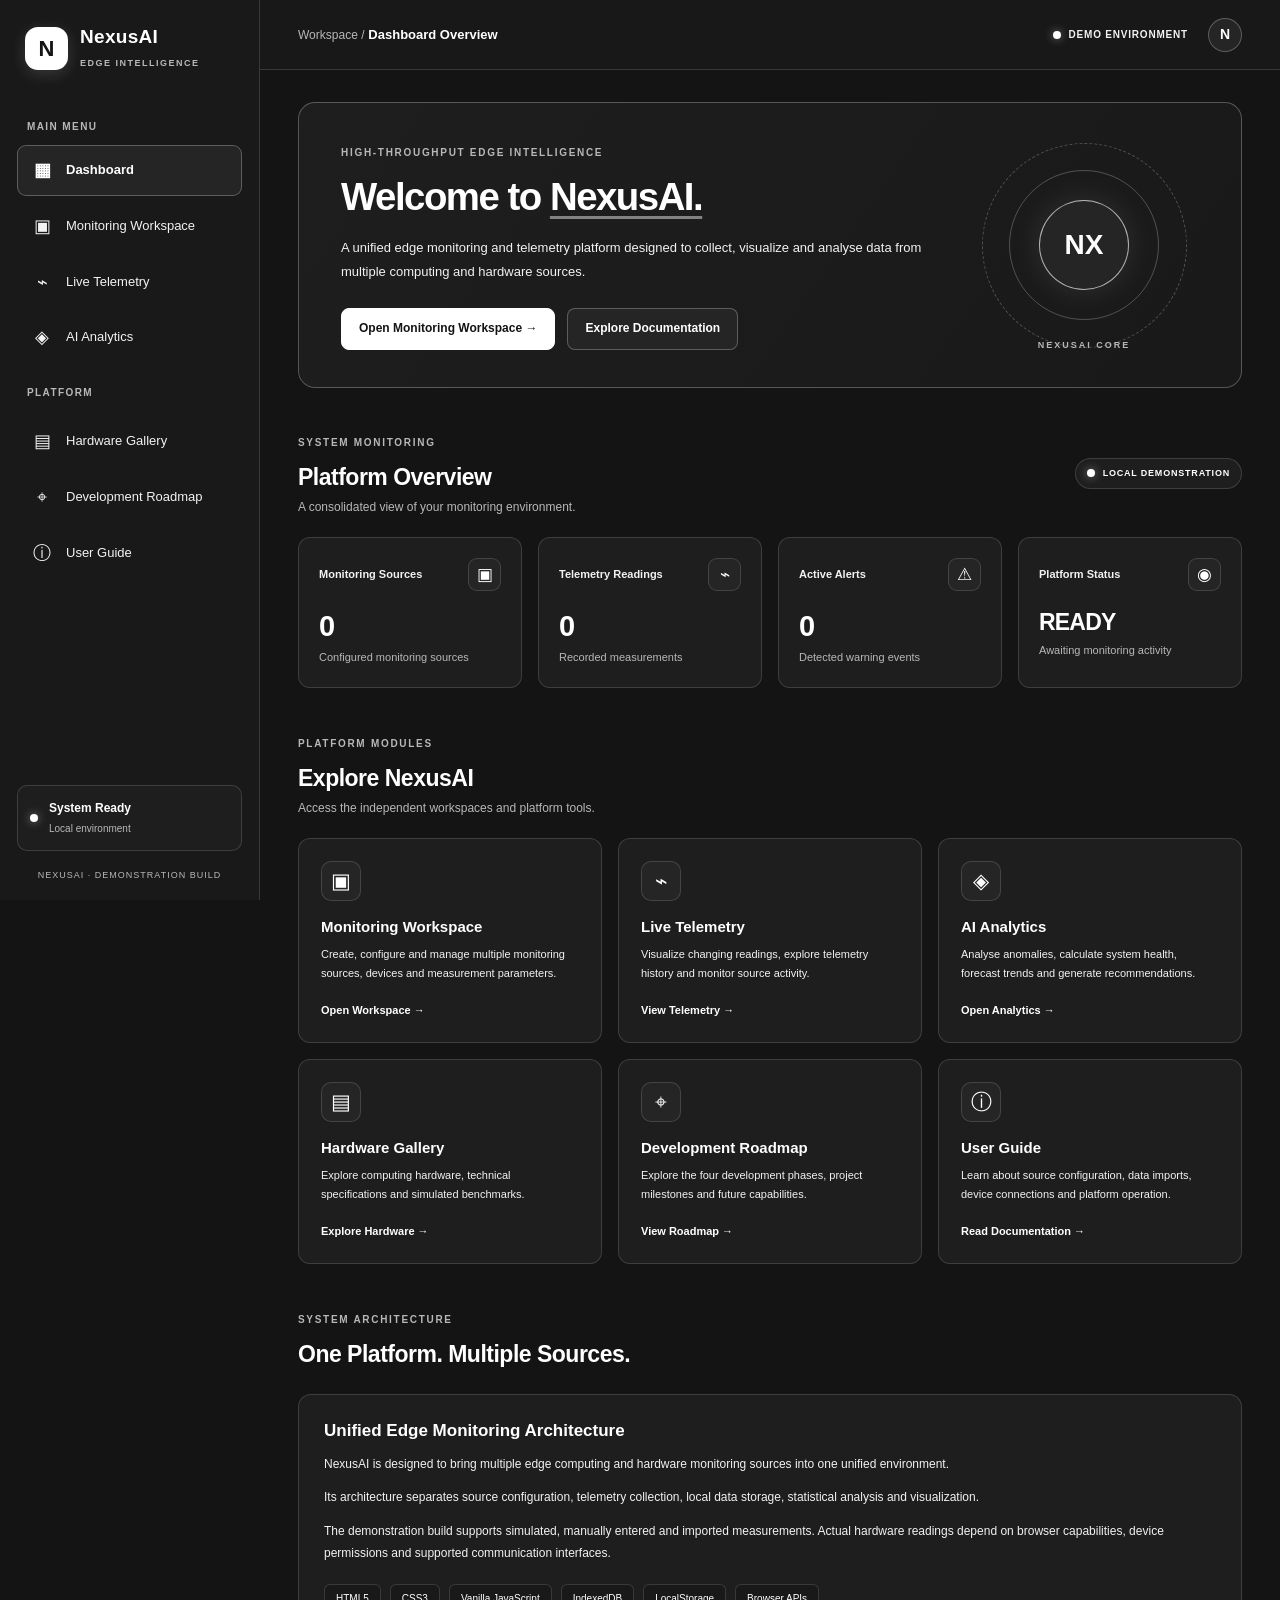
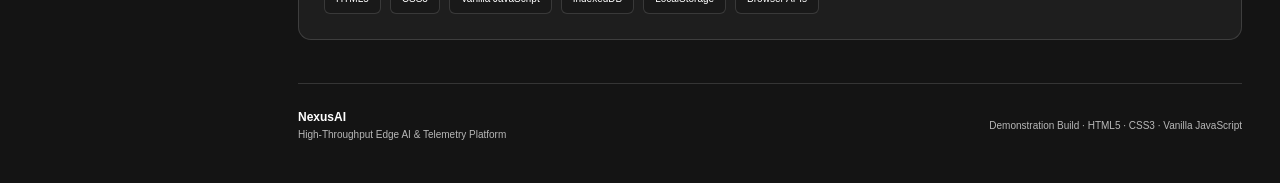
<file: index.html>
<!DOCTYPE html>
<html lang="en">
<head>
    <meta charset="UTF-8">
    <meta name="viewport" content="width=device-width, initial-scale=1.0">
    <meta name="description" content="NexusAI - High-Throughput Edge AI and Telemetry Platform">
    <meta name="theme-color" content="#070b14">

    <title>NexusAI | System Dashboard</title>

    <link rel="stylesheet" href="css/variables.css">
    <link rel="stylesheet" href="css/base.css">
</head>

<body>

<div class="app-layout">

    <!-- SIDEBAR -->

    <aside class="sidebar" id="sidebar">

        <div class="brand">
            <div class="brand-logo">N</div>

            <div class="brand-info">
                <h2>NexusAI</h2>
                <span>EDGE INTELLIGENCE</span>
            </div>
        </div>

        <div class="sidebar-label">MAIN MENU</div>

        <nav class="sidebar-nav">

            <a href="index.html" class="nav-link active" aria-current="page">
                <span class="nav-icon">▦</span>
                <span>Dashboard</span>
            </a>

            <a href="pages/workspace.html" class="nav-link">
                <span class="nav-icon">▣</span>
                <span>Monitoring Workspace</span>
            </a>

            <a href="pages/telemetry.html" class="nav-link">
                <span class="nav-icon">⌁</span>
                <span>Live Telemetry</span>
            </a>

            <a href="pages/ai-analytics.html" class="nav-link">
                <span class="nav-icon">◈</span>
                <span>AI Analytics</span>
            </a>

            <div class="sidebar-label">PLATFORM</div>

            <a href="pages/hardware.html" class="nav-link">
                <span class="nav-icon">▤</span>
                <span>Hardware Gallery</span>
            </a>

            <a href="pages/roadmap.html" class="nav-link">
                <span class="nav-icon">⌖</span>
                <span>Development Roadmap</span>
            </a>

            <a href="pages/user-guide.html" class="nav-link">
                <span class="nav-icon">ⓘ</span>
                <span>User Guide</span>
            </a>

        </nav>

        <div class="sidebar-bottom">

            <div class="system-status">
                <span class="status-dot"></span>

                <div>
                    <strong>System Ready</strong>
                    <small>Local environment</small>
                </div>
            </div>

            <div class="sidebar-version">
                NEXUSAI · DEMONSTRATION BUILD
            </div>

        </div>

    </aside>


    <!-- MAIN CONTENT -->

    <main class="main-content" id="main-content">

        <!-- TOPBAR -->

        <header class="topbar">

            <div class="topbar-left">
                <div>
                    <span class="breadcrumb">Workspace /</span>
                    <strong>Dashboard Overview</strong>
                </div>
            </div>

            <div class="topbar-right">

                <span class="environment-label">
                    <span class="status-dot"></span>
                    DEMO ENVIRONMENT
                </span>

                <div class="user-avatar" title="NexusAI User">N</div>

            </div>

        </header>


        <!-- PAGE CONTENT -->

        <div class="page-container">

            <!-- WELCOME SECTION -->

            <section class="welcome-section">

                <div class="welcome-content">

                    <span class="eyebrow">
                        HIGH-THROUGHPUT EDGE INTELLIGENCE
                    </span>

                    <h1>
                        Welcome to <span class="accent-text">NexusAI.</span>
                    </h1>

                    <p>
                        A unified edge monitoring and telemetry platform
                        designed to collect, visualize and analyse data
                        from multiple computing and hardware sources.
                    </p>

                    <div class="welcome-actions">

                        <a href="pages/workspace.html" class="btn btn-primary">
                            Open Monitoring Workspace →
                        </a>

                        <a href="pages/user-guide.html" class="btn btn-secondary">
                            Explore Documentation
                        </a>

                    </div>

                </div>

                <div class="welcome-visual">

                    <div class="visual-orbit orbit-one"></div>
                    <div class="visual-orbit orbit-two"></div>

                    <div class="visual-core">
                        NX
                    </div>

                    <div class="visual-caption">
                        NEXUSAI CORE
                    </div>

                </div>

            </section>


            <!-- SYSTEM OVERVIEW -->

            <section class="overview-section">

                <div class="section-heading">

                    <div>
                        <span class="eyebrow">SYSTEM MONITORING</span>

                        <h2>Platform Overview</h2>

                        <p>
                            A consolidated view of your monitoring environment.
                        </p>
                    </div>

                    <span class="live-indicator">
                        <span class="status-dot"></span>
                        LOCAL DEMONSTRATION
                    </span>

                </div>


                <div class="stats-grid">

                    <article class="stat-card">

                        <div class="stat-top">
                            <span class="stat-label">
                                Monitoring Sources
                            </span>

                            <span class="stat-icon">▣</span>
                        </div>

                        <h3 id="overview-source-count">0</h3>

                        <p>Configured monitoring sources</p>

                    </article>


                    <article class="stat-card">

                        <div class="stat-top">
                            <span class="stat-label">
                                Telemetry Readings
                            </span>

                            <span class="stat-icon">⌁</span>
                        </div>

                        <h3 id="overview-reading-count">0</h3>

                        <p>Recorded measurements</p>

                    </article>


                    <article class="stat-card">

                        <div class="stat-top">
                            <span class="stat-label">
                                Active Alerts
                            </span>

                            <span class="stat-icon">⚠</span>
                        </div>

                        <h3 id="overview-alert-count">0</h3>

                        <p>Detected warning events</p>

                    </article>


                    <article class="stat-card">

                        <div class="stat-top">
                            <span class="stat-label">
                                Platform Status
                            </span>

                            <span class="stat-icon">◉</span>
                        </div>

                        <h3 class="status-nominal" id="overview-platform-status">
                            READY
                        </h3>

                        <p id="overview-platform-description">
                            Awaiting monitoring activity
                        </p>

                    </article>

                </div>

            </section>


            <!-- PLATFORM MODULES -->

            <section class="quick-access-section">

                <div class="section-heading">

                    <div>
                        <span class="eyebrow">PLATFORM MODULES</span>

                        <h2>Explore NexusAI</h2>

                        <p>
                            Access the independent workspaces and platform tools.
                        </p>
                    </div>

                </div>


                <div class="modules-grid">

                    <a href="pages/workspace.html" class="module-card">

                        <div class="module-icon">▣</div>

                        <h3>Monitoring Workspace</h3>

                        <p>
                            Create, configure and manage multiple monitoring
                            sources, devices and measurement parameters.
                        </p>

                        <span class="module-link">
                            Open Workspace →
                        </span>

                    </a>


                    <a href="pages/telemetry.html" class="module-card">

                        <div class="module-icon">⌁</div>

                        <h3>Live Telemetry</h3>

                        <p>
                            Visualize changing readings, explore telemetry
                            history and monitor source activity.
                        </p>

                        <span class="module-link">
                            View Telemetry →
                        </span>

                    </a>


                    <a href="pages/ai-analytics.html" class="module-card">

                        <div class="module-icon">◈</div>

                        <h3>AI Analytics</h3>

                        <p>
                            Analyse anomalies, calculate system health,
                            forecast trends and generate recommendations.
                        </p>

                        <span class="module-link">
                            Open Analytics →
                        </span>

                    </a>


                    <a href="pages/hardware.html" class="module-card">

                        <div class="module-icon">▤</div>

                        <h3>Hardware Gallery</h3>

                        <p>
                            Explore computing hardware, technical
                            specifications and simulated benchmarks.
                        </p>

                        <span class="module-link">
                            Explore Hardware →
                        </span>

                    </a>


                    <a href="pages/roadmap.html" class="module-card">

                        <div class="module-icon">⌖</div>

                        <h3>Development Roadmap</h3>

                        <p>
                            Explore the four development phases,
                            project milestones and future capabilities.
                        </p>

                        <span class="module-link">
                            View Roadmap →
                        </span>

                    </a>


                    <a href="pages/user-guide.html" class="module-card">

                        <div class="module-icon">ⓘ</div>

                        <h3>User Guide</h3>

                        <p>
                            Learn about source configuration, data imports,
                            device connections and platform operation.
                        </p>

                        <span class="module-link">
                            Read Documentation →
                        </span>

                    </a>

                </div>

            </section>


            <!-- ARCHITECTURE INFORMATION -->

            <section class="platform-info-section">

                <div class="section-heading">

                    <div>
                        <span class="eyebrow">SYSTEM ARCHITECTURE</span>

                        <h2>One Platform. Multiple Sources.</h2>
                    </div>

                </div>


                <div class="info-panel">

                    <div class="info-panel-content">

                        <h3>Unified Edge Monitoring Architecture</h3>

                        <p>
                            NexusAI is designed to bring multiple edge
                            computing and hardware monitoring sources
                            into one unified environment.
                        </p>

                        <p>
                            Its architecture separates source configuration,
                            telemetry collection, local data storage,
                            statistical analysis and visualization.
                        </p>

                        <p>
                            The demonstration build supports simulated,
                            manually entered and imported measurements.
                            Actual hardware readings depend on browser
                            capabilities, device permissions and supported
                            communication interfaces.
                        </p>

                    </div>


                    <div class="architecture-tags">

                        <span>HTML5</span>
                        <span>CSS3</span>
                        <span>Vanilla JavaScript</span>
                        <span>IndexedDB</span>
                        <span>LocalStorage</span>
                        <span>Browser APIs</span>

                    </div>

                </div>

            </section>


            <!-- FOOTER -->

            <footer class="main-footer">

                <div>
                    <strong>NexusAI</strong>

                    <span>
                        High-Throughput Edge AI & Telemetry Platform
                    </span>
                </div>

                <p>
                    Demonstration Build · HTML5 · CSS3 · Vanilla JavaScript
                </p>

            </footer>


        </div>

    </main>

</div>


<!-- NEXUSAI APPLICATION SCRIPTS -->

<script src="js/storage.js"></script>
<script src="js/data-manager.js"></script>
<script src="js/main.js"></script>

</body>
</html>
</file>
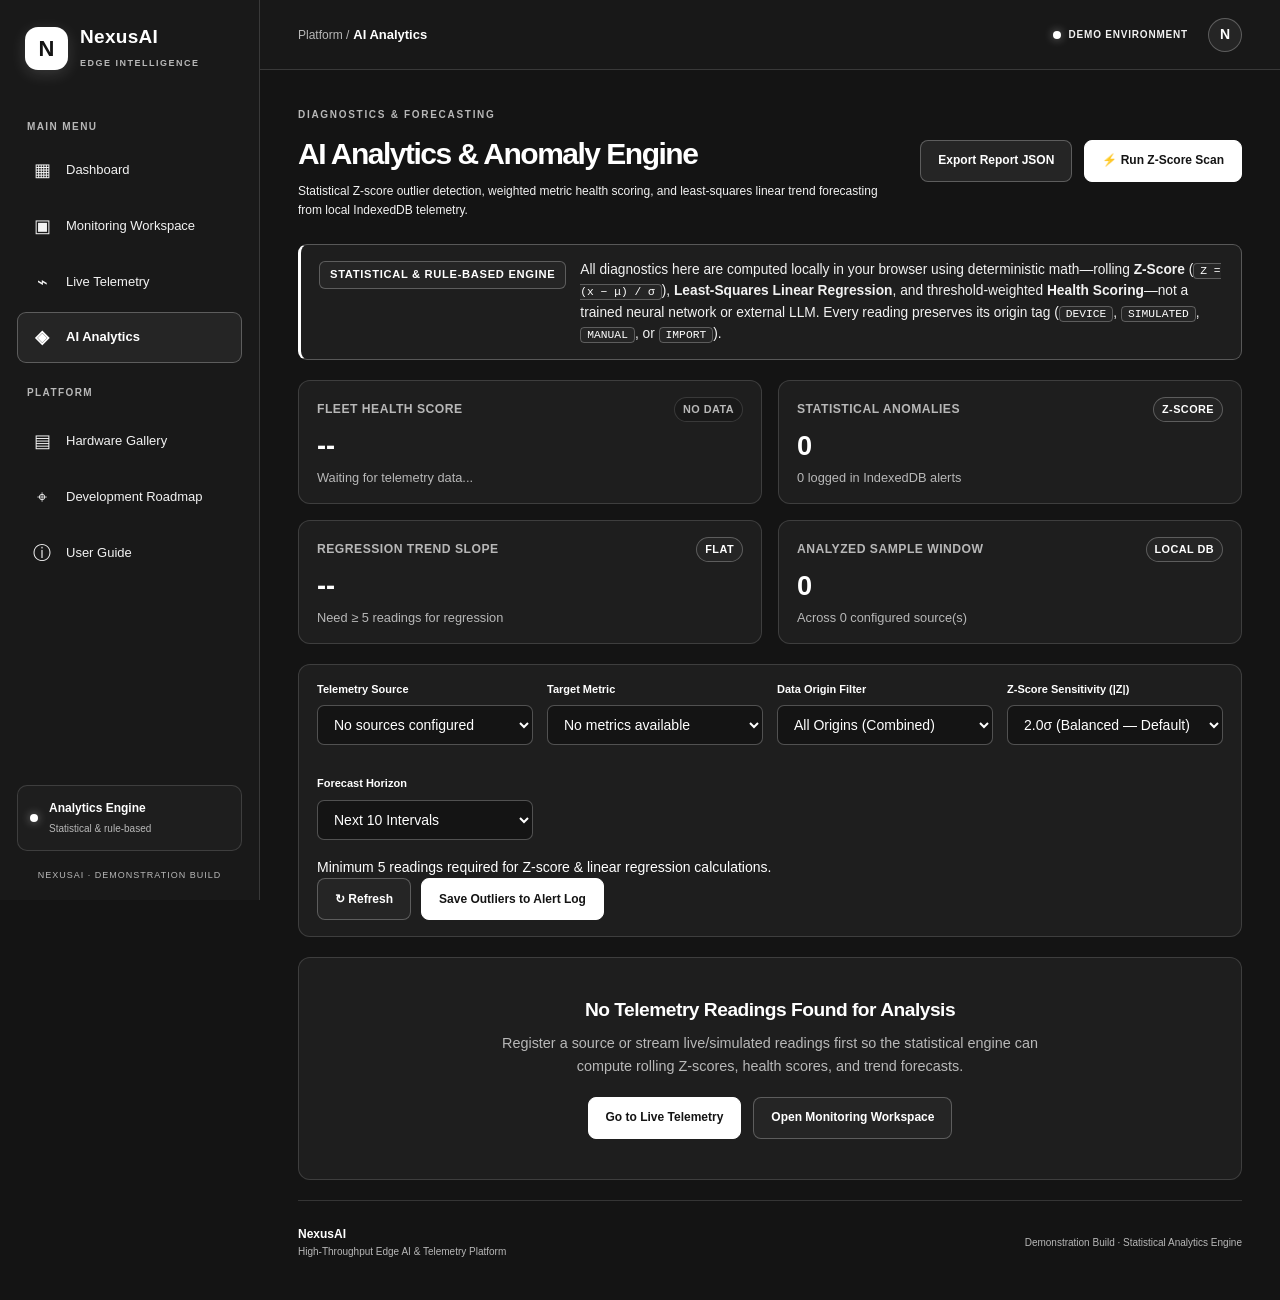
<file: pages/ai-analytics.html>
<!DOCTYPE html>
<html lang="en">
<head>
    <meta charset="UTF-8">
    <meta name="viewport" content="width=device-width, initial-scale=1.0">
    <meta name="description" content="NexusAI AI Analytics — statistical Z-score anomaly detection, health scoring, linear regression forecasting, and rule-based optimization.">
    <meta name="theme-color" content="#070b14">
    <title>AI Analytics | NexusAI</title>

    <link rel="stylesheet" href="../css/variables.css">
    <link rel="stylesheet" href="../css/base.css">
    <link rel="stylesheet" href="../css/analytics.css">
</head>

<body>

<div class="app-layout">

    <!-- SIDEBAR -->
    <aside class="sidebar" id="sidebar">

        <div class="brand">
            <div class="brand-logo">N</div>

            <div class="brand-info">
                <h2>NexusAI</h2>
                <span>EDGE INTELLIGENCE</span>
            </div>
        </div>

        <div class="sidebar-label">MAIN MENU</div>

        <nav class="sidebar-nav" aria-label="Main navigation">

            <a href="../index.html" class="nav-link">
                <span class="nav-icon">▦</span>
                <span>Dashboard</span>
            </a>

            <a href="workspace.html" class="nav-link">
                <span class="nav-icon">▣</span>
                <span>Monitoring Workspace</span>
            </a>

            <a href="telemetry.html" class="nav-link">
                <span class="nav-icon">⌁</span>
                <span>Live Telemetry</span>
            </a>

            <a href="ai-analytics.html" class="nav-link active" aria-current="page">
                <span class="nav-icon">◈</span>
                <span>AI Analytics</span>
            </a>

            <div class="sidebar-label">PLATFORM</div>

            <a href="hardware.html" class="nav-link">
                <span class="nav-icon">▤</span>
                <span>Hardware Gallery</span>
            </a>

            <a href="roadmap.html" class="nav-link">
                <span class="nav-icon">⌖</span>
                <span>Development Roadmap</span>
            </a>

            <a href="user-guide.html" class="nav-link">
                <span class="nav-icon">ⓘ</span>
                <span>User Guide</span>
            </a>

        </nav>

        <div class="sidebar-bottom">

            <div class="system-status">
                <span class="status-dot"></span>

                <div>
                    <strong>Analytics Engine</strong>
                    <small>Statistical &amp; rule-based</small>
                </div>
            </div>

            <div class="sidebar-version">
                NEXUSAI · DEMONSTRATION BUILD
            </div>

        </div>

    </aside>


    <!-- MAIN CONTENT -->
    <main class="main-content" id="main-content">

        <!-- TOPBAR -->
        <header class="topbar">

            <div class="topbar-left">
                <div>
                    <span class="breadcrumb">Platform /</span>
                    <strong>AI Analytics</strong>
                </div>
            </div>

            <div class="topbar-right">
                <span class="environment-label">
                    <span class="status-dot"></span>
                    DEMO ENVIRONMENT
                </span>

                <div class="user-avatar" title="NexusAI User">N</div>
            </div>

        </header>


        <!-- PAGE CONTENT -->
        <div class="page-container">

            <!-- PAGE HEADER -->
            <section class="page-header analytics-page-header">

                <div>
                    <div class="eyebrow">DIAGNOSTICS &amp; FORECASTING</div>

                    <h1>AI Analytics &amp; Anomaly Engine</h1>

                    <p>
                        Statistical Z-score outlier detection, weighted metric health scoring,
                        and least-squares linear trend forecasting from local IndexedDB telemetry.
                    </p>
                </div>

                <div class="page-header-actions">
                    <button type="button" class="btn btn-secondary" id="export-analytics-btn">
                        Export Report JSON
                    </button>

                    <button type="button" class="btn btn-primary" id="run-ai-scan-btn">
                        ⚡ Run Z-Score Scan
                    </button>
                </div>

            </section>


            <!-- TRANSPARENCY NOTICE -->
            <section class="transparency-banner" aria-label="Algorithm Transparency Notice">
                <div class="transparency-badge">STATISTICAL &amp; RULE-BASED ENGINE</div>
                <p>
                    All diagnostics here are computed locally in your browser using deterministic math—rolling
                    <strong>Z-Score</strong> (<code>Z = (x − μ) / σ</code>), <strong>Least-Squares Linear Regression</strong>,
                    and threshold-weighted <strong>Health Scoring</strong>—not a trained neural network or external LLM.
                    Every reading preserves its origin tag (<code>DEVICE</code>, <code>SIMULATED</code>, <code>MANUAL</code>, or <code>IMPORT</code>).
                </p>
            </section>


            <!-- SUMMARY KPI CARDS -->
            <section class="analytics-kpi-grid" aria-label="Analytics Summary KPIs">

                <article class="kpi-card">
                    <div class="kpi-header">
                        <span class="kpi-label">FLEET HEALTH SCORE</span>
                        <span id="kpi-health-badge" class="health-pill health-neutral">--</span>
                    </div>
                    <div id="kpi-health-score" class="kpi-value">--</div>
                    <div id="kpi-health-sub" class="kpi-sub">Waiting for telemetry data...</div>
                </article>

                <article class="kpi-card">
                    <div class="kpi-header">
                        <span class="kpi-label">STATISTICAL ANOMALIES</span>
                        <span class="kpi-tag">Z-SCORE</span>
                    </div>
                    <div id="kpi-zscore-anomalies" class="kpi-value">0</div>
                    <div id="kpi-anomalies-sub" class="kpi-sub">0 saved in IndexedDB alerts</div>
                </article>

                <article class="kpi-card">
                    <div class="kpi-header">
                        <span class="kpi-label">REGRESSION TREND SLOPE</span>
                        <span id="kpi-trend-badge" class="trend-pill">FLAT</span>
                    </div>
                    <div id="kpi-trend-direction" class="kpi-value">--</div>
                    <div id="kpi-trend-sub" class="kpi-sub">Need ≥ 5 readings for regression</div>
                </article>

                <article class="kpi-card">
                    <div class="kpi-header">
                        <span class="kpi-label">ANALYZED SAMPLE WINDOW</span>
                        <span class="kpi-tag">LOCAL DB</span>
                    </div>
                    <div id="kpi-sample-coverage" class="kpi-value">0</div>
                    <div id="kpi-sample-sub" class="kpi-sub">Across 0 active sources</div>
                </article>

            </section>


            <!-- ANALYSIS CONTROLS -->
            <section class="content-card analytics-controls-card" aria-label="Analysis Controls">

                <div class="controls-grid">

                    <div class="form-group">
                        <label for="analytics-source-select">Telemetry Source</label>
                        <select id="analytics-source-select">
                            <option value="">Loading sources...</option>
                        </select>
                    </div>

                    <div class="form-group">
                        <label for="analytics-metric-select">Target Metric</label>
                        <select id="analytics-metric-select">
                            <option value="">Select a metric...</option>
                        </select>
                    </div>

                    <div class="form-group">
                        <label for="origin-filter-select">Data Origin Filter</label>
                        <select id="origin-filter-select">
                            <option value="ALL">All Origins (Combined)</option>
                            <option value="DEVICE">DEVICE (Real Laptop / Hardware)</option>
                            <option value="SIMULATED">SIMULATED (Synthetic Stream)</option>
                            <option value="MANUAL">MANUAL (User Entered)</option>
                            <option value="IMPORT">IMPORT (CSV / JSON)</option>
                        </select>
                    </div>

                    <div class="form-group">
                        <label for="zscore-threshold-select">Z-Score Sensitivity (|Z|)</label>
                        <select id="zscore-threshold-select">
                            <option value="1.5">1.5σ (Strict — Early Warning)</option>
                            <option value="2.0" selected>2.0σ (Balanced — Default)</option>
                            <option value="2.5">2.5σ (Standard — Moderate)</option>
                            <option value="3.0">3.0σ (Conservative — Extreme Only)</option>
                        </select>
                    </div>

                    <div class="form-group">
                        <label for="forecast-steps-select">Forecast Horizon</label>
                        <select id="forecast-steps-select">
                            <option value="5">Next 5 Intervals</option>
                            <option value="10" selected>Next 10 Intervals</option>
                            <option value="15">Next 15 Intervals</option>
                        </select>
                    </div>

                </div>

                <div class="controls-actions-bar">
                    <span class="controls-hint">
                        Minimum 5 readings required for Z-score &amp; linear regression calculations.
                    </span>
                    <div class="control-actions">
                        <button type="button" id="refresh-analytics-btn" class="btn btn-secondary btn-small">
                            ↻ Refresh
                        </button>
                        <button type="button" id="sync-anomalies-btn" class="btn btn-primary btn-small">
                            Save Outliers to Alert Log
                        </button>
                    </div>
                </div>

            </section>


            <!-- EMPTY STATE -->
            <section id="analytics-empty-state" class="content-card empty-state-card" hidden>
                <div class="empty-state-content">
                    <h2>No Telemetry Readings Found for Analysis</h2>
                    <p>
                        Register a source or stream live/simulated readings first so the statistical engine
                        can compute rolling Z-scores, health scores, and trend forecasts.
                    </p>
                    <div class="empty-state-actions">
                        <a href="telemetry.html" class="btn btn-primary">Go to Live Telemetry</a>
                        <a href="workspace.html" class="btn btn-secondary">Open Monitoring Workspace</a>
                    </div>
                </div>
            </section>


            <!-- PRIMARY VISUAL & HEALTH GRID -->
            <section class="analytics-main-grid" id="analytics-main-grid">

                <!-- LINEAR REGRESSION & Z-SCORE BAND CHART -->
                <article class="content-card chart-card">

                    <div class="section-heading-row">
                        <div>
                            <h2 id="chart-title">Linear Regression &amp; Z-Score Control Band</h2>
                            <p id="chart-subtitle">
                                Plots observed samples against rolling baseline mean (μ), ±Z·σ control band, and projected trend.
                            </p>
                        </div>

                        <div class="chart-legend">
                            <span class="legend-item"><i class="dot dot-actual"></i> Actual</span>
                            <span class="legend-item"><i class="dot dot-mean"></i> Mean (μ)</span>
                            <span class="legend-item"><i class="dot dot-forecast"></i> Forecast</span>
                            <span class="legend-item"><i class="dot dot-anomaly"></i> Outlier</span>
                        </div>
                    </div>

                    <div class="chart-canvas-wrap">
                        <canvas id="analytics-chart-canvas" aria-label="Regression and Z-score anomaly chart"></canvas>
                        <div id="analytics-chart-tooltip" class="chart-tooltip" hidden></div>
                    </div>

                    <div id="regression-stats-bar" class="regression-stats-bar">
                        <div class="stat-pill">
                            <span>MEAN (μ)</span>
                            <strong id="stat-mean">--</strong>
                        </div>
                        <div class="stat-pill">
                            <span>STD DEV (σ)</span>
                            <strong id="stat-stddev">--</strong>
                        </div>
                        <div class="stat-pill">
                            <span>R² FIT</span>
                            <strong id="stat-r2">--</strong>
                        </div>
                        <div class="stat-pill">
                            <span>NEXT FORECAST</span>
                            <strong id="stat-forecast-next">--</strong>
                        </div>
                        <div class="stat-pill">
                            <span>EST. BREACH</span>
                            <strong id="stat-eta-breach">--</strong>
                        </div>
                    </div>

                </article>


                <!-- HEALTH SCORE BREAKDOWN -->
                <aside class="content-card health-card">

                    <div class="section-heading-row">
                        <div>
                            <h2>Health Score Breakdown</h2>
                            <p>Weighted from threshold compliance, volatility, and anomaly rate.</p>
                        </div>
                    </div>

                    <div id="health-breakdown-list" class="health-breakdown-list">
                        <p class="muted-placeholder">No metric diagnostics available yet.</p>
                    </div>

                </aside>

            </section>


            <!-- SECONDARY GRID: ANOMALIES TABLE + RECOMMENDATIONS & SIMULATOR -->
            <section class="analytics-secondary-grid" id="analytics-secondary-grid">

                <!-- DETECTED STATISTICAL ANOMALIES -->
                <article class="content-card anomalies-card">

                    <div class="section-heading-row">
                        <div>
                            <h2>Z-Score Anomaly Inspector</h2>
                            <p>Readings whose deviation exceeds your selected |Z| threshold.</p>
                        </div>
                        <span id="outlier-count-pill" class="badge">0 Outliers</span>
                    </div>

                    <div class="data-table-wrapper analytics-table-wrap">
                        <table class="data-table analytics-table">
                            <thead>
                                <tr>
                                    <th>TIME</th>
                                    <th>METRIC</th>
                                    <th>ORIGIN</th>
                                    <th>VALUE</th>
                                    <th>BASELINE (μ ± σ)</th>
                                    <th>Z-SCORE</th>
                                    <th>SEVERITY</th>
                                </tr>
                            </thead>
                            <tbody id="anomalies-table-body">
                                <tr>
                                    <td colspan="7" class="table-empty">
                                        Run analysis or record ≥ 5 readings to inspect outliers.
                                    </td>
                                </tr>
                            </tbody>
                        </table>
                    </div>

                </article>


                <!-- RECOMMENDATIONS & WHAT-IF SIMULATOR -->
                <article class="content-card recommendations-card">

                    <div class="section-heading-row">
                        <div>
                            <h2>Optimization Recommendations</h2>
                            <p>Deterministic rules derived from slope, volatility, and threshold headroom.</p>
                        </div>
                    </div>

                    <div id="recommendations-list" class="recommendations-list">
                        <p class="muted-placeholder">Recommendations appear once telemetry is evaluated.</p>
                    </div>

                    <div class="simulator-box">
                        <div class="simulator-header">
                            <h3>What-If Threshold Sensitivity Preview</h3>
                            <span class="simulator-note">Read-only (does not alter stored metrics)</span>
                        </div>

                        <div class="simulator-controls">
                            <label class="sim-field">
                                <span>Warning Headroom: <strong id="sim-headroom-label">100%</strong></span>
                                <input type="range" id="sim-threshold-slider" min="70" max="130" step="5" value="100">
                            </label>

                            <label class="sim-field">
                                <span>Window Size: <strong id="sim-window-label">Last 40 samples</strong></span>
                                <input type="range" id="sim-window-slider" min="10" max="100" step="10" value="40">
                            </label>
                        </div>

                        <div id="scenario-impact-output" class="scenario-impact-output">
                            Adjust sliders to preview projected warning rate and alert volume.
                        </div>
                    </div>

                </article>

            </section>


            <!-- FOOTER -->
            <footer class="main-footer">
                <div>
                    <strong>NexusAI</strong>
                    <span>High-Throughput Edge AI &amp; Telemetry Platform</span>
                </div>
                <p>Demonstration Build · Statistical Analytics Engine</p>
            </footer>

        </div>

    </main>

</div>

<div id="analytics-toast" class="analytics-toast" role="status" aria-live="polite" hidden></div>

<script src="../js/storage.js" defer></script>
<script src="../js/data-manager.js" defer></script>
<script src="../js/ai-engine.js" defer></script>

</body>
</html>
</file>
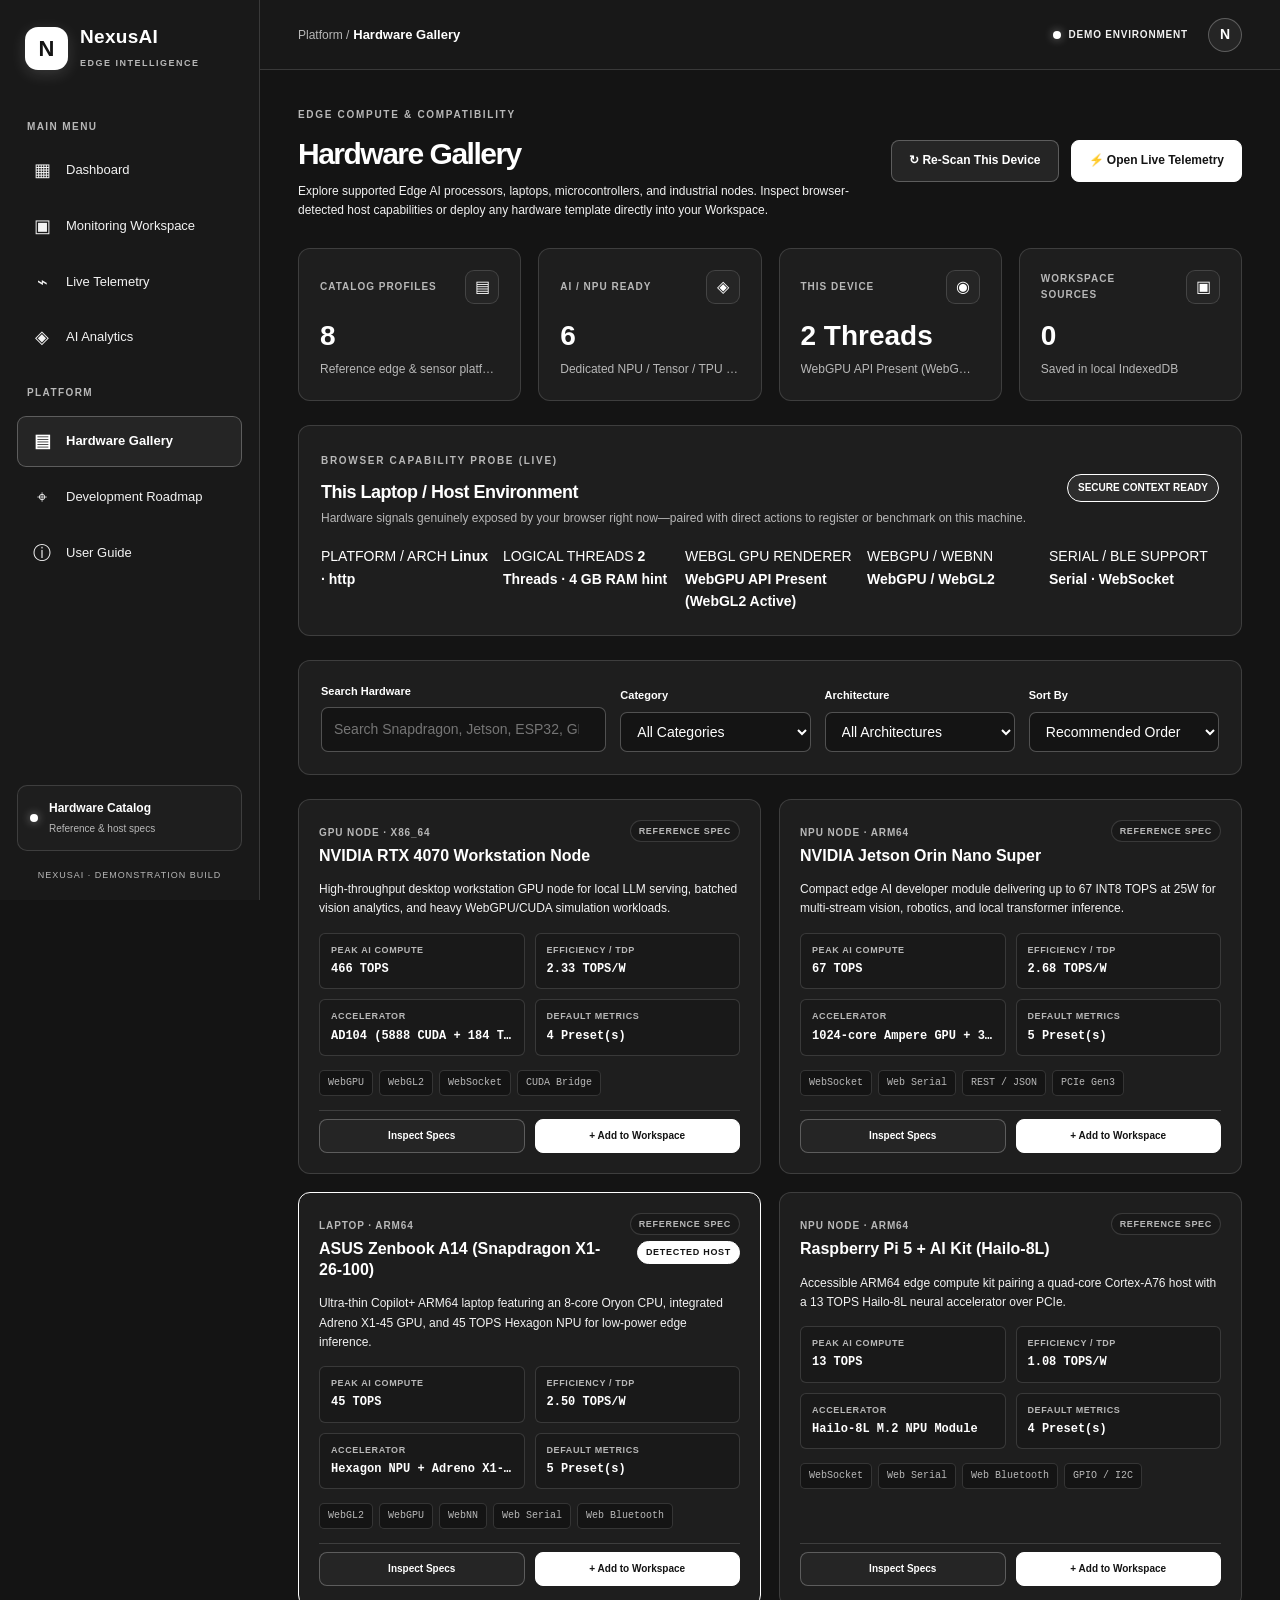
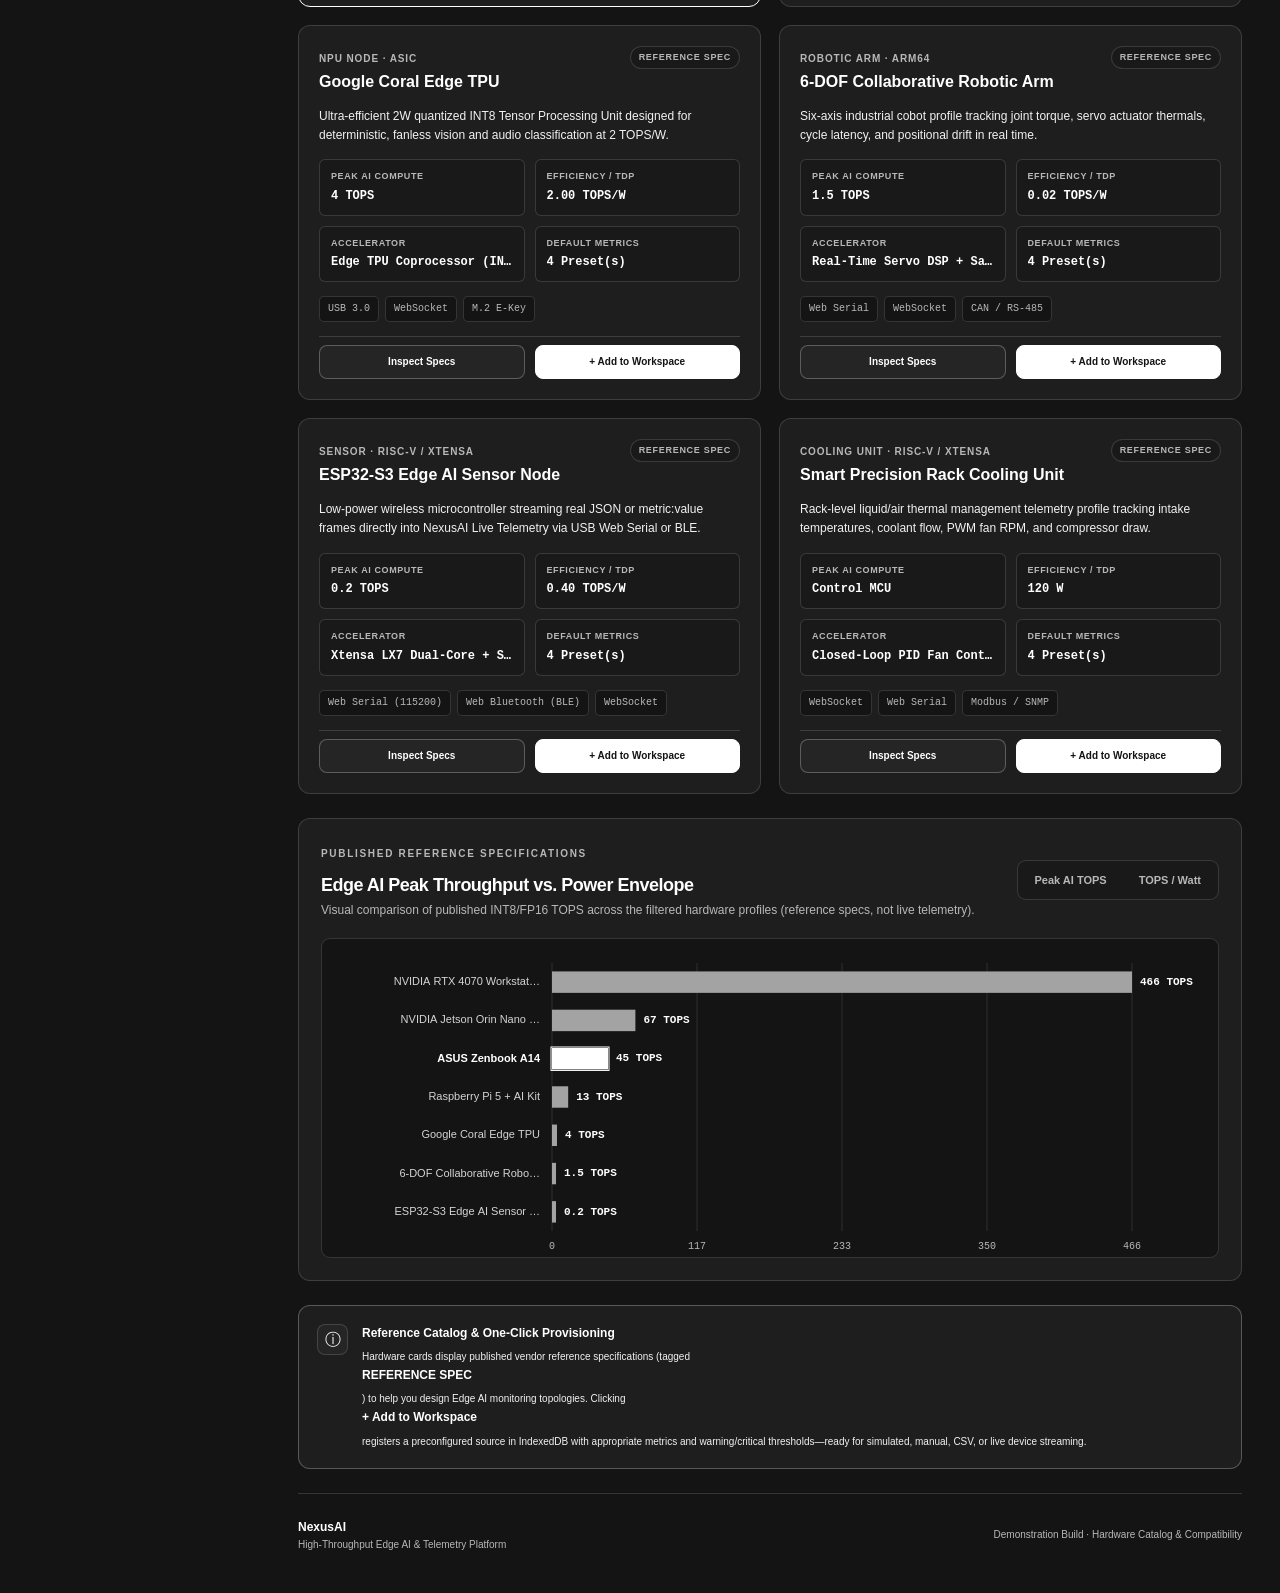
<file: pages/hardware.html>
<!DOCTYPE html>
<html lang="en">
<head>
    <meta charset="UTF-8">
    <meta name="viewport" content="width=device-width, initial-scale=1.0">
    <meta name="description" content="NexusAI Hardware Gallery — explore edge AI accelerators, laptops, microcontrollers, robotic nodes, and deploy preconfigured monitoring profiles.">
    <meta name="theme-color" content="#070b14">
    <title>Hardware Gallery | NexusAI</title>

    <link rel="stylesheet" href="../css/variables.css">
    <link rel="stylesheet" href="../css/base.css">
    <link rel="stylesheet" href="../css/hardware.css">
</head>

<body>

<div class="app-layout">

    <!-- SIDEBAR -->
    <aside class="sidebar" id="sidebar">

        <div class="brand">
            <div class="brand-logo">N</div>

            <div class="brand-info">
                <h2>NexusAI</h2>
                <span>EDGE INTELLIGENCE</span>
            </div>
        </div>

        <div class="sidebar-label">MAIN MENU</div>

        <nav class="sidebar-nav" aria-label="Main navigation">

            <a href="../index.html" class="nav-link">
                <span class="nav-icon">▦</span>
                <span>Dashboard</span>
            </a>

            <a href="workspace.html" class="nav-link">
                <span class="nav-icon">▣</span>
                <span>Monitoring Workspace</span>
            </a>

            <a href="telemetry.html" class="nav-link">
                <span class="nav-icon">⌁</span>
                <span>Live Telemetry</span>
            </a>

            <a href="ai-analytics.html" class="nav-link">
                <span class="nav-icon">◈</span>
                <span>AI Analytics</span>
            </a>

            <div class="sidebar-label">PLATFORM</div>

            <a href="hardware.html" class="nav-link active" aria-current="page">
                <span class="nav-icon">▤</span>
                <span>Hardware Gallery</span>
            </a>

            <a href="roadmap.html" class="nav-link">
                <span class="nav-icon">⌖</span>
                <span>Development Roadmap</span>
            </a>

            <a href="user-guide.html" class="nav-link">
                <span class="nav-icon">ⓘ</span>
                <span>User Guide</span>
            </a>

        </nav>

        <div class="sidebar-bottom">

            <div class="system-status">
                <span class="status-dot"></span>

                <div>
                    <strong>Hardware Catalog</strong>
                    <small>Reference &amp; host specs</small>
                </div>
            </div>

            <div class="sidebar-version">
                NEXUSAI · DEMONSTRATION BUILD
            </div>

        </div>

    </aside>


    <!-- MAIN CONTENT -->
    <main class="main-content" id="main-content">

        <!-- TOPBAR -->
        <header class="topbar">

            <div class="topbar-left">
                <div>
                    <span class="breadcrumb">Platform /</span>
                    <strong>Hardware Gallery</strong>
                </div>
            </div>

            <div class="topbar-right">
                <span class="environment-label">
                    <span class="status-dot"></span>
                    DEMO ENVIRONMENT
                </span>

                <div class="user-avatar" title="NexusAI User">N</div>
            </div>

        </header>


        <!-- PAGE CONTENT -->
        <div class="page-container">

            <!-- PAGE HEADER -->
            <section class="page-header hardware-page-header">

                <div>
                    <div class="eyebrow">EDGE COMPUTE &amp; COMPATIBILITY</div>

                    <h1>Hardware Gallery</h1>

                    <p>
                        Explore supported Edge AI processors, laptops, microcontrollers, and industrial nodes.
                        Inspect browser-detected host capabilities or deploy any hardware template directly into your Workspace.
                    </p>
                </div>

                <div class="page-header-actions">
                    <button type="button" class="btn btn-secondary" id="hw-detect-btn">
                        ↻ Re-Scan This Device
                    </button>

                    <a href="telemetry.html" class="btn btn-primary">
                        ⚡ Open Live Telemetry
                    </a>
                </div>

            </section>


            <!-- KPI SUMMARY CARDS -->
            <section class="hardware-summary-grid" aria-label="Hardware Catalog Summary">

                <article class="hw-summary-card">
                    <div class="summary-card-top">
                        <span class="summary-label">CATALOG PROFILES</span>
                        <span class="summary-icon">▤</span>
                    </div>
                    <div class="summary-value" id="hw-total-profiles">0</div>
                    <div class="summary-description">Reference edge &amp; sensor platforms</div>
                </article>

                <article class="hw-summary-card">
                    <div class="summary-card-top">
                        <span class="summary-label">AI / NPU READY</span>
                        <span class="summary-icon">◈</span>
                    </div>
                    <div class="summary-value" id="hw-npu-count">0</div>
                    <div class="summary-description">Dedicated NPU / Tensor / TPU nodes</div>
                </article>

                <article class="hw-summary-card">
                    <div class="summary-card-top">
                        <span class="summary-label">THIS DEVICE</span>
                        <span class="summary-icon">◉</span>
                    </div>
                    <div class="summary-value" id="hw-host-threads">--</div>
                    <div class="summary-description" id="hw-host-gpu-short">Detecting browser capabilities...</div>
                </article>

                <article class="hw-summary-card">
                    <div class="summary-card-top">
                        <span class="summary-label">WORKSPACE SOURCES</span>
                        <span class="summary-icon">▣</span>
                    </div>
                    <div class="summary-value" id="hw-registered-count">0</div>
                    <div class="summary-description">Saved in local IndexedDB</div>
                </article>

            </section>


            <!-- LIVE DETECTED HOST PROFILE -->
            <section class="content-card host-profile-card" aria-label="Detected Host Hardware">

                <div class="section-heading-row">
                    <div>
                        <div class="eyebrow">BROWSER CAPABILITY PROBE (LIVE)</div>
                        <h2>This Laptop / Host Environment</h2>
                        <p>
                            Hardware signals genuinely exposed by your browser right now—paired with direct actions to register or benchmark on this machine.
                        </p>
                    </div>

                    <span class="badge connected" id="hw-context-badge">CHECKING</span>
                </div>

                <div class="host-probe-grid">
                    <div class="host-probe-box">
                        <span>PLATFORM / ARCH</span>
                        <strong id="hw-probe-platform">--</strong>
                    </div>
                    <div class="host-probe-box">
                        <span>LOGICAL THREADS</span>
                        <strong id="hw-probe-cores">--</strong>
                    </div>
                    <div class="host-probe-box">
                        <span>WEBGL GPU RENDERER</span>
                        <strong id="hw-probe-gpu">--</strong>
                    </div>
                    <div class="host-probe-box">
                        <span>WEBGPU / WEBNN</span>
                        <strong id="hw-probe-ai">--</strong>
                    </div>
                    <div class="host-probe-box">
                        <span>SERIAL / BLE SUPPORT</span>
                        <strong id="hw-probe-io">--</strong>
                    </div>
                </div>

            </section>


            <!-- CATALOG FILTER BAR -->
            <section class="content-card hw-filter-card" aria-label="Hardware Filter Controls">

                <div class="hw-filters-grid">

                    <div class="form-group">
                        <label for="hw-search-input">Search Hardware</label>
                        <input
                            type="search"
                            id="hw-search-input"
                            placeholder="Search Snapdragon, Jetson, ESP32, GPU..."
                        >
                    </div>

                    <div class="form-group">
                        <label for="hw-category-filter">Category</label>
                        <select id="hw-category-filter">
                            <option value="all">All Categories</option>
                            <option value="Laptop">Laptop / Edge PC</option>
                            <option value="NPU Node">NPU / AI Accelerator</option>
                            <option value="GPU Node">GPU Node</option>
                            <option value="Sensor">Microcontroller / Sensor</option>
                            <option value="Robotic Arm">Robotic System</option>
                            <option value="Cooling Unit">Cooling System</option>
                        </select>
                    </div>

                    <div class="form-group">
                        <label for="hw-arch-filter">Architecture</label>
                        <select id="hw-arch-filter">
                            <option value="all">All Architectures</option>
                            <option value="ARM64">ARM64</option>
                            <option value="x64">x64</option>
                            <option value="Other">MCU / Embedded</option>
                        </select>
                    </div>

                    <div class="form-group">
                        <label for="hw-sort-select">Sort By</label>
                        <select id="hw-sort-select">
                            <option value="featured">Recommended Order</option>
                            <option value="tops-desc">Peak AI TOPS (High → Low)</option>
                            <option value="tdp-asc">Power Draw (Low → High)</option>
                            <option value="name-asc">Name (A → Z)</option>
                        </select>
                    </div>

                </div>

            </section>


            <!-- HARDWARE CATALOG GRID -->
            <section class="hardware-catalog-grid" id="hardware-catalog-grid" aria-label="Hardware Profiles">
                <!-- Populated by js/gallery.js -->
            </section>


            <!-- REFERENCE BENCHMARK COMPARISON CHART -->
            <section class="content-card hw-chart-card" aria-label="Reference Throughput Comparison">

                <div class="section-heading-row">
                    <div>
                        <div class="eyebrow">PUBLISHED REFERENCE SPECIFICATIONS</div>
                        <h2>Edge AI Peak Throughput vs. Power Envelope</h2>
                        <p>
                            Visual comparison of published INT8/FP16 TOPS across the filtered hardware profiles (reference specs, not live telemetry).
                        </p>
                    </div>

                    <div class="hw-chart-mode">
                        <button type="button" class="btn btn-secondary btn-small active-metric" data-chart-mode="tops">
                            Peak AI TOPS
                        </button>
                        <button type="button" class="btn btn-secondary btn-small" data-chart-mode="efficiency">
                            TOPS / Watt
                        </button>
                    </div>
                </div>

                <div class="hw-canvas-wrap">
                    <canvas id="hw-comparison-canvas" aria-label="Hardware throughput comparison chart"></canvas>
                </div>

            </section>


            <!-- TRANSPARENCY NOTICE -->
            <section class="hardware-notice">
                <div class="notice-icon">ⓘ</div>
                <div>
                    <strong>Reference Catalog &amp; One-Click Provisioning</strong>
                    <p>
                        Hardware cards display published vendor reference specifications (tagged <strong>REFERENCE SPEC</strong>)
                        to help you design Edge AI monitoring topologies. Clicking <strong>+ Add to Workspace</strong> registers a
                        preconfigured source in IndexedDB with appropriate metrics and warning/critical thresholds—ready for simulated,
                        manual, CSV, or live device streaming.
                    </p>
                </div>
            </section>


            <!-- FOOTER -->
            <footer class="main-footer">
                <div>
                    <strong>NexusAI</strong>
                    <span>High-Throughput Edge AI &amp; Telemetry Platform</span>
                </div>
                <p>Demonstration Build · Hardware Catalog &amp; Compatibility</p>
            </footer>

        </div>

    </main>

</div>


<!-- HARDWARE DETAIL MODAL -->
<dialog id="hardware-detail-dialog" class="nexus-dialog hw-dialog">

    <div class="dialog-header">
        <div>
            <span class="eyebrow" id="hw-modal-category">HARDWARE PROFILE</span>
            <h2 id="hw-modal-title">Device Specifications</h2>
        </div>

        <button
            type="button"
            class="dialog-close"
            id="hw-modal-close"
            aria-label="Close hardware details"
        >
            ×
        </button>
    </div>

    <div class="dialog-content hw-modal-body">
        <p id="hw-modal-summary" class="hw-modal-summary"></p>

        <div id="hw-modal-specs" class="hw-modal-specs"></div>

        <div class="hw-modal-section">
            <h3>Default Telemetry Metrics</h3>
            <ul id="hw-modal-metrics" class="hw-modal-metrics-list"></ul>
        </div>

        <div class="hw-modal-section">
            <h3>Compatible Interfaces</h3>
            <p id="hw-modal-interfaces" class="hw-modal-interfaces"></p>
        </div>

        <div class="hw-modal-actions">
            <button type="button" class="btn btn-secondary" id="hw-modal-cancel-btn">Close</button>
            <button type="button" class="btn btn-primary" id="hw-modal-deploy-btn">＋ Add to Workspace</button>
        </div>
    </div>

</dialog>

<div id="hardware-toast" class="hardware-toast" role="status" aria-live="polite" hidden></div>

<script src="../js/storage.js" defer></script>
<script src="../js/data-manager.js" defer></script>
<script src="../js/device-connectors.js" defer></script>
<script src="../js/gallery.js" defer></script>

</body>
</html>
</file>
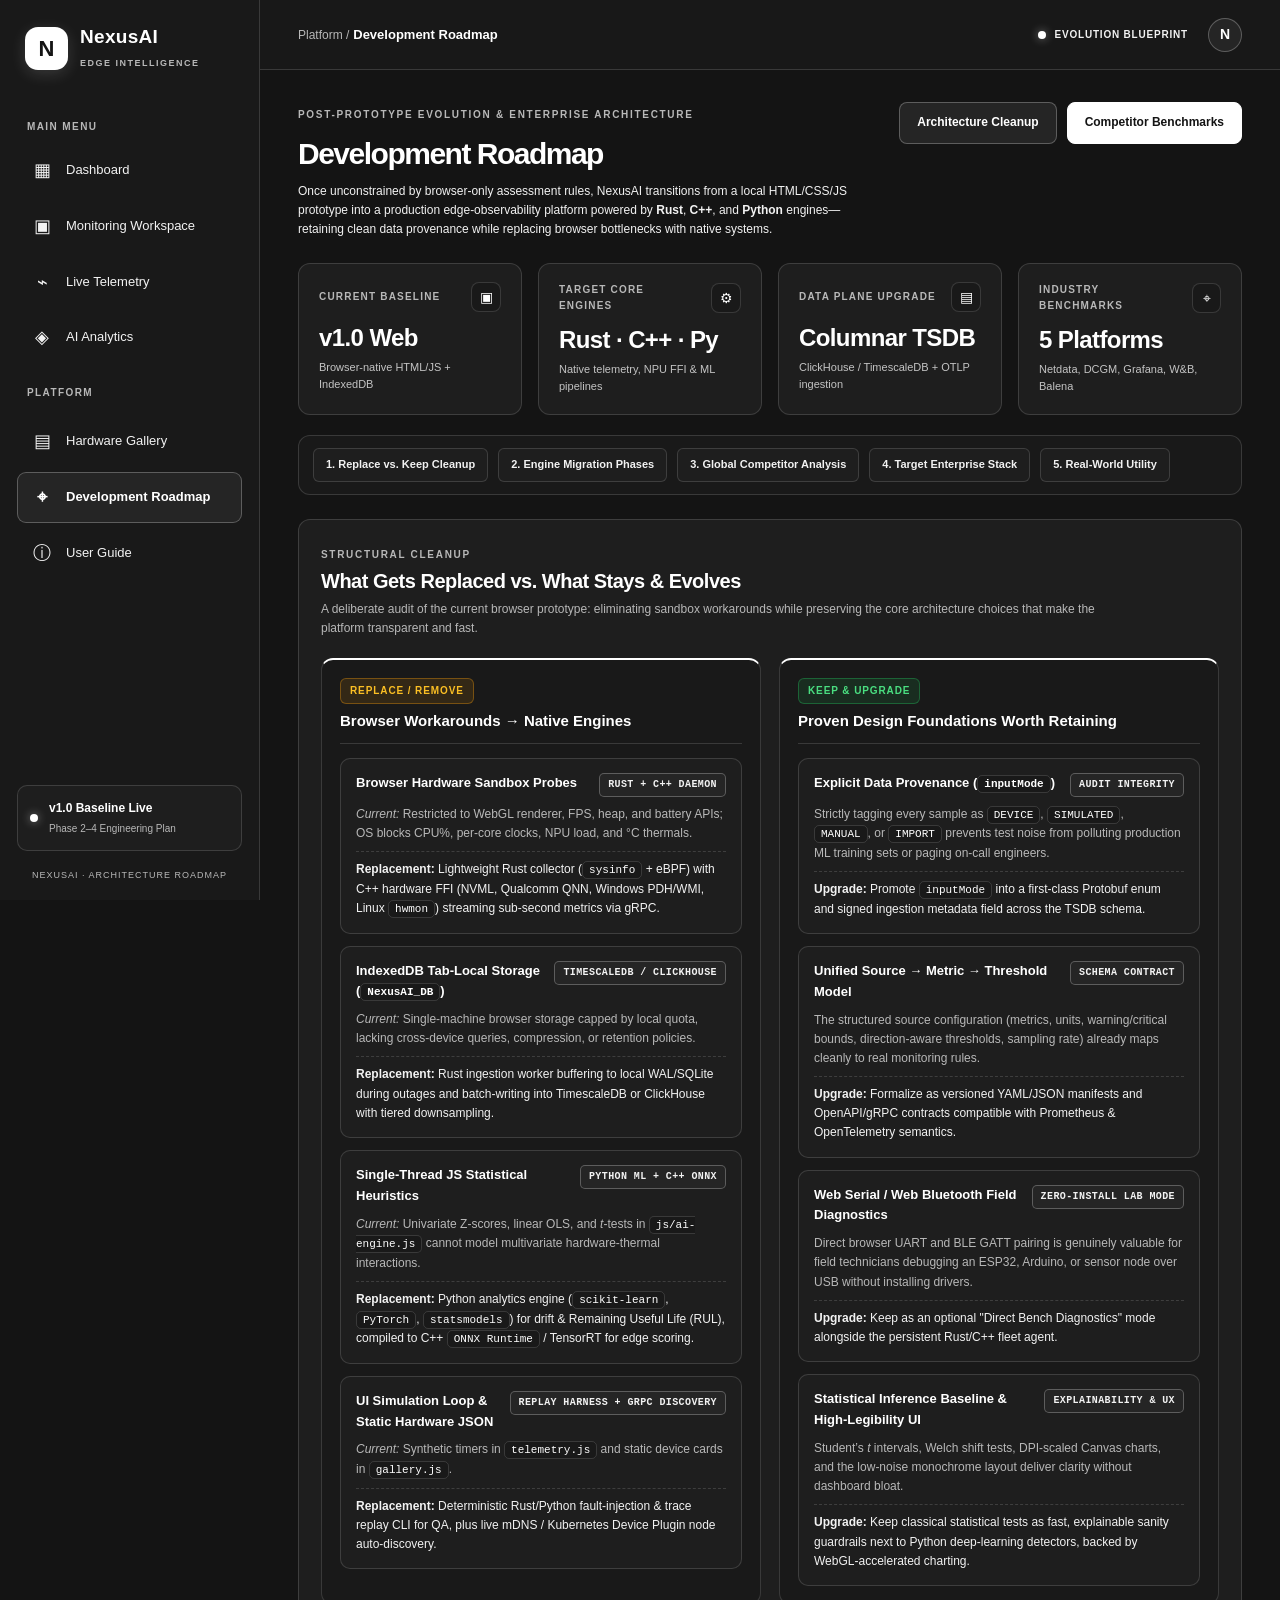
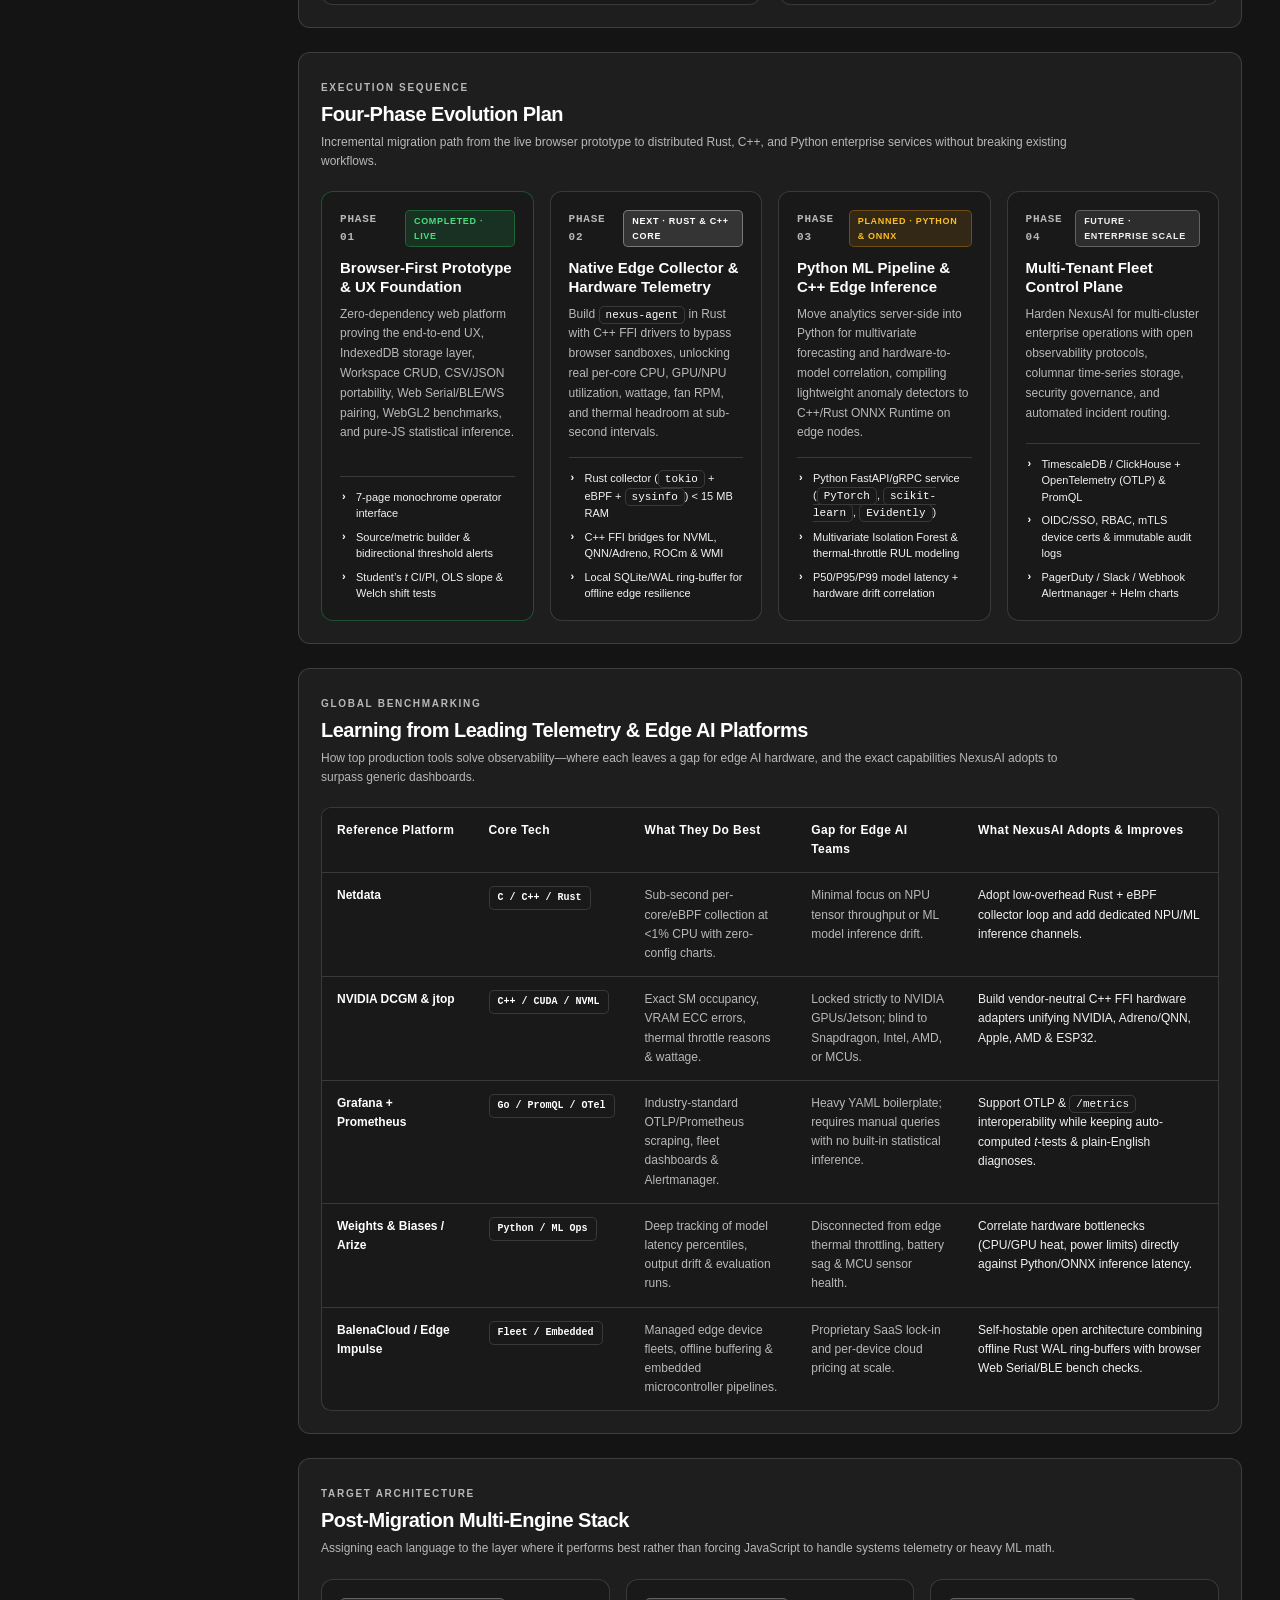
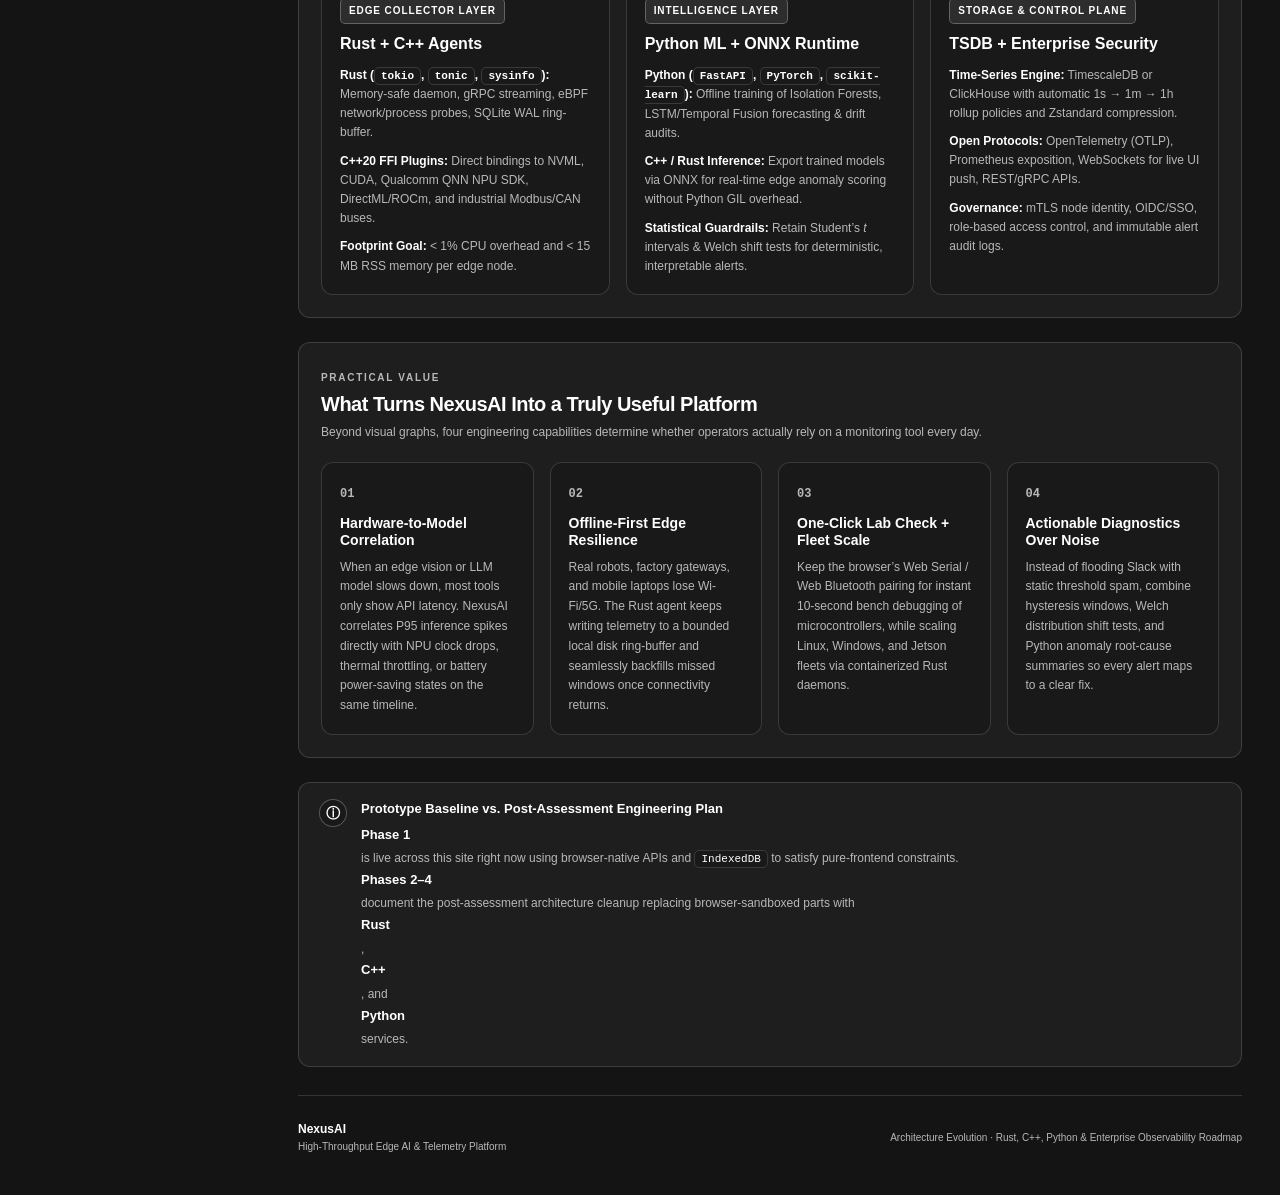
<file: pages/roadmap.html>
<!DOCTYPE html>
<html lang="en">
<head>
    <meta charset="UTF-8">
    <meta name="viewport" content="width=device-width, initial-scale=1.0">
    <meta name="description" content="NexusAI Development Roadmap — post-prototype cleanup, Rust/C++/Python engine migration, enterprise observability architecture, and global competitor benchmarks.">
    <meta name="theme-color" content="#141414">
    <title>Development Roadmap | NexusAI</title>

    <link rel="stylesheet" href="../css/variables.css">
    <link rel="stylesheet" href="../css/base.css">
    <link rel="stylesheet" href="../css/roadmap.css">
</head>

<body>

<div class="app-layout">

    <!-- SIDEBAR -->
    <aside class="sidebar" id="sidebar">

        <div class="brand">
            <div class="brand-logo">N</div>

            <div class="brand-info">
                <h2>NexusAI</h2>
                <span>EDGE INTELLIGENCE</span>
            </div>
        </div>

        <div class="sidebar-label">MAIN MENU</div>

        <nav class="sidebar-nav" aria-label="Main navigation">

            <a href="../index.html" class="nav-link">
                <span class="nav-icon">▦</span>
                <span>Dashboard</span>
            </a>

            <a href="workspace.html" class="nav-link">
                <span class="nav-icon">▣</span>
                <span>Monitoring Workspace</span>
            </a>

            <a href="telemetry.html" class="nav-link">
                <span class="nav-icon">⌁</span>
                <span>Live Telemetry</span>
            </a>

            <a href="ai-analytics.html" class="nav-link">
                <span class="nav-icon">◈</span>
                <span>AI Analytics</span>
            </a>

            <div class="sidebar-label">PLATFORM</div>

            <a href="hardware.html" class="nav-link">
                <span class="nav-icon">▤</span>
                <span>Hardware Gallery</span>
            </a>

            <a href="roadmap.html" class="nav-link active" aria-current="page">
                <span class="nav-icon">⌖</span>
                <span>Development Roadmap</span>
            </a>

            <a href="user-guide.html" class="nav-link">
                <span class="nav-icon">ⓘ</span>
                <span>User Guide</span>
            </a>

        </nav>

        <div class="sidebar-bottom">

            <div class="system-status">
                <span class="status-dot"></span>

                <div>
                    <strong>v1.0 Baseline Live</strong>
                    <small>Phase 2–4 Engineering Plan</small>
                </div>
            </div>

            <div class="sidebar-version">
                NEXUSAI · ARCHITECTURE ROADMAP
            </div>

        </div>

    </aside>


    <!-- MAIN CONTENT -->
    <main class="main-content" id="main-content">

        <!-- TOPBAR -->
        <header class="topbar">

            <div class="topbar-left">
                <div>
                    <span class="breadcrumb">Platform /</span>
                    <strong>Development Roadmap</strong>
                </div>
            </div>

            <div class="topbar-right">
                <span class="environment-label">
                    <span class="status-dot"></span>
                    EVOLUTION BLUEPRINT
                </span>

                <div class="user-avatar" title="NexusAI User">N</div>
            </div>

        </header>


        <!-- PAGE CONTENT -->
        <div class="page-container">

            <!-- PAGE HEADER -->
            <section class="page-header roadmap-page-header">

                <div>
                    <div class="eyebrow">POST-PROTOTYPE EVOLUTION &amp; ENTERPRISE ARCHITECTURE</div>

                    <h1>Development Roadmap</h1>

                    <p>
                        Once unconstrained by browser-only assessment rules, NexusAI transitions from a local
                        HTML/CSS/JS prototype into a production edge-observability platform powered by
                        <strong>Rust</strong>, <strong>C++</strong>, and <strong>Python</strong> engines—retaining
                        clean data provenance while replacing browser bottlenecks with native systems.
                    </p>
                </div>

                <div class="page-header-actions">
                    <a href="#cleanup-audit" class="btn btn-secondary">
                        Architecture Cleanup
                    </a>

                    <a href="#competitor-matrix" class="btn btn-primary">
                        Competitor Benchmarks
                    </a>
                </div>

            </section>


            <!-- SUMMARY KPI CARDS -->
            <section class="roadmap-kpi-grid" aria-label="Roadmap overview metrics">

                <article class="roadmap-kpi-card">
                    <div class="kpi-top">
                        <span class="kpi-label">CURRENT BASELINE</span>
                        <span class="kpi-icon">▣</span>
                    </div>
                    <div class="kpi-value">v1.0 Web</div>
                    <div class="kpi-meta">Browser-native HTML/JS + IndexedDB</div>
                </article>

                <article class="roadmap-kpi-card">
                    <div class="kpi-top">
                        <span class="kpi-label">TARGET CORE ENGINES</span>
                        <span class="kpi-icon">⚙</span>
                    </div>
                    <div class="kpi-value">Rust · C++ · Py</div>
                    <div class="kpi-meta">Native telemetry, NPU FFI &amp; ML pipelines</div>
                </article>

                <article class="roadmap-kpi-card">
                    <div class="kpi-top">
                        <span class="kpi-label">DATA PLANE UPGRADE</span>
                        <span class="kpi-icon">▤</span>
                    </div>
                    <div class="kpi-value">Columnar TSDB</div>
                    <div class="kpi-meta">ClickHouse / TimescaleDB + OTLP ingestion</div>
                </article>

                <article class="roadmap-kpi-card">
                    <div class="kpi-top">
                        <span class="kpi-label">INDUSTRY BENCHMARKS</span>
                        <span class="kpi-icon">⌖</span>
                    </div>
                    <div class="kpi-value">5 Platforms</div>
                    <div class="kpi-meta">Netdata, DCGM, Grafana, W&amp;B, Balena</div>
                </article>

            </section>


            <!-- QUICK JUMP NAV -->
            <nav class="roadmap-jump-bar" aria-label="Roadmap sections">
                <a href="#cleanup-audit" class="jump-link">1. Replace vs. Keep Cleanup</a>
                <a href="#execution-phases" class="jump-link">2. Engine Migration Phases</a>
                <a href="#competitor-matrix" class="jump-link">3. Global Competitor Analysis</a>
                <a href="#enterprise-stack" class="jump-link">4. Target Enterprise Stack</a>
                <a href="#production-utility" class="jump-link">5. Real-World Utility</a>
            </nav>


            <!-- SECTION 1: REPLACE VS KEEP CLEANUP AUDIT -->
            <section class="content-card roadmap-section" id="cleanup-audit">

                <div class="section-header-inline">
                    <div>
                        <div class="eyebrow">STRUCTURAL CLEANUP</div>
                        <h2>What Gets Replaced vs. What Stays &amp; Evolves</h2>
                        <p>
                            A deliberate audit of the current browser prototype: eliminating sandbox workarounds while
                            preserving the core architecture choices that make the platform transparent and fast.
                        </p>
                    </div>
                </div>

                <div class="cleanup-grid">

                    <!-- REPLACE COLUMN -->
                    <div class="cleanup-column replace-col">
                        <div class="column-header">
                            <span class="phase-badge replace">REPLACE / REMOVE</span>
                            <h3>Browser Workarounds &rarr; Native Engines</h3>
                        </div>

                        <ul class="cleanup-list">
                            <li class="cleanup-item">
                                <div class="cleanup-item-top">
                                    <strong>Browser Hardware Sandbox Probes</strong>
                                    <span class="engine-tag">RUST + C++ DAEMON</span>
                                </div>
                                <p>
                                    <em>Current:</em> Restricted to WebGL renderer, FPS, heap, and battery APIs; OS blocks
                                    CPU%, per-core clocks, NPU load, and °C thermals.
                                </p>
                                <p class="target-line">
                                    <strong>Replacement:</strong> Lightweight Rust collector (<code>sysinfo</code> + eBPF)
                                    with C++ hardware FFI (NVML, Qualcomm QNN, Windows PDH/WMI, Linux <code>hwmon</code>)
                                    streaming sub-second metrics via gRPC.
                                </p>
                            </li>

                            <li class="cleanup-item">
                                <div class="cleanup-item-top">
                                    <strong>IndexedDB Tab-Local Storage (<code>NexusAI_DB</code>)</strong>
                                    <span class="engine-tag">TIMESCALEDB / CLICKHOUSE</span>
                                </div>
                                <p>
                                    <em>Current:</em> Single-machine browser storage capped by local quota, lacking
                                    cross-device queries, compression, or retention policies.
                                </p>
                                <p class="target-line">
                                    <strong>Replacement:</strong> Rust ingestion worker buffering to local WAL/SQLite during
                                    outages and batch-writing into TimescaleDB or ClickHouse with tiered downsampling.
                                </p>
                            </li>

                            <li class="cleanup-item">
                                <div class="cleanup-item-top">
                                    <strong>Single-Thread JS Statistical Heuristics</strong>
                                    <span class="engine-tag">PYTHON ML + C++ ONNX</span>
                                </div>
                                <p>
                                    <em>Current:</em> Univariate Z-scores, linear OLS, and <em>t</em>-tests in
                                    <code>js/ai-engine.js</code> cannot model multivariate hardware-thermal interactions.
                                </p>
                                <p class="target-line">
                                    <strong>Replacement:</strong> Python analytics engine (<code>scikit-learn</code>,
                                    <code>PyTorch</code>, <code>statsmodels</code>) for drift &amp; Remaining Useful Life
                                    (RUL), compiled to C++ <code>ONNX Runtime</code> / TensorRT for edge scoring.
                                </p>
                            </li>

                            <li class="cleanup-item">
                                <div class="cleanup-item-top">
                                    <strong>UI Simulation Loop &amp; Static Hardware JSON</strong>
                                    <span class="engine-tag">REPLAY HARNESS + GRPC DISCOVERY</span>
                                </div>
                                <p>
                                    <em>Current:</em> Synthetic timers in <code>telemetry.js</code> and static device cards
                                    in <code>gallery.js</code>.
                                </p>
                                <p class="target-line">
                                    <strong>Replacement:</strong> Deterministic Rust/Python fault-injection &amp; trace
                                    replay CLI for QA, plus live mDNS / Kubernetes Device Plugin node auto-discovery.
                                </p>
                            </li>
                        </ul>
                    </div>

                    <!-- KEEP & UPGRADE COLUMN -->
                    <div class="cleanup-column keep-col">
                        <div class="column-header">
                            <span class="phase-badge keep">KEEP &amp; UPGRADE</span>
                            <h3>Proven Design Foundations Worth Retaining</h3>
                        </div>

                        <ul class="cleanup-list">
                            <li class="cleanup-item">
                                <div class="cleanup-item-top">
                                    <strong>Explicit Data Provenance (<code>inputMode</code>)</strong>
                                    <span class="engine-tag">AUDIT INTEGRITY</span>
                                </div>
                                <p>
                                    Strictly tagging every sample as <code>DEVICE</code>, <code>SIMULATED</code>,
                                    <code>MANUAL</code>, or <code>IMPORT</code> prevents test noise from polluting
                                    production ML training sets or paging on-call engineers.
                                </p>
                                <p class="target-line">
                                    <strong>Upgrade:</strong> Promote <code>inputMode</code> into a first-class Protobuf
                                    enum and signed ingestion metadata field across the TSDB schema.
                                </p>
                            </li>

                            <li class="cleanup-item">
                                <div class="cleanup-item-top">
                                    <strong>Unified Source &rarr; Metric &rarr; Threshold Model</strong>
                                    <span class="engine-tag">SCHEMA CONTRACT</span>
                                </div>
                                <p>
                                    The structured source configuration (metrics, units, warning/critical bounds,
                                    direction-aware thresholds, sampling rate) already maps cleanly to real monitoring rules.
                                </p>
                                <p class="target-line">
                                    <strong>Upgrade:</strong> Formalize as versioned YAML/JSON manifests and OpenAPI/gRPC
                                    contracts compatible with Prometheus &amp; OpenTelemetry semantics.
                                </p>
                            </li>

                            <li class="cleanup-item">
                                <div class="cleanup-item-top">
                                    <strong>Web Serial / Web Bluetooth Field Diagnostics</strong>
                                    <span class="engine-tag">ZERO-INSTALL LAB MODE</span>
                                </div>
                                <p>
                                    Direct browser UART and BLE GATT pairing is genuinely valuable for field technicians
                                    debugging an ESP32, Arduino, or sensor node over USB without installing drivers.
                                </p>
                                <p class="target-line">
                                    <strong>Upgrade:</strong> Keep as an optional "Direct Bench Diagnostics" mode alongside
                                    the persistent Rust/C++ fleet agent.
                                </p>
                            </li>

                            <li class="cleanup-item">
                                <div class="cleanup-item-top">
                                    <strong>Statistical Inference Baseline &amp; High-Legibility UI</strong>
                                    <span class="engine-tag">EXPLAINABILITY &amp; UX</span>
                                </div>
                                <p>
                                    Student&rsquo;s <em>t</em> intervals, Welch shift tests, DPI-scaled Canvas charts, and the
                                    low-noise monochrome layout deliver clarity without dashboard bloat.
                                </p>
                                <p class="target-line">
                                    <strong>Upgrade:</strong> Keep classical statistical tests as fast, explainable sanity
                                    guardrails next to Python deep-learning detectors, backed by WebGL-accelerated charting.
                                </p>
                            </li>
                        </ul>
                    </div>

                </div>

            </section>


            <!-- SECTION 2: PHASED MIGRATION TIMELINE -->
            <section class="content-card roadmap-section" id="execution-phases">

                <div class="section-header-inline">
                    <div>
                        <div class="eyebrow">EXECUTION SEQUENCE</div>
                        <h2>Four-Phase Evolution Plan</h2>
                        <p>
                            Incremental migration path from the live browser prototype to distributed Rust, C++, and
                            Python enterprise services without breaking existing workflows.
                        </p>
                    </div>
                </div>

                <div class="phases-grid">

                    <article class="phase-card is-completed">
                        <div class="phase-card-top">
                            <span class="phase-number">PHASE 01</span>
                            <span class="phase-status completed">COMPLETED · LIVE</span>
                        </div>
                        <h3>Browser-First Prototype &amp; UX Foundation</h3>
                        <p>
                            Zero-dependency web platform proving the end-to-end UX, IndexedDB storage layer,
                            Workspace CRUD, CSV/JSON portability, Web Serial/BLE/WS pairing, WebGL2 benchmarks,
                            and pure-JS statistical inference.
                        </p>
                        <ul class="milestone-checks">
                            <li>7-page monochrome operator interface</li>
                            <li>Source/metric builder &amp; bidirectional threshold alerts</li>
                            <li>Student&rsquo;s <em>t</em> CI/PI, OLS slope &amp; Welch shift tests</li>
                        </ul>
                    </article>

                    <article class="phase-card">
                        <div class="phase-card-top">
                            <span class="phase-number">PHASE 02</span>
                            <span class="phase-status next">NEXT · RUST &amp; C++ CORE</span>
                        </div>
                        <h3>Native Edge Collector &amp; Hardware Telemetry</h3>
                        <p>
                            Build <code>nexus-agent</code> in Rust with C++ FFI drivers to bypass browser sandboxes,
                            unlocking real per-core CPU, GPU/NPU utilization, wattage, fan RPM, and thermal headroom
                            at sub-second intervals.
                        </p>
                        <ul class="milestone-checks">
                            <li>Rust collector (<code>tokio</code> + eBPF + <code>sysinfo</code>) &lt; 15 MB RAM</li>
                            <li>C++ FFI bridges for NVML, QNN/Adreno, ROCm &amp; WMI</li>
                            <li>Local SQLite/WAL ring-buffer for offline edge resilience</li>
                        </ul>
                    </article>

                    <article class="phase-card">
                        <div class="phase-card-top">
                            <span class="phase-number">PHASE 03</span>
                            <span class="phase-status planned">PLANNED · PYTHON &amp; ONNX</span>
                        </div>
                        <h3>Python ML Pipeline &amp; C++ Edge Inference</h3>
                        <p>
                            Move analytics server-side into Python for multivariate forecasting and hardware-to-model
                            correlation, compiling lightweight anomaly detectors to C++/Rust ONNX Runtime on edge nodes.
                        </p>
                        <ul class="milestone-checks">
                            <li>Python FastAPI/gRPC service (<code>PyTorch</code>, <code>scikit-learn</code>, <code>Evidently</code>)</li>
                            <li>Multivariate Isolation Forest &amp; thermal-throttle RUL modeling</li>
                            <li>P50/P95/P99 model latency + hardware drift correlation</li>
                        </ul>
                    </article>

                    <article class="phase-card">
                        <div class="phase-card-top">
                            <span class="phase-number">PHASE 04</span>
                            <span class="phase-status enterprise">FUTURE · ENTERPRISE SCALE</span>
                        </div>
                        <h3>Multi-Tenant Fleet Control Plane</h3>
                        <p>
                            Harden NexusAI for multi-cluster enterprise operations with open observability protocols,
                            columnar time-series storage, security governance, and automated incident routing.
                        </p>
                        <ul class="milestone-checks">
                            <li>TimescaleDB / ClickHouse + OpenTelemetry (OTLP) &amp; PromQL</li>
                            <li>OIDC/SSO, RBAC, mTLS device certs &amp; immutable audit logs</li>
                            <li>PagerDuty / Slack / Webhook Alertmanager + Helm charts</li>
                        </ul>
                    </article>

                </div>

            </section>


            <!-- SECTION 3: GLOBAL COMPETITOR BENCHMARK MATRIX -->
            <section class="content-card roadmap-section" id="competitor-matrix">

                <div class="section-header-inline">
                    <div>
                        <div class="eyebrow">GLOBAL BENCHMARKING</div>
                        <h2>Learning from Leading Telemetry &amp; Edge AI Platforms</h2>
                        <p>
                            How top production tools solve observability—where each leaves a gap for edge AI hardware,
                            and the exact capabilities NexusAI adopts to surpass generic dashboards.
                        </p>
                    </div>
                </div>

                <div class="data-table-wrapper">
                    <table class="data-table roadmap-table">
                        <thead>
                            <tr>
                                <th>Reference Platform</th>
                                <th>Core Tech</th>
                                <th>What They Do Best</th>
                                <th>Gap for Edge AI Teams</th>
                                <th>What NexusAI Adopts &amp; Improves</th>
                            </tr>
                        </thead>
                        <tbody>
                            <tr>
                                <td><strong>Netdata</strong></td>
                                <td><span class="tech-pill">C / C++ / Rust</span></td>
                                <td>Sub-second per-core/eBPF collection at &lt;1% CPU with zero-config charts.</td>
                                <td>Minimal focus on NPU tensor throughput or ML model inference drift.</td>
                                <td>Adopt low-overhead Rust + eBPF collector loop and add dedicated NPU/ML inference channels.</td>
                            </tr>
                            <tr>
                                <td><strong>NVIDIA DCGM &amp; jtop</strong></td>
                                <td><span class="tech-pill">C++ / CUDA / NVML</span></td>
                                <td>Exact SM occupancy, VRAM ECC errors, thermal throttle reasons &amp; wattage.</td>
                                <td>Locked strictly to NVIDIA GPUs/Jetson; blind to Snapdragon, Intel, AMD, or MCUs.</td>
                                <td>Build vendor-neutral C++ FFI hardware adapters unifying NVIDIA, Adreno/QNN, Apple, AMD &amp; ESP32.</td>
                            </tr>
                            <tr>
                                <td><strong>Grafana + Prometheus</strong></td>
                                <td><span class="tech-pill">Go / PromQL / OTel</span></td>
                                <td>Industry-standard OTLP/Prometheus scraping, fleet dashboards &amp; Alertmanager.</td>
                                <td>Heavy YAML boilerplate; requires manual queries with no built-in statistical inference.</td>
                                <td>Support OTLP &amp; <code>/metrics</code> interoperability while keeping auto-computed <em>t</em>-tests &amp; plain-English diagnoses.</td>
                            </tr>
                            <tr>
                                <td><strong>Weights &amp; Biases / Arize</strong></td>
                                <td><span class="tech-pill">Python / ML Ops</span></td>
                                <td>Deep tracking of model latency percentiles, output drift &amp; evaluation runs.</td>
                                <td>Disconnected from edge thermal throttling, battery sag &amp; MCU sensor health.</td>
                                <td>Correlate hardware bottlenecks (CPU/GPU heat, power limits) directly against Python/ONNX inference latency.</td>
                            </tr>
                            <tr>
                                <td><strong>BalenaCloud / Edge Impulse</strong></td>
                                <td><span class="tech-pill">Fleet / Embedded</span></td>
                                <td>Managed edge device fleets, offline buffering &amp; embedded microcontroller pipelines.</td>
                                <td>Proprietary SaaS lock-in and per-device cloud pricing at scale.</td>
                                <td>Self-hostable open architecture combining offline Rust WAL ring-buffers with browser Web Serial/BLE bench checks.</td>
                            </tr>
                        </tbody>
                    </table>
                </div>

            </section>


            <!-- SECTION 4: TARGET ENTERPRISE STACK -->
            <section class="content-card roadmap-section" id="enterprise-stack">

                <div class="section-header-inline">
                    <div>
                        <div class="eyebrow">TARGET ARCHITECTURE</div>
                        <h2>Post-Migration Multi-Engine Stack</h2>
                        <p>
                            Assigning each language to the layer where it performs best rather than forcing JavaScript
                            to handle systems telemetry or heavy ML math.
                        </p>
                    </div>
                </div>

                <div class="stack-layers-grid">

                    <article class="stack-layer-card">
                        <div class="layer-badge">EDGE COLLECTOR LAYER</div>
                        <h3>Rust + C++ Agents</h3>
                        <ul>
                            <li><strong>Rust (<code>tokio</code>, <code>tonic</code>, <code>sysinfo</code>):</strong> Memory-safe daemon, gRPC streaming, eBPF network/process probes, SQLite WAL ring-buffer.</li>
                            <li><strong>C++20 FFI Plugins:</strong> Direct bindings to NVML, CUDA, Qualcomm QNN NPU SDK, DirectML/ROCm, and industrial Modbus/CAN buses.</li>
                            <li><strong>Footprint Goal:</strong> &lt; 1% CPU overhead and &lt; 15 MB RSS memory per edge node.</li>
                        </ul>
                    </article>

                    <article class="stack-layer-card">
                        <div class="layer-badge">INTELLIGENCE LAYER</div>
                        <h3>Python ML + ONNX Runtime</h3>
                        <ul>
                            <li><strong>Python (<code>FastAPI</code>, <code>PyTorch</code>, <code>scikit-learn</code>):</strong> Offline training of Isolation Forests, LSTM/Temporal Fusion forecasting &amp; drift audits.</li>
                            <li><strong>C++ / Rust Inference:</strong> Export trained models via ONNX for real-time edge anomaly scoring without Python GIL overhead.</li>
                            <li><strong>Statistical Guardrails:</strong> Retain Student&rsquo;s <em>t</em> intervals &amp; Welch shift tests for deterministic, interpretable alerts.</li>
                        </ul>
                    </article>

                    <article class="stack-layer-card">
                        <div class="layer-badge">STORAGE &amp; CONTROL PLANE</div>
                        <h3>TSDB + Enterprise Security</h3>
                        <ul>
                            <li><strong>Time-Series Engine:</strong> TimescaleDB or ClickHouse with automatic 1s &rarr; 1m &rarr; 1h rollup policies and Zstandard compression.</li>
                            <li><strong>Open Protocols:</strong> OpenTelemetry (OTLP), Prometheus exposition, WebSockets for live UI push, REST/gRPC APIs.</li>
                            <li><strong>Governance:</strong> mTLS node identity, OIDC/SSO, role-based access control, and immutable alert audit logs.</li>
                        </ul>
                    </article>

                </div>

            </section>


            <!-- SECTION 5: WHAT MAKES IT GENUINELY USEFUL -->
            <section class="content-card roadmap-section" id="production-utility">

                <div class="section-header-inline">
                    <div>
                        <div class="eyebrow">PRACTICAL VALUE</div>
                        <h2>What Turns NexusAI Into a Truly Useful Platform</h2>
                        <p>
                            Beyond visual graphs, four engineering capabilities determine whether operators actually
                            rely on a monitoring tool every day.
                        </p>
                    </div>
                </div>

                <div class="utility-grid">

                    <article class="utility-card">
                        <span class="utility-num">01</span>
                        <h3>Hardware-to-Model Correlation</h3>
                        <p>
                            When an edge vision or LLM model slows down, most tools only show API latency. NexusAI
                            correlates P95 inference spikes directly with NPU clock drops, thermal throttling, or
                            battery power-saving states on the same timeline.
                        </p>
                    </article>

                    <article class="utility-card">
                        <span class="utility-num">02</span>
                        <h3>Offline-First Edge Resilience</h3>
                        <p>
                            Real robots, factory gateways, and mobile laptops lose Wi-Fi/5G. The Rust agent keeps
                            writing telemetry to a bounded local disk ring-buffer and seamlessly backfills missed
                            windows once connectivity returns.
                        </p>
                    </article>

                    <article class="utility-card">
                        <span class="utility-num">03</span>
                        <h3>One-Click Lab Check + Fleet Scale</h3>
                        <p>
                            Keep the browser&rsquo;s Web Serial / Web Bluetooth pairing for instant 10-second bench
                            debugging of microcontrollers, while scaling Linux, Windows, and Jetson fleets via
                            containerized Rust daemons.
                        </p>
                    </article>

                    <article class="utility-card">
                        <span class="utility-num">04</span>
                        <h3>Actionable Diagnostics Over Noise</h3>
                        <p>
                            Instead of flooding Slack with static threshold spam, combine hysteresis windows, Welch
                            distribution shift tests, and Python anomaly root-cause summaries so every alert maps to
                            a clear fix.
                        </p>
                    </article>

                </div>

            </section>


            <!-- TRANSPARENCY NOTICE -->
            <section class="roadmap-notice">
                <div class="notice-icon">ⓘ</div>
                <div>
                    <strong>Prototype Baseline vs. Post-Assessment Engineering Plan</strong>
                    <p>
                        <strong>Phase 1</strong> is live across this site right now using browser-native APIs and
                        <code>IndexedDB</code> to satisfy pure-frontend constraints. <strong>Phases 2&ndash;4</strong>
                        document the post-assessment architecture cleanup replacing browser-sandboxed parts with
                        <strong>Rust</strong>, <strong>C++</strong>, and <strong>Python</strong> services.
                    </p>
                </div>
            </section>


            <!-- FOOTER -->
            <footer class="main-footer">
                <div>
                    <strong>NexusAI</strong>
                    <span>High-Throughput Edge AI &amp; Telemetry Platform</span>
                </div>
                <p>Architecture Evolution · Rust, C++, Python &amp; Enterprise Observability Roadmap</p>
            </footer>

        </div>

    </main>

</div>

</body>
</html>
</file>
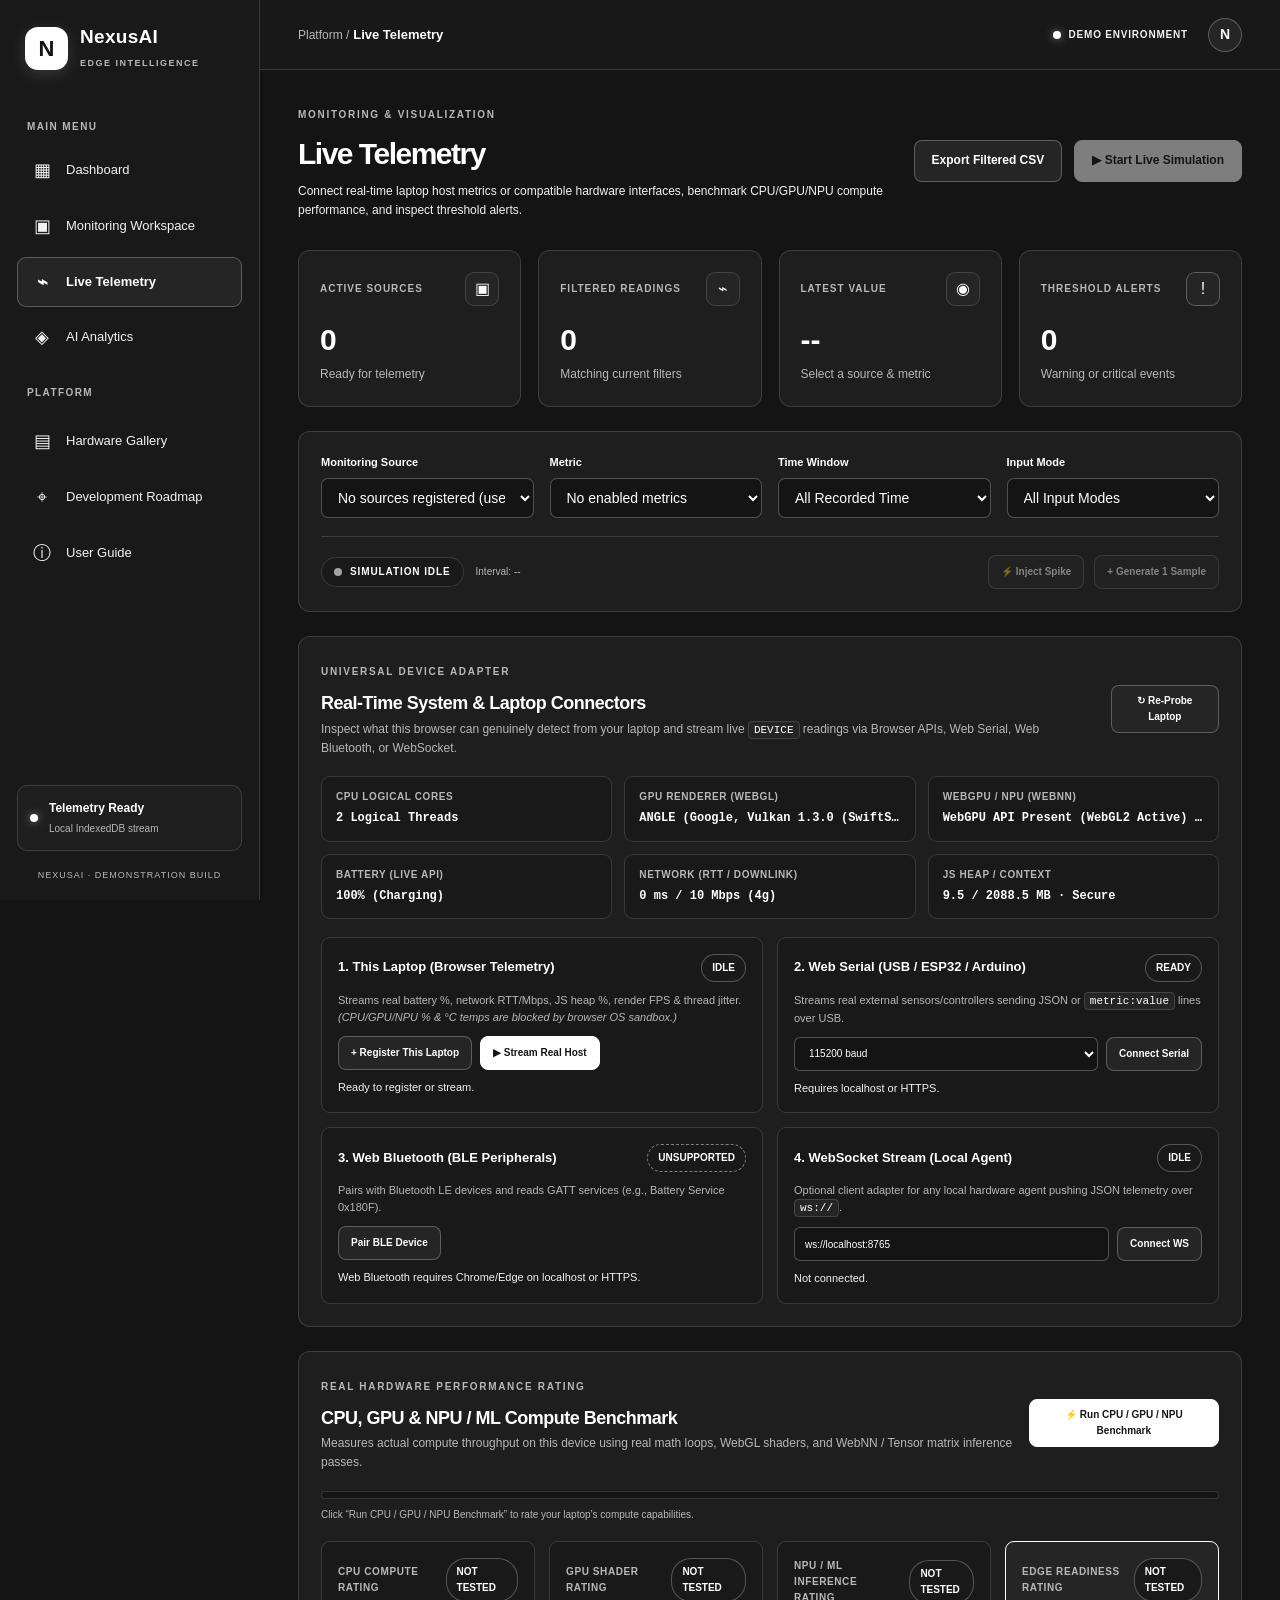
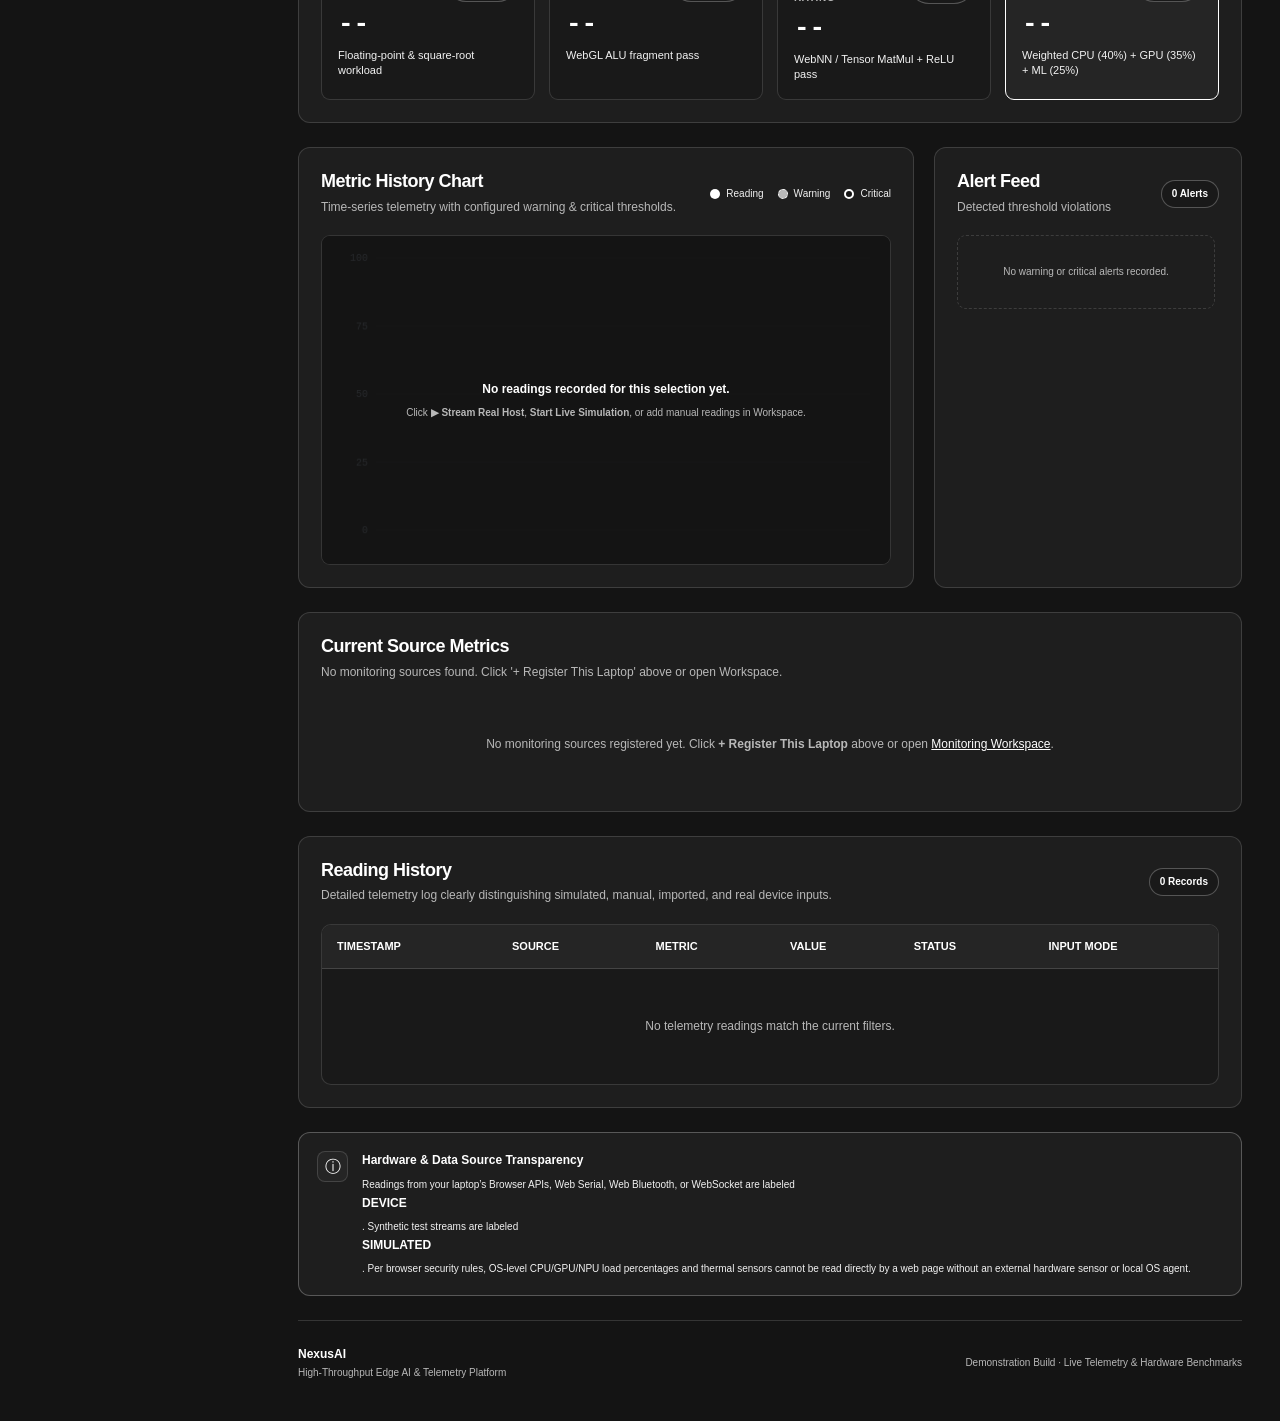
<file: pages/telemetry.html>
<!DOCTYPE html>
<html lang="en">
<head>
    <meta charset="UTF-8">
    <meta name="viewport" content="width=device-width, initial-scale=1.0">
    <meta name="description" content="NexusAI Live Telemetry — real-time host/device connectors, CPU/GPU/NPU benchmarks, simulated streams, and threshold alerts.">
    <meta name="theme-color" content="#070b14">
    <title>Live Telemetry | NexusAI</title>

    <link rel="stylesheet" href="../css/variables.css">
    <link rel="stylesheet" href="../css/base.css">
    <link rel="stylesheet" href="../css/telemetry.css">
</head>

<body>

<div class="app-layout">

    <!-- SIDEBAR -->
    <aside class="sidebar" id="sidebar">

        <div class="brand">
            <div class="brand-logo">N</div>

            <div class="brand-info">
                <h2>NexusAI</h2>
                <span>EDGE INTELLIGENCE</span>
            </div>
        </div>

        <div class="sidebar-label">MAIN MENU</div>

        <nav class="sidebar-nav" aria-label="Main navigation">

            <a href="../index.html" class="nav-link">
                <span class="nav-icon">▦</span>
                <span>Dashboard</span>
            </a>

            <a href="workspace.html" class="nav-link">
                <span class="nav-icon">▣</span>
                <span>Monitoring Workspace</span>
            </a>

            <a href="telemetry.html" class="nav-link active" aria-current="page">
                <span class="nav-icon">⌁</span>
                <span>Live Telemetry</span>
            </a>

            <a href="ai-analytics.html" class="nav-link">
                <span class="nav-icon">◈</span>
                <span>AI Analytics</span>
            </a>

            <div class="sidebar-label">PLATFORM</div>

            <a href="hardware.html" class="nav-link">
                <span class="nav-icon">▤</span>
                <span>Hardware Gallery</span>
            </a>

            <a href="roadmap.html" class="nav-link">
                <span class="nav-icon">⌖</span>
                <span>Development Roadmap</span>
            </a>

            <a href="user-guide.html" class="nav-link">
                <span class="nav-icon">ⓘ</span>
                <span>User Guide</span>
            </a>

        </nav>

        <div class="sidebar-bottom">

            <div class="system-status">
                <span class="status-dot" id="telemetry-sidebar-dot"></span>

                <div>
                    <strong id="telemetry-sidebar-status">Telemetry Ready</strong>
                    <small>Local IndexedDB stream</small>
                </div>
            </div>

            <div class="sidebar-version">
                NEXUSAI · DEMONSTRATION BUILD
            </div>

        </div>

    </aside>


    <!-- MAIN CONTENT -->
    <main class="main-content" id="main-content">

        <!-- TOPBAR -->
        <header class="topbar">

            <div class="topbar-left">
                <div>
                    <span class="breadcrumb">Platform /</span>
                    <strong>Live Telemetry</strong>
                </div>
            </div>

            <div class="topbar-right">
                <span class="environment-label">
                    <span class="status-dot"></span>
                    DEMO ENVIRONMENT
                </span>

                <div class="user-avatar" title="NexusAI User">N</div>
            </div>

        </header>


        <!-- PAGE CONTENT -->
        <div class="page-container">

            <!-- PAGE HEADER -->
            <section class="page-header telemetry-page-header">

                <div>
                    <div class="eyebrow">MONITORING &amp; VISUALIZATION</div>

                    <h1>Live Telemetry</h1>

                    <p>
                        Connect real-time laptop host metrics or compatible hardware interfaces,
                        benchmark CPU/GPU/NPU compute performance, and inspect threshold alerts.
                    </p>
                </div>

                <div class="page-header-actions">
                    <button type="button" class="btn btn-secondary" id="telemetry-export-csv-btn">
                        Export Filtered CSV
                    </button>

                    <button type="button" class="btn btn-primary" id="sim-toggle-btn">
                        ▶ Start Live Simulation
                    </button>
                </div>

            </section>


            <!-- SUMMARY KPI CARDS -->
            <section class="telemetry-summary-grid">

                <article class="telemetry-summary-card">
                    <div class="summary-card-top">
                        <span class="summary-label">ACTIVE SOURCES</span>
                        <span class="summary-icon">▣</span>
                    </div>
                    <div class="summary-value" id="tel-active-sources">0</div>
                    <div class="summary-description">Ready for telemetry</div>
                </article>

                <article class="telemetry-summary-card">
                    <div class="summary-card-top">
                        <span class="summary-label">FILTERED READINGS</span>
                        <span class="summary-icon">⌁</span>
                    </div>
                    <div class="summary-value" id="tel-total-readings">0</div>
                    <div class="summary-description">Matching current filters</div>
                </article>

                <article class="telemetry-summary-card">
                    <div class="summary-card-top">
                        <span class="summary-label">LATEST VALUE</span>
                        <span class="summary-icon">◉</span>
                    </div>
                    <div class="summary-value" id="tel-latest-value">--</div>
                    <div class="summary-description" id="tel-latest-meta">Select a source &amp; metric</div>
                </article>

                <article class="telemetry-summary-card">
                    <div class="summary-card-top">
                        <span class="summary-label">THRESHOLD ALERTS</span>
                        <span class="summary-icon warning">!</span>
                    </div>
                    <div class="summary-value" id="tel-alert-count">0</div>
                    <div class="summary-description">Warning or critical events</div>
                </article>

            </section>


            <!-- FILTER & SIMULATION CONTROLS -->
            <section class="content-card telemetry-controls-card">

                <div class="telemetry-filters-grid">

                    <div class="form-group">
                        <label for="telemetry-source-select">Monitoring Source</label>
                        <select id="telemetry-source-select">
                            <option value="">No sources available</option>
                        </select>
                    </div>

                    <div class="form-group">
                        <label for="telemetry-metric-select">Metric</label>
                        <select id="telemetry-metric-select">
                            <option value="">Select a metric</option>
                        </select>
                    </div>

                    <div class="form-group">
                        <label for="telemetry-time-filter">Time Window</label>
                        <select id="telemetry-time-filter">
                            <option value="all">All Recorded Time</option>
                            <option value="15m">Last 15 Minutes</option>
                            <option value="1h">Last 1 Hour</option>
                            <option value="24h">Last 24 Hours</option>
                        </select>
                    </div>

                    <div class="form-group">
                        <label for="telemetry-mode-filter">Input Mode</label>
                        <select id="telemetry-mode-filter">
                            <option value="all">All Input Modes</option>
                            <option value="device">Real Device / Host</option>
                            <option value="simulated">Simulated</option>
                            <option value="manual">Manual</option>
                            <option value="import">Imported</option>
                        </select>
                    </div>

                </div>

                <div class="simulation-bar">

                    <div class="simulation-status-group">
                        <span class="sim-pill" id="sim-status-pill">
                            <span class="status-dot"></span>
                            SIMULATION IDLE
                        </span>
                        <span class="sim-interval-label" id="sim-interval-label">
                            Interval: --
                        </span>
                    </div>

                    <div class="simulation-actions">
                        <button type="button" class="btn btn-secondary btn-small" id="sim-spike-btn" disabled>
                            ⚡ Inject Spike
                        </button>
                        <button type="button" class="btn btn-secondary btn-small" id="sim-single-tick-btn" disabled>
                            + Generate 1 Sample
                        </button>
                    </div>

                </div>

            </section>


            <!-- REAL-TIME SYSTEM & HARDWARE CONNECTORS -->
            <section class="content-card connectors-card" aria-label="Real-Time System Connectors">

                <div class="section-heading-row">
                    <div>
                        <div class="eyebrow">UNIVERSAL DEVICE ADAPTER</div>
                        <h2>Real-Time System &amp; Laptop Connectors</h2>
                        <p>
                            Inspect what this browser can genuinely detect from your laptop and stream live
                            <code>DEVICE</code> readings via Browser APIs, Web Serial, Web Bluetooth, or WebSocket.
                        </p>
                    </div>

                    <button type="button" class="btn btn-secondary btn-small" id="refresh-probe-btn">
                        ↻ Re-Probe Laptop
                    </button>
                </div>

                <!-- Live Laptop Capability Matrix -->
                <div class="probe-grid">
                    <div class="probe-item">
                        <span>CPU Logical Cores</span>
                        <strong id="probe-cores">--</strong>
                    </div>
                    <div class="probe-item">
                        <span>GPU Renderer (WebGL)</span>
                        <strong id="probe-gpu">--</strong>
                    </div>
                    <div class="probe-item">
                        <span>WebGPU / NPU (WebNN)</span>
                        <strong id="probe-npu-gpu">--</strong>
                    </div>
                    <div class="probe-item">
                        <span>Battery (Live API)</span>
                        <strong id="probe-battery">--</strong>
                    </div>
                    <div class="probe-item">
                        <span>Network (RTT / Downlink)</span>
                        <strong id="probe-network">--</strong>
                    </div>
                    <div class="probe-item">
                        <span>JS Heap / Context</span>
                        <strong id="probe-memory">--</strong>
                    </div>
                </div>

                <!-- 4 Real-Time Connectors -->
                <div class="connectors-grid">

                    <!-- 1. Local Laptop Host Stream -->
                    <article class="connector-box">
                        <div class="connector-top">
                            <strong>1. This Laptop (Browser Telemetry)</strong>
                            <span class="badge" id="host-badge">IDLE</span>
                        </div>
                        <p class="connector-desc">
                            Streams real battery %, network RTT/Mbps, JS heap %, render FPS &amp; thread jitter.
                            <em>(CPU/GPU/NPU % &amp; °C temps are blocked by browser OS sandbox.)</em>
                        </p>
                        <div class="connector-controls">
                            <button type="button" class="btn btn-secondary btn-small" id="register-host-source-btn">
                                + Register This Laptop
                            </button>
                            <button type="button" class="btn btn-primary btn-small" id="host-stream-btn">
                                ▶ Stream Real Host
                            </button>
                        </div>
                        <small class="connector-status" id="host-status-text">Ready to register or stream.</small>
                    </article>

                    <!-- 2. Web Serial -->
                    <article class="connector-box">
                        <div class="connector-top">
                            <strong>2. Web Serial (USB / ESP32 / Arduino)</strong>
                            <span class="badge" id="serial-badge">READY</span>
                        </div>
                        <p class="connector-desc">
                            Streams real external sensors/controllers sending JSON or <code>metric:value</code> lines over USB.
                        </p>
                        <div class="connector-controls">
                            <select id="serial-baud-select" class="connector-input" aria-label="Serial baud rate">
                                <option value="115200">115200 baud</option>
                                <option value="9600">9600 baud</option>
                                <option value="57600">57600 baud</option>
                            </select>
                            <button type="button" class="btn btn-secondary btn-small" id="serial-connect-btn">
                                Connect Serial
                            </button>
                        </div>
                        <small class="connector-status" id="serial-status-text">Requires localhost or HTTPS.</small>
                    </article>

                    <!-- 3. Web Bluetooth -->
                    <article class="connector-box">
                        <div class="connector-top">
                            <strong>3. Web Bluetooth (BLE Peripherals)</strong>
                            <span class="badge" id="ble-badge">READY</span>
                        </div>
                        <p class="connector-desc">
                            Pairs with Bluetooth LE devices and reads GATT services (e.g., Battery Service 0x180F).
                        </p>
                        <div class="connector-controls">
                            <button type="button" class="btn btn-secondary btn-small" id="ble-connect-btn">
                                Pair BLE Device
                            </button>
                        </div>
                        <small class="connector-status" id="ble-status-text">Requires localhost or HTTPS.</small>
                    </article>

                    <!-- 4. WebSocket Adapter -->
                    <article class="connector-box">
                        <div class="connector-top">
                            <strong>4. WebSocket Stream (Local Agent)</strong>
                            <span class="badge" id="ws-badge">IDLE</span>
                        </div>
                        <p class="connector-desc">
                            Optional client adapter for any local hardware agent pushing JSON telemetry over <code>ws://</code>.
                        </p>
                        <div class="connector-controls">
                            <input
                                type="url"
                                id="ws-url-input"
                                class="connector-input"
                                value="ws://localhost:8765"
                                placeholder="ws://localhost:8765"
                                aria-label="WebSocket URL"
                            >
                            <button type="button" class="btn btn-secondary btn-small" id="ws-connect-btn">
                                Connect WS
                            </button>
                        </div>
                        <small class="connector-status" id="ws-status-text">Not connected.</small>
                    </article>

                </div>

            </section>


            <!-- REAL CPU / GPU / NPU BENCHMARK & RATING SUITE -->
            <section class="content-card benchmark-card" aria-label="Laptop Compute Benchmarks">

                <div class="section-heading-row">
                    <div>
                        <div class="eyebrow">REAL HARDWARE PERFORMANCE RATING</div>
                        <h2>CPU, GPU &amp; NPU / ML Compute Benchmark</h2>
                        <p>
                            Measures actual compute throughput on this device using real math loops, WebGL shaders,
                            and WebNN / Tensor matrix inference passes.
                        </p>
                    </div>

                    <button type="button" class="btn btn-primary btn-small" id="run-hw-benchmark-btn">
                        ⚡ Run CPU / GPU / NPU Benchmark
                    </button>
                </div>

                <div class="benchmark-progress-wrap">
                    <div class="benchmark-track">
                        <div id="bench-progress-fill" class="benchmark-fill"></div>
                    </div>
                    <span id="bench-progress-text" class="benchmark-progress-text">
                        Click &ldquo;Run CPU / GPU / NPU Benchmark&rdquo; to rate your laptop&rsquo;s compute capabilities.
                    </span>
                </div>

                <div class="benchmark-grid">

                    <article class="benchmark-result-box">
                        <div class="benchmark-box-top">
                            <span>CPU COMPUTE RATING</span>
                            <span class="badge" id="bench-cpu-tier">NOT TESTED</span>
                        </div>
                        <strong class="benchmark-score" id="bench-cpu-score">--</strong>
                        <small class="benchmark-meta" id="bench-cpu-meta">Floating-point &amp; square-root workload</small>
                    </article>

                    <article class="benchmark-result-box">
                        <div class="benchmark-box-top">
                            <span>GPU SHADER RATING</span>
                            <span class="badge" id="bench-gpu-tier">NOT TESTED</span>
                        </div>
                        <strong class="benchmark-score" id="bench-gpu-score">--</strong>
                        <small class="benchmark-meta" id="bench-gpu-meta">WebGL ALU fragment pass</small>
                    </article>

                    <article class="benchmark-result-box">
                        <div class="benchmark-box-top">
                            <span>NPU / ML INFERENCE RATING</span>
                            <span class="badge" id="bench-npu-tier">NOT TESTED</span>
                        </div>
                        <strong class="benchmark-score" id="bench-npu-score">--</strong>
                        <small class="benchmark-meta" id="bench-npu-meta">WebNN / Tensor MatMul + ReLU pass</small>
                    </article>

                    <article class="benchmark-result-box highlight">
                        <div class="benchmark-box-top">
                            <span>EDGE READINESS RATING</span>
                            <span class="badge" id="bench-total-tier">NOT TESTED</span>
                        </div>
                        <strong class="benchmark-score" id="bench-total-score">--</strong>
                        <small class="benchmark-meta" id="bench-total-meta">Weighted CPU (40%) + GPU (35%) + ML (25%)</small>
                    </article>

                </div>

            </section>


            <!-- CHART + ALERTS GRID -->
            <section class="telemetry-main-grid">

                <!-- LIVE & HISTORICAL CHART -->
                <article class="content-card chart-card">

                    <div class="section-heading-row">
                        <div>
                            <h2 id="chart-title">Metric History Chart</h2>
                            <p id="chart-subtitle">
                                Time-series telemetry with configured warning &amp; critical thresholds.
                            </p>
                        </div>

                        <div class="chart-legend">
                            <span class="legend-item">
                                <i class="legend-dot legend-primary"></i> Reading
                            </span>
                            <span class="legend-item">
                                <i class="legend-dot legend-warning"></i> Warning
                            </span>
                            <span class="legend-item">
                                <i class="legend-dot legend-critical"></i> Critical
                            </span>
                        </div>
                    </div>

                    <div class="chart-canvas-wrap">
                        <canvas id="telemetry-chart" aria-label="Telemetry time-series chart"></canvas>
                        <div id="telemetry-chart-empty" class="chart-empty-overlay">
                            <p>No readings recorded for this selection yet.</p>
                            <span>Click <strong>▶ Stream Real Host</strong>, <strong>Start Live Simulation</strong>, or add manual readings in Workspace.</span>
                        </div>
                        <div id="telemetry-chart-tooltip" class="chart-tooltip hidden" role="status"></div>
                    </div>

                </article>


                <!-- THRESHOLD ALERTS PANEL -->
                <aside class="content-card alerts-card" aria-label="Recent Threshold Alerts">

                    <div class="section-heading-row">
                        <div>
                            <h2>Alert Feed</h2>
                            <p>Detected threshold violations</p>
                        </div>
                        <span class="badge" id="alert-feed-badge">0 Alerts</span>
                    </div>

                    <ul id="telemetry-alerts-list" class="alerts-list" aria-live="polite">
                        <li class="alerts-empty">
                            No warning or critical alerts recorded for the selected source.
                        </li>
                    </ul>

                </aside>

            </section>


            <!-- CURRENT METRIC SNAPSHOTS -->
            <section class="content-card snapshots-card">

                <div class="section-heading-row">
                    <div>
                        <h2>Current Source Metrics</h2>
                        <p id="snapshots-subtitle">
                            Latest recorded value for each enabled metric on the selected source.
                        </p>
                    </div>
                </div>

                <div id="metric-snapshot-grid" class="metric-snapshot-grid">
                    <div class="empty-state">
                        Select a monitoring source to view its latest metric readings.
                    </div>
                </div>

            </section>


            <!-- HISTORICAL READINGS TABLE -->
            <section class="content-card telemetry-history-card">

                <div class="section-heading-row">
                    <div>
                        <h2>Reading History</h2>
                        <p>
                            Detailed telemetry log clearly distinguishing simulated, manual, imported, and real device inputs.
                        </p>
                    </div>
                    <span class="badge" id="history-count-badge">0 Records</span>
                </div>

                <div class="data-table-wrapper">
                    <table class="data-table telemetry-table">
                        <thead>
                            <tr>
                                <th>TIMESTAMP</th>
                                <th>SOURCE</th>
                                <th>METRIC</th>
                                <th>VALUE</th>
                                <th>STATUS</th>
                                <th>INPUT MODE</th>
                            </tr>
                        </thead>
                        <tbody id="telemetry-table-body">
                            <tr>
                                <td colspan="6">
                                    <div class="empty-state">
                                        No telemetry readings available yet.
                                    </div>
                                </td>
                            </tr>
                        </tbody>
                    </table>
                </div>

            </section>


            <!-- TRANSPARENCY NOTICE -->
            <section class="telemetry-notice">
                <div class="notice-icon">ⓘ</div>
                <div>
                    <strong>Hardware &amp; Data Source Transparency</strong>
                    <p>
                        Readings from your laptop&rsquo;s Browser APIs, Web Serial, Web Bluetooth, or WebSocket are labeled
                        <strong>DEVICE</strong>. Synthetic test streams are labeled <strong>SIMULATED</strong>.
                        Per browser security rules, OS-level CPU/GPU/NPU load percentages and thermal sensors cannot be read
                        directly by a web page without an external hardware sensor or local OS agent.
                    </p>
                </div>
            </section>


            <!-- FOOTER -->
            <footer class="main-footer">
                <div>
                    <strong>NexusAI</strong>
                    <span>High-Throughput Edge AI &amp; Telemetry Platform</span>
                </div>
                <p>Demonstration Build · Live Telemetry &amp; Hardware Benchmarks</p>
            </footer>

        </div>

    </main>

</div>

<script src="../js/storage.js" defer></script>
<script src="../js/data-manager.js" defer></script>
<script src="../js/device-connectors.js" defer></script>
<script src="../js/telemetry.js" defer></script>

</body>
</html>
</file>
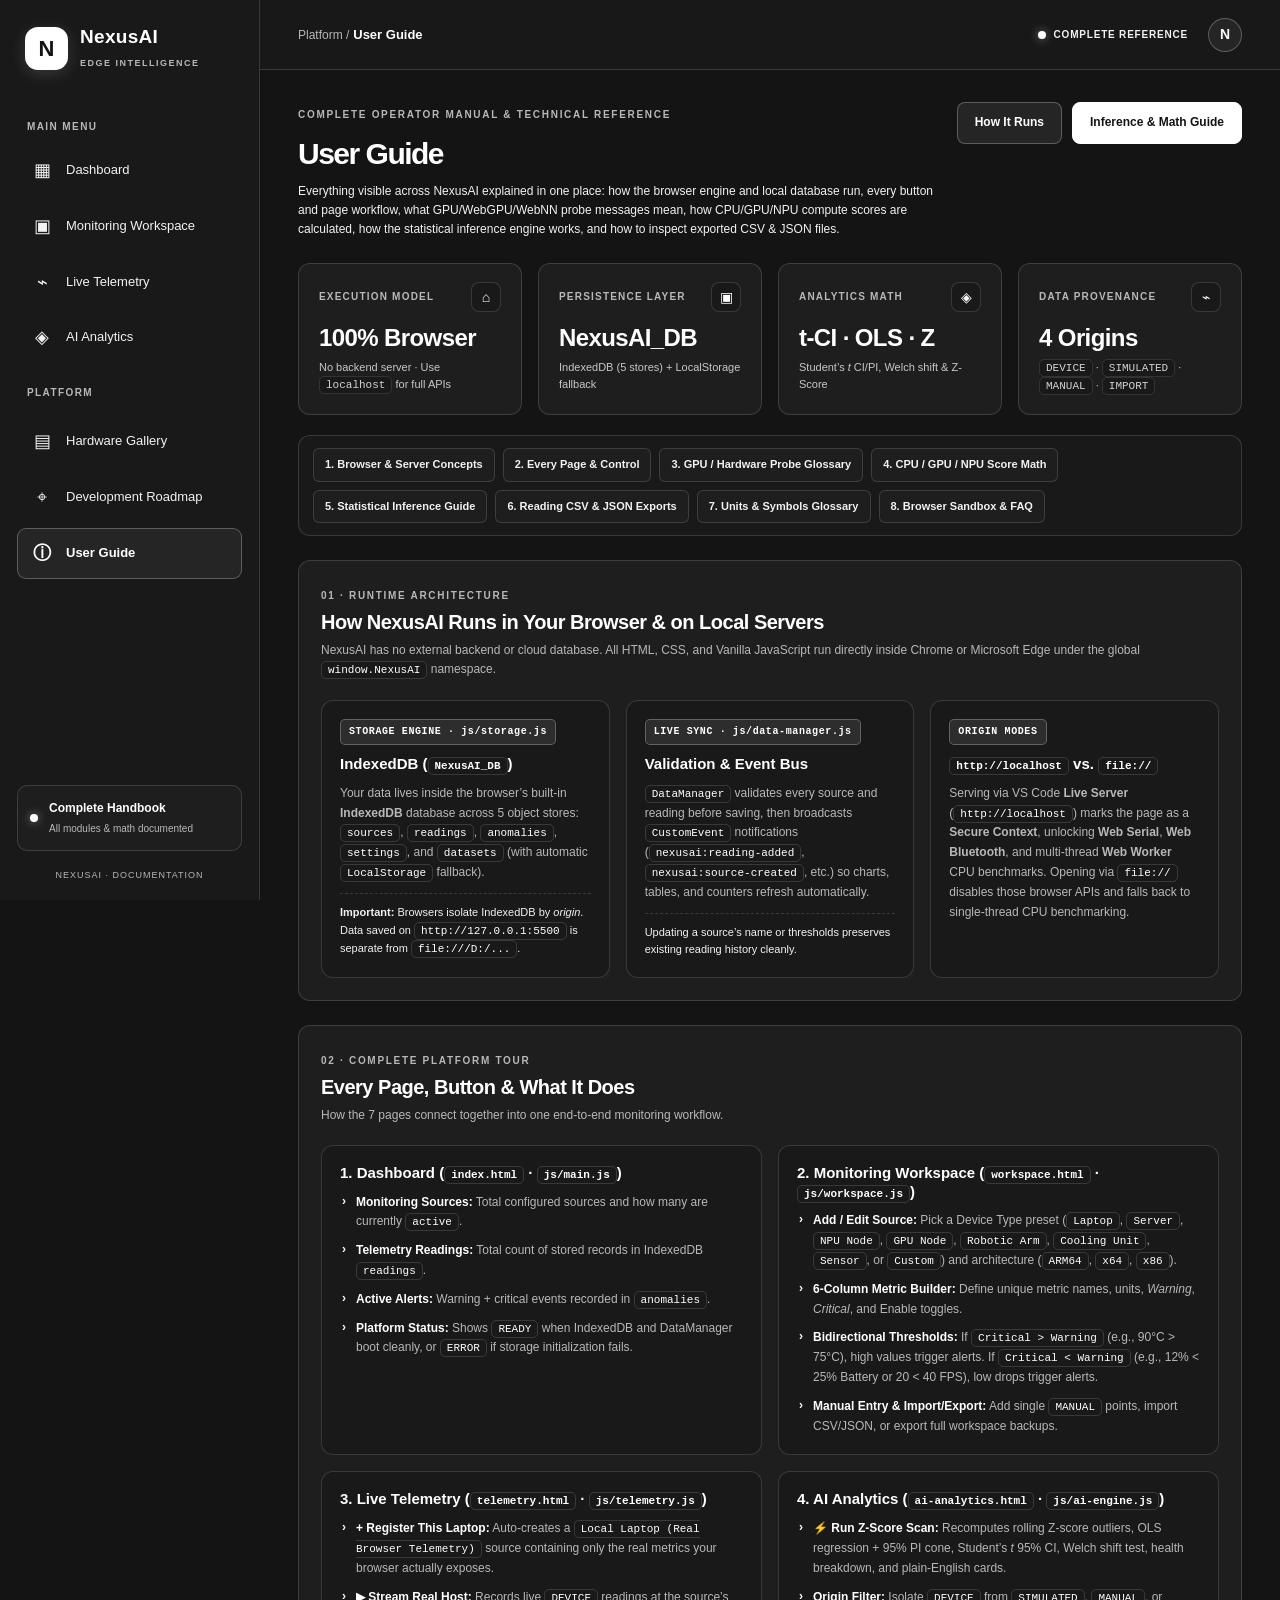
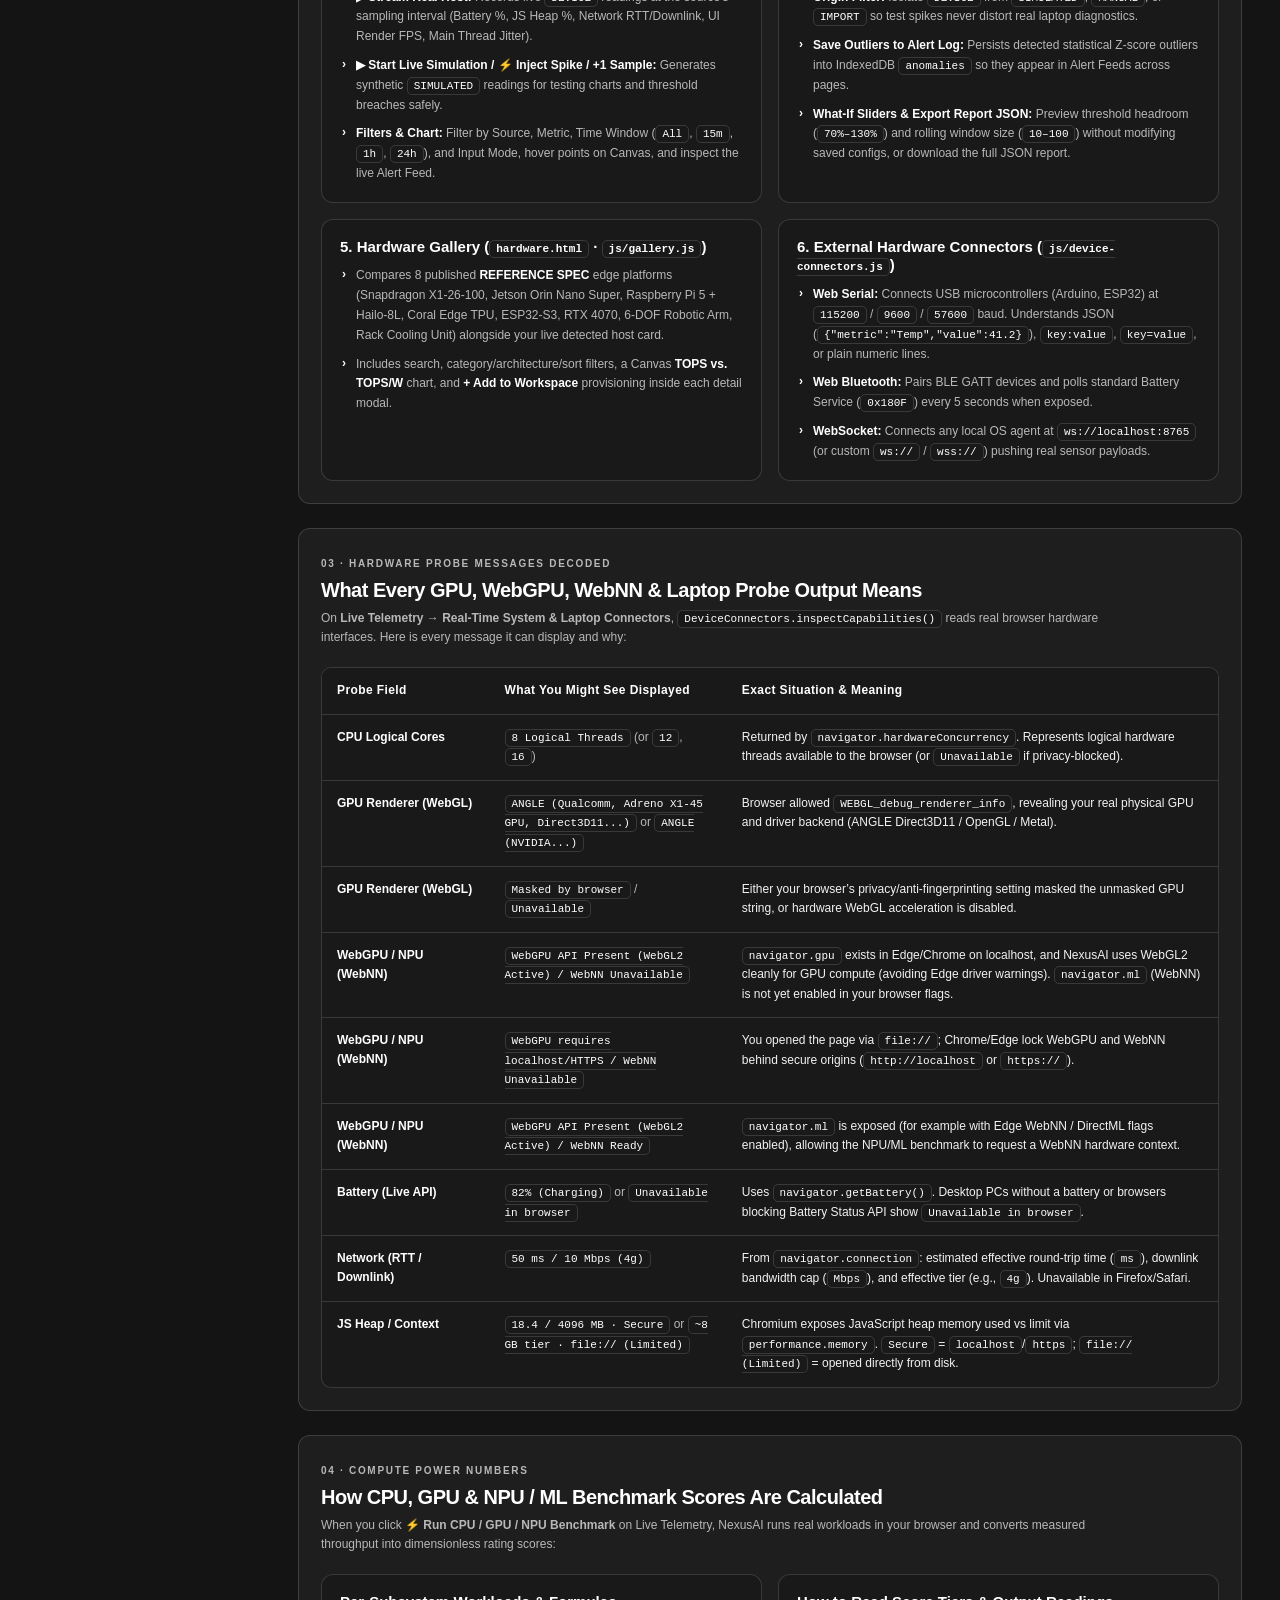
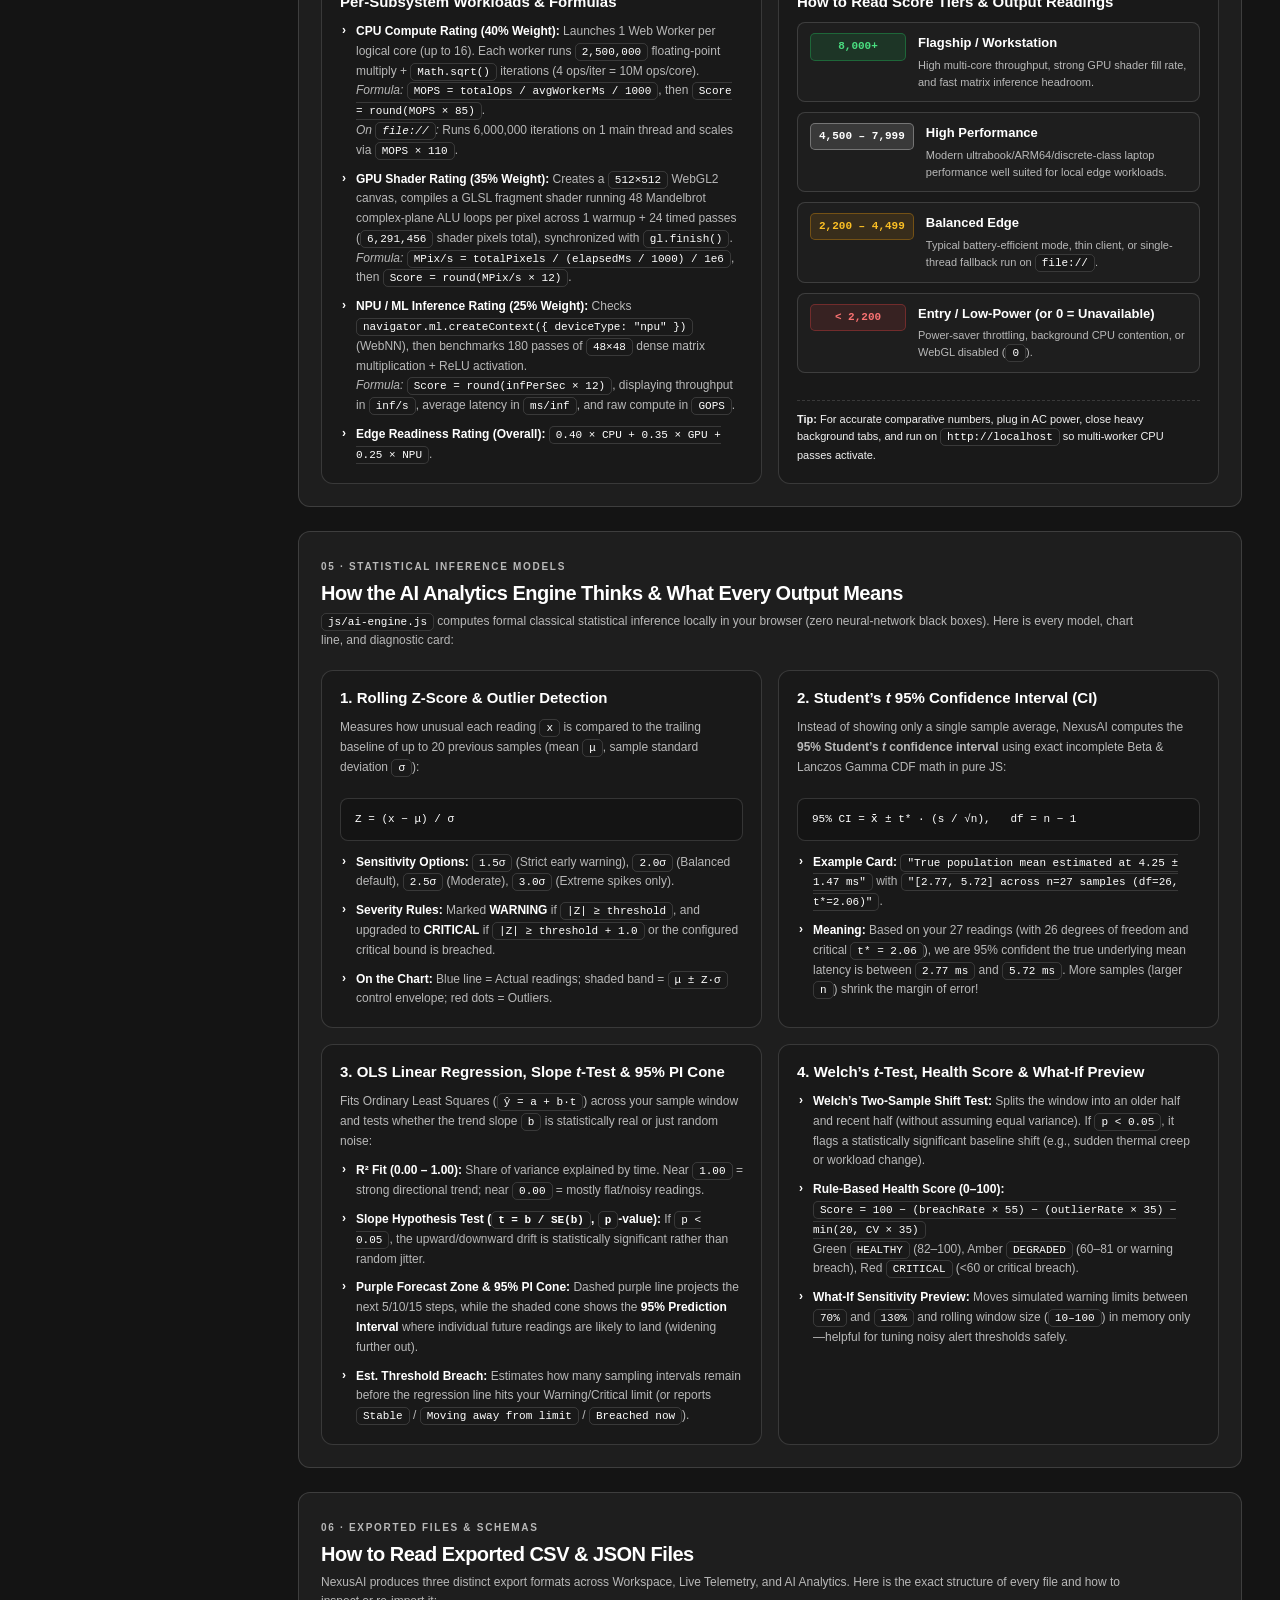
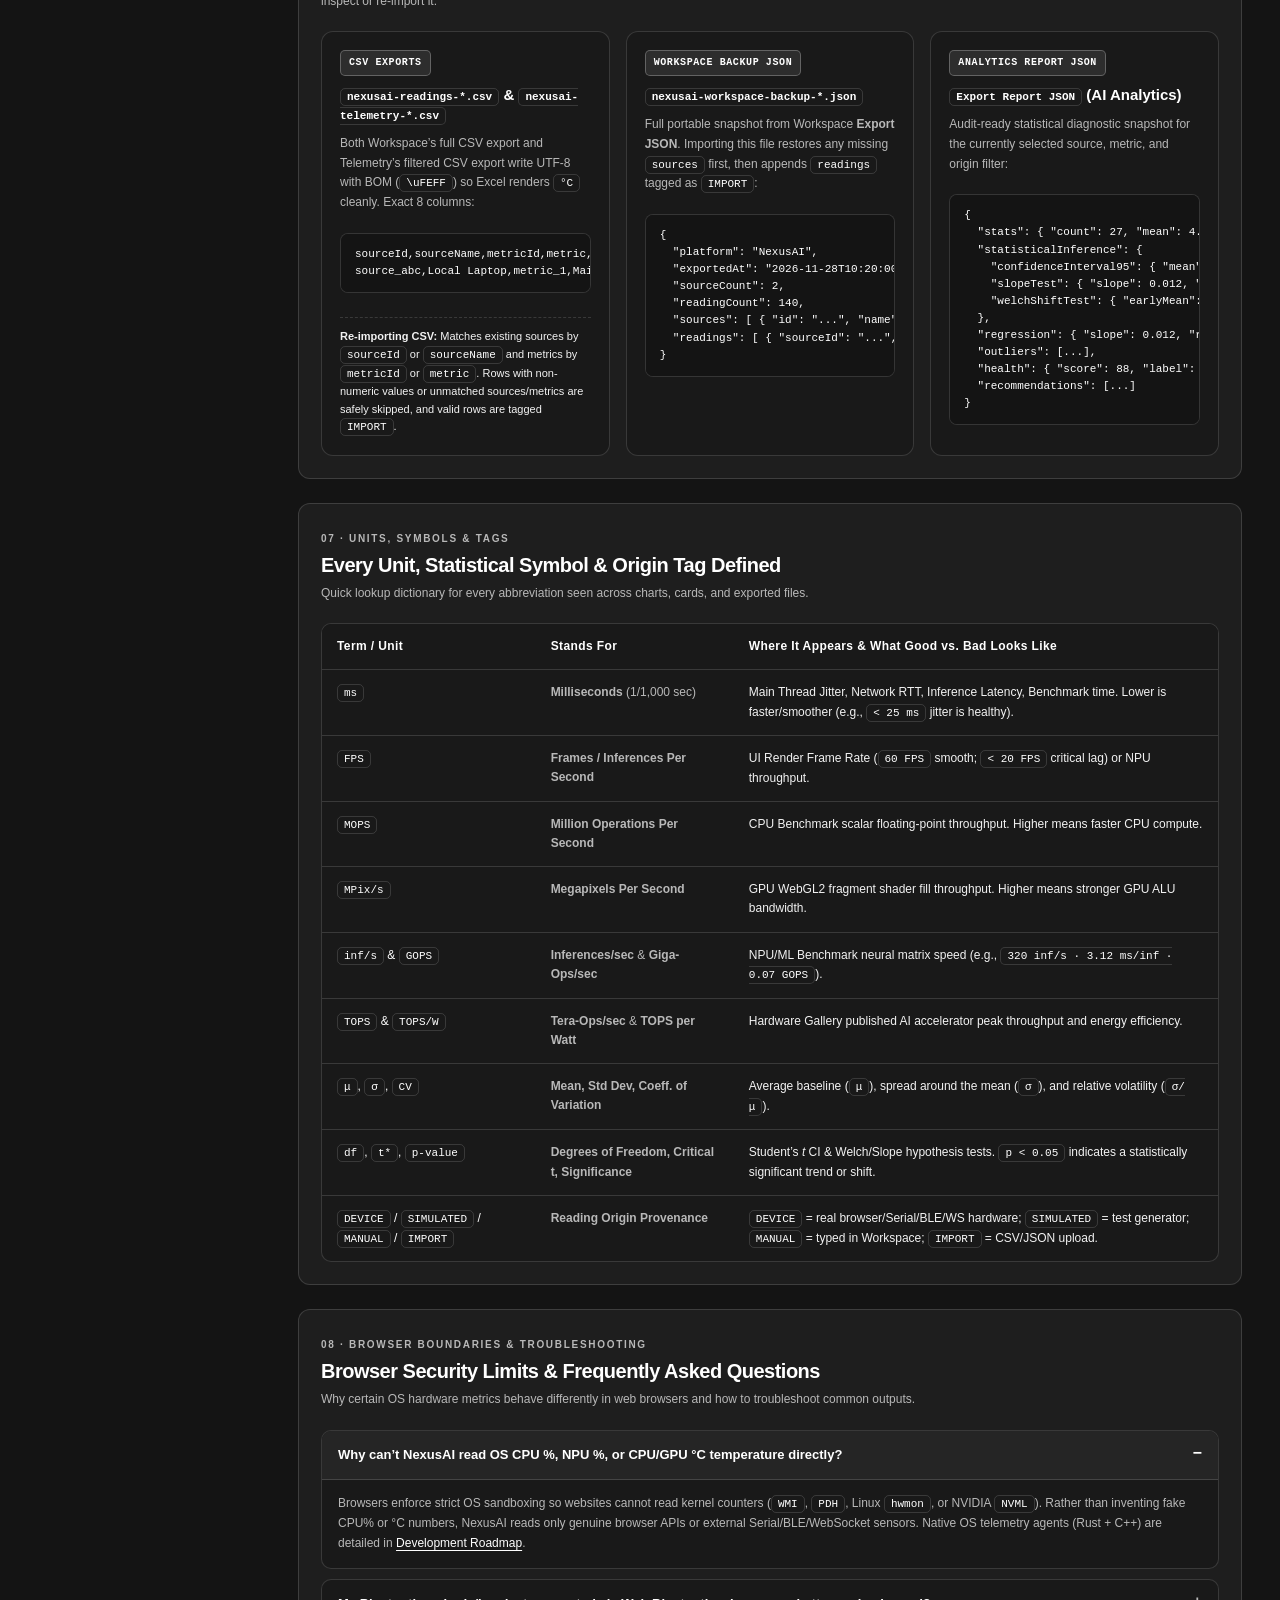
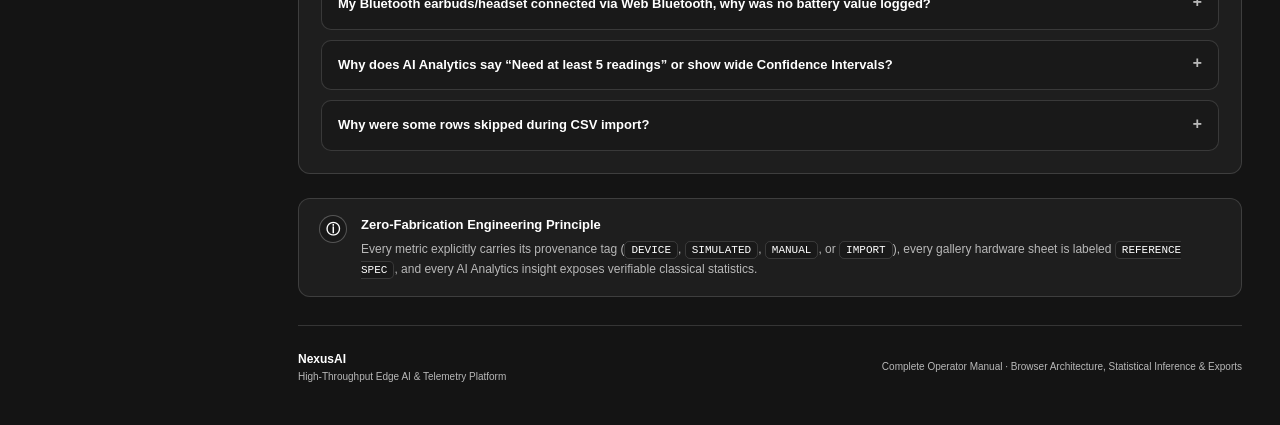
<file: pages/user-guide.html>
<!DOCTYPE html>
<html lang="en">
<head>
    <meta charset="UTF-8">
    <meta name="viewport" content="width=device-width, initial-scale=1.0">
    <meta name="description" content="NexusAI Complete User Guide — browser architecture, all modules, GPU/WebGPU/WebNN messages, CPU/GPU/NPU benchmark math, statistical inference models, and CSV/JSON file guides.">
    <meta name="theme-color" content="#141414">
    <title>User Guide | NexusAI</title>

    <link rel="stylesheet" href="../css/variables.css">
    <link rel="stylesheet" href="../css/base.css">
    <link rel="stylesheet" href="../css/guide.css">
</head>

<body>

<div class="app-layout">

    <!-- SIDEBAR -->
    <aside class="sidebar" id="sidebar">

        <div class="brand">
            <div class="brand-logo">N</div>

            <div class="brand-info">
                <h2>NexusAI</h2>
                <span>EDGE INTELLIGENCE</span>
            </div>
        </div>

        <div class="sidebar-label">MAIN MENU</div>

        <nav class="sidebar-nav" aria-label="Main navigation">

            <a href="../index.html" class="nav-link">
                <span class="nav-icon">▦</span>
                <span>Dashboard</span>
            </a>

            <a href="workspace.html" class="nav-link">
                <span class="nav-icon">▣</span>
                <span>Monitoring Workspace</span>
            </a>

            <a href="telemetry.html" class="nav-link">
                <span class="nav-icon">⌁</span>
                <span>Live Telemetry</span>
            </a>

            <a href="ai-analytics.html" class="nav-link">
                <span class="nav-icon">◈</span>
                <span>AI Analytics</span>
            </a>

            <div class="sidebar-label">PLATFORM</div>

            <a href="hardware.html" class="nav-link">
                <span class="nav-icon">▤</span>
                <span>Hardware Gallery</span>
            </a>

            <a href="roadmap.html" class="nav-link">
                <span class="nav-icon">⌖</span>
                <span>Development Roadmap</span>
            </a>

            <a href="user-guide.html" class="nav-link active" aria-current="page">
                <span class="nav-icon">ⓘ</span>
                <span>User Guide</span>
            </a>

        </nav>

        <div class="sidebar-bottom">

            <div class="system-status">
                <span class="status-dot"></span>

                <div>
                    <strong>Complete Handbook</strong>
                    <small>All modules &amp; math documented</small>
                </div>
            </div>

            <div class="sidebar-version">
                NEXUSAI · DOCUMENTATION
            </div>

        </div>

    </aside>


    <!-- MAIN CONTENT -->
    <main class="main-content" id="main-content">

        <!-- TOPBAR -->
        <header class="topbar">

            <div class="topbar-left">
                <div>
                    <span class="breadcrumb">Platform /</span>
                    <strong>User Guide</strong>
                </div>
            </div>

            <div class="topbar-right">
                <span class="environment-label">
                    <span class="status-dot"></span>
                    COMPLETE REFERENCE
                </span>

                <div class="user-avatar" title="NexusAI User">N</div>
            </div>

        </header>


        <!-- PAGE CONTENT -->
        <div class="page-container">

            <!-- PAGE HEADER -->
            <section class="page-header guide-page-header">

                <div>
                    <div class="eyebrow">COMPLETE OPERATOR MANUAL &amp; TECHNICAL REFERENCE</div>

                    <h1>User Guide</h1>

                    <p>
                        Everything visible across NexusAI explained in one place: how the browser engine and local
                        database run, every button and page workflow, what GPU/WebGPU/WebNN probe messages mean,
                        how CPU/GPU/NPU compute scores are calculated, how the statistical inference engine works,
                        and how to inspect exported CSV &amp; JSON files.
                    </p>
                </div>

                <div class="page-header-actions">
                    <a href="#runtime-architecture" class="btn btn-secondary">
                        How It Runs
                    </a>

                    <a href="#statistical-inference" class="btn btn-primary">
                        Inference &amp; Math Guide
                    </a>
                </div>

            </section>


            <!-- OVERVIEW KPI CARDS -->
            <section class="guide-kpi-grid" aria-label="Platform reference summary">

                <article class="guide-kpi-card">
                    <div class="kpi-top">
                        <span class="kpi-label">EXECUTION MODEL</span>
                        <span class="kpi-icon">⌂</span>
                    </div>
                    <div class="kpi-value">100% Browser</div>
                    <div class="kpi-meta">No backend server · Use <code>localhost</code> for full APIs</div>
                </article>

                <article class="guide-kpi-card">
                    <div class="kpi-top">
                        <span class="kpi-label">PERSISTENCE LAYER</span>
                        <span class="kpi-icon">▣</span>
                    </div>
                    <div class="kpi-value">NexusAI_DB</div>
                    <div class="kpi-meta">IndexedDB (5 stores) + LocalStorage fallback</div>
                </article>

                <article class="guide-kpi-card">
                    <div class="kpi-top">
                        <span class="kpi-label">ANALYTICS MATH</span>
                        <span class="kpi-icon">◈</span>
                    </div>
                    <div class="kpi-value">t-CI · OLS · Z</div>
                    <div class="kpi-meta">Student&rsquo;s <em>t</em> CI/PI, Welch shift &amp; Z-Score</div>
                </article>

                <article class="guide-kpi-card">
                    <div class="kpi-top">
                        <span class="kpi-label">DATA PROVENANCE</span>
                        <span class="kpi-icon">⌁</span>
                    </div>
                    <div class="kpi-value">4 Origins</div>
                    <div class="kpi-meta"><code>DEVICE</code> · <code>SIMULATED</code> · <code>MANUAL</code> · <code>IMPORT</code></div>
                </article>

            </section>


            <!-- QUICK JUMP NAV -->
            <nav class="guide-jump-bar" aria-label="User Guide sections">
                <a href="#runtime-architecture" class="jump-link">1. Browser &amp; Server Concepts</a>
                <a href="#pages-walkthrough" class="jump-link">2. Every Page &amp; Control</a>
                <a href="#probe-messages" class="jump-link">3. GPU / Hardware Probe Glossary</a>
                <a href="#benchmark-scoring" class="jump-link">4. CPU / GPU / NPU Score Math</a>
                <a href="#statistical-inference" class="jump-link">5. Statistical Inference Guide</a>
                <a href="#exports-guide" class="jump-link">6. Reading CSV &amp; JSON Exports</a>
                <a href="#units-glossary" class="jump-link">7. Units &amp; Symbols Glossary</a>
                <a href="#limits-faq" class="jump-link">8. Browser Sandbox &amp; FAQ</a>
            </nav>


            <!-- SECTION 1: HOW IT RUNS (BROWSER VS SERVER CONCEPTS) -->
            <section class="content-card guide-section" id="runtime-architecture">

                <div class="section-header-inline">
                    <div>
                        <div class="eyebrow">01 · RUNTIME ARCHITECTURE</div>
                        <h2>How NexusAI Runs in Your Browser &amp; on Local Servers</h2>
                        <p>
                            NexusAI has no external backend or cloud database. All HTML, CSS, and Vanilla JavaScript run
                            directly inside Chrome or Microsoft Edge under the global <code>window.NexusAI</code> namespace.
                        </p>
                    </div>
                </div>

                <div class="guide-three-col">

                    <article class="guide-card">
                        <div class="card-badge">STORAGE ENGINE · js/storage.js</div>
                        <h3>IndexedDB (<code>NexusAI_DB</code>)</h3>
                        <p class="card-desc">
                            Your data lives inside the browser&rsquo;s built-in <strong>IndexedDB</strong> database
                            across 5 object stores: <code>sources</code>, <code>readings</code>, <code>anomalies</code>,
                            <code>settings</code>, and <code>datasets</code> (with automatic <code>LocalStorage</code> fallback).
                        </p>
                        <p class="card-note">
                            <strong>Important:</strong> Browsers isolate IndexedDB by <em>origin</em>. Data saved on
                            <code>http://127.0.0.1:5500</code> is separate from <code>file:///D:/...</code>.
                        </p>
                    </article>

                    <article class="guide-card">
                        <div class="card-badge">LIVE SYNC · js/data-manager.js</div>
                        <h3>Validation &amp; Event Bus</h3>
                        <p class="card-desc">
                            <code>DataManager</code> validates every source and reading before saving, then broadcasts
                            <code>CustomEvent</code> notifications (<code>nexusai:reading-added</code>,
                            <code>nexusai:source-created</code>, etc.) so charts, tables, and counters refresh automatically.
                        </p>
                        <p class="card-note">
                            Updating a source&rsquo;s name or thresholds preserves existing reading history cleanly.
                        </p>
                    </article>

                    <article class="guide-card">
                        <div class="card-badge">ORIGIN MODES</div>
                        <h3><code>http://localhost</code> vs. <code>file://</code></h3>
                        <p class="card-desc">
                            Serving via VS Code <strong>Live Server</strong> (<code>http://localhost</code>) marks the page as
                            a <strong>Secure Context</strong>, unlocking <strong>Web Serial</strong>, <strong>Web Bluetooth</strong>,
                            and multi-thread <strong>Web Worker</strong> CPU benchmarks. Opening via <code>file://</code> disables
                            those browser APIs and falls back to single-thread CPU benchmarking.
                        </p>
                    </article>

                </div>

            </section>


            <!-- SECTION 2: COMPLETE WALKTHROUGH OF EVERY PAGE -->
            <section class="content-card guide-section" id="pages-walkthrough">

                <div class="section-header-inline">
                    <div>
                        <div class="eyebrow">02 · COMPLETE PLATFORM TOUR</div>
                        <h2>Every Page, Button &amp; What It Does</h2>
                        <p>
                            How the 7 pages connect together into one end-to-end monitoring workflow.
                        </p>
                    </div>
                </div>

                <div class="guide-two-col">

                    <article class="guide-card">
                        <h3>1. Dashboard (<code>index.html</code> · <code>js/main.js</code>)</h3>
                        <ul class="guide-list">
                            <li><strong>Monitoring Sources:</strong> Total configured sources and how many are currently <code>active</code>.</li>
                            <li><strong>Telemetry Readings:</strong> Total count of stored records in IndexedDB <code>readings</code>.</li>
                            <li><strong>Active Alerts:</strong> Warning + critical events recorded in <code>anomalies</code>.</li>
                            <li><strong>Platform Status:</strong> Shows <code>READY</code> when IndexedDB and DataManager boot cleanly, or <code>ERROR</code> if storage initialization fails.</li>
                        </ul>
                    </article>

                    <article class="guide-card">
                        <h3>2. Monitoring Workspace (<code>workspace.html</code> · <code>js/workspace.js</code>)</h3>
                        <ul class="guide-list">
                            <li><strong>Add / Edit Source:</strong> Pick a Device Type preset (<code>Laptop</code>, <code>Server</code>, <code>NPU Node</code>, <code>GPU Node</code>, <code>Robotic Arm</code>, <code>Cooling Unit</code>, <code>Sensor</code>, or <code>Custom</code>) and architecture (<code>ARM64</code>, <code>x64</code>, <code>x86</code>).</li>
                            <li><strong>6-Column Metric Builder:</strong> Define unique metric names, units, <em>Warning</em>, <em>Critical</em>, and Enable toggles.</li>
                            <li><strong>Bidirectional Thresholds:</strong> If <code>Critical &gt; Warning</code> (e.g., 90°C &gt; 75°C), high values trigger alerts. If <code>Critical &lt; Warning</code> (e.g., 12% &lt; 25% Battery or 20 &lt; 40 FPS), low drops trigger alerts.</li>
                            <li><strong>Manual Entry &amp; Import/Export:</strong> Add single <code>MANUAL</code> points, import CSV/JSON, or export full workspace backups.</li>
                        </ul>
                    </article>

                    <article class="guide-card">
                        <h3>3. Live Telemetry (<code>telemetry.html</code> · <code>js/telemetry.js</code>)</h3>
                        <ul class="guide-list">
                            <li><strong>+ Register This Laptop:</strong> Auto-creates a <code>Local Laptop (Real Browser Telemetry)</code> source containing only the real metrics your browser actually exposes.</li>
                            <li><strong>▶ Stream Real Host:</strong> Records live <code>DEVICE</code> readings at the source&rsquo;s sampling interval (Battery %, JS Heap %, Network RTT/Downlink, UI Render FPS, Main Thread Jitter).</li>
                            <li><strong>▶ Start Live Simulation / ⚡ Inject Spike / +1 Sample:</strong> Generates synthetic <code>SIMULATED</code> readings for testing charts and threshold breaches safely.</li>
                            <li><strong>Filters &amp; Chart:</strong> Filter by Source, Metric, Time Window (<code>All</code>, <code>15m</code>, <code>1h</code>, <code>24h</code>), and Input Mode, hover points on Canvas, and inspect the live Alert Feed.</li>
                        </ul>
                    </article>

                    <article class="guide-card">
                        <h3>4. AI Analytics (<code>ai-analytics.html</code> · <code>js/ai-engine.js</code>)</h3>
                        <ul class="guide-list">
                            <li><strong>⚡ Run Z-Score Scan:</strong> Recomputes rolling Z-score outliers, OLS regression + 95% PI cone, Student&rsquo;s <em>t</em> 95% CI, Welch shift test, health breakdown, and plain-English cards.</li>
                            <li><strong>Origin Filter:</strong> Isolate <code>DEVICE</code> from <code>SIMULATED</code>, <code>MANUAL</code>, or <code>IMPORT</code> so test spikes never distort real laptop diagnostics.</li>
                            <li><strong>Save Outliers to Alert Log:</strong> Persists detected statistical Z-score outliers into IndexedDB <code>anomalies</code> so they appear in Alert Feeds across pages.</li>
                            <li><strong>What-If Sliders &amp; Export Report JSON:</strong> Preview threshold headroom (<code>70%&ndash;130%</code>) and rolling window size (<code>10&ndash;100</code>) without modifying saved configs, or download the full JSON report.</li>
                        </ul>
                    </article>

                    <article class="guide-card">
                        <h3>5. Hardware Gallery (<code>hardware.html</code> · <code>js/gallery.js</code>)</h3>
                        <ul class="guide-list">
                            <li>Compares 8 published <strong>REFERENCE SPEC</strong> edge platforms (Snapdragon X1-26-100, Jetson Orin Nano Super, Raspberry Pi 5 + Hailo-8L, Coral Edge TPU, ESP32-S3, RTX 4070, 6-DOF Robotic Arm, Rack Cooling Unit) alongside your live detected host card.</li>
                            <li>Includes search, category/architecture/sort filters, a Canvas <strong>TOPS vs. TOPS/W</strong> chart, and <strong>+ Add to Workspace</strong> provisioning inside each detail modal.</li>
                        </ul>
                    </article>

                    <article class="guide-card">
                        <h3>6. External Hardware Connectors (<code>js/device-connectors.js</code>)</h3>
                        <ul class="guide-list">
                            <li><strong>Web Serial:</strong> Connects USB microcontrollers (Arduino, ESP32) at <code>115200</code> / <code>9600</code> / <code>57600</code> baud. Understands JSON (<code>{"metric":"Temp","value":41.2}</code>), <code>key:value</code>, <code>key=value</code>, or plain numeric lines.</li>
                            <li><strong>Web Bluetooth:</strong> Pairs BLE GATT devices and polls standard Battery Service (<code>0x180F</code>) every 5 seconds when exposed.</li>
                            <li><strong>WebSocket:</strong> Connects any local OS agent at <code>ws://localhost:8765</code> (or custom <code>ws://</code> / <code>wss://</code>) pushing real sensor payloads.</li>
                        </ul>
                    </article>

                </div>

            </section>


            <!-- SECTION 3: GPU, WEBGPU, WEBNN & HARDWARE PROBE GLOSSARY -->
            <section class="content-card guide-section" id="probe-messages">

                <div class="section-header-inline">
                    <div>
                        <div class="eyebrow">03 · HARDWARE PROBE MESSAGES DECODED</div>
                        <h2>What Every GPU, WebGPU, WebNN &amp; Laptop Probe Output Means</h2>
                        <p>
                            On <strong>Live Telemetry &rarr; Real-Time System &amp; Laptop Connectors</strong>,
                            <code>DeviceConnectors.inspectCapabilities()</code> reads real browser hardware interfaces.
                            Here is every message it can display and why:
                        </p>
                    </div>
                </div>

                <div class="data-table-wrapper">
                    <table class="data-table guide-table">
                        <thead>
                            <tr>
                                <th>Probe Field</th>
                                <th>What You Might See Displayed</th>
                                <th>Exact Situation &amp; Meaning</th>
                            </tr>
                        </thead>
                        <tbody>
                            <tr>
                                <td><strong>CPU Logical Cores</strong></td>
                                <td><code>8 Logical Threads</code> (or <code>12</code>, <code>16</code>)</td>
                                <td>Returned by <code>navigator.hardwareConcurrency</code>. Represents logical hardware threads available to the browser (or <code>Unavailable</code> if privacy-blocked).</td>
                            </tr>
                            <tr>
                                <td><strong>GPU Renderer (WebGL)</strong></td>
                                <td><code>ANGLE (Qualcomm, Adreno X1-45 GPU, Direct3D11...)</code> or <code>ANGLE (NVIDIA...)</code></td>
                                <td>Browser allowed <code>WEBGL_debug_renderer_info</code>, revealing your real physical GPU and driver backend (ANGLE Direct3D11 / OpenGL / Metal).</td>
                            </tr>
                            <tr>
                                <td><strong>GPU Renderer (WebGL)</strong></td>
                                <td><code>Masked by browser</code> / <code>Unavailable</code></td>
                                <td>Either your browser&rsquo;s privacy/anti-fingerprinting setting masked the unmasked GPU string, or hardware WebGL acceleration is disabled.</td>
                            </tr>
                            <tr>
                                <td><strong>WebGPU / NPU (WebNN)</strong></td>
                                <td><code>WebGPU API Present (WebGL2 Active) / WebNN Unavailable</code></td>
                                <td><code>navigator.gpu</code> exists in Edge/Chrome on localhost, and NexusAI uses WebGL2 cleanly for GPU compute (avoiding Edge driver warnings). <code>navigator.ml</code> (WebNN) is not yet enabled in your browser flags.</td>
                            </tr>
                            <tr>
                                <td><strong>WebGPU / NPU (WebNN)</strong></td>
                                <td><code>WebGPU requires localhost/HTTPS / WebNN Unavailable</code></td>
                                <td>You opened the page via <code>file://</code>; Chrome/Edge lock WebGPU and WebNN behind secure origins (<code>http://localhost</code> or <code>https://</code>).</td>
                            </tr>
                            <tr>
                                <td><strong>WebGPU / NPU (WebNN)</strong></td>
                                <td><code>WebGPU API Present (WebGL2 Active) / WebNN Ready</code></td>
                                <td><code>navigator.ml</code> is exposed (for example with Edge WebNN / DirectML flags enabled), allowing the NPU/ML benchmark to request a WebNN hardware context.</td>
                            </tr>
                            <tr>
                                <td><strong>Battery (Live API)</strong></td>
                                <td><code>82% (Charging)</code> or <code>Unavailable in browser</code></td>
                                <td>Uses <code>navigator.getBattery()</code>. Desktop PCs without a battery or browsers blocking Battery Status API show <code>Unavailable in browser</code>.</td>
                            </tr>
                            <tr>
                                <td><strong>Network (RTT / Downlink)</strong></td>
                                <td><code>50 ms / 10 Mbps (4g)</code></td>
                                <td>From <code>navigator.connection</code>: estimated effective round-trip time (<code>ms</code>), downlink bandwidth cap (<code>Mbps</code>), and effective tier (e.g., <code>4g</code>). Unavailable in Firefox/Safari.</td>
                            </tr>
                            <tr>
                                <td><strong>JS Heap / Context</strong></td>
                                <td><code>18.4 / 4096 MB · Secure</code> or <code>~8 GB tier · file:// (Limited)</code></td>
                                <td>Chromium exposes JavaScript heap memory used vs limit via <code>performance.memory</code>. <code>Secure</code> = <code>localhost</code>/<code>https</code>; <code>file:// (Limited)</code> = opened directly from disk.</td>
                            </tr>
                        </tbody>
                    </table>
                </div>

            </section>


            <!-- SECTION 4: CPU / GPU / NPU BENCHMARK COMPUTATION -->
            <section class="content-card guide-section" id="benchmark-scoring">

                <div class="section-header-inline">
                    <div>
                        <div class="eyebrow">04 · COMPUTE POWER NUMBERS</div>
                        <h2>How CPU, GPU &amp; NPU / ML Benchmark Scores Are Calculated</h2>
                        <p>
                            When you click <strong>⚡ Run CPU / GPU / NPU Benchmark</strong> on Live Telemetry, NexusAI runs
                            real workloads in your browser and converts measured throughput into dimensionless rating scores:
                        </p>
                    </div>
                </div>

                <div class="guide-two-col">

                    <article class="guide-card">
                        <h3>Per-Subsystem Workloads &amp; Formulas</h3>
                        <ul class="guide-list">
                            <li>
                                <strong>CPU Compute Rating (40% Weight):</strong>
                                Launches 1 Web Worker per logical core (up to 16). Each worker runs <code>2,500,000</code> floating-point multiply + <code>Math.sqrt()</code> iterations (4 ops/iter = 10M ops/core).<br>
                                <em>Formula:</em> <code>MOPS = totalOps / avgWorkerMs / 1000</code>, then <code>Score = round(MOPS &times; 85)</code>.<br>
                                <em>On <code>file://</code>:</em> Runs 6,000,000 iterations on 1 main thread and scales via <code>MOPS &times; 110</code>.
                            </li>
                            <li>
                                <strong>GPU Shader Rating (35% Weight):</strong>
                                Creates a <code>512&times;512</code> WebGL2 canvas, compiles a GLSL fragment shader running 48 Mandelbrot complex-plane ALU loops per pixel across 1 warmup + 24 timed passes (<code>6,291,456</code> shader pixels total), synchronized with <code>gl.finish()</code>.<br>
                                <em>Formula:</em> <code>MPix/s = totalPixels / (elapsedMs / 1000) / 1e6</code>, then <code>Score = round(MPix/s &times; 12)</code>.
                            </li>
                            <li>
                                <strong>NPU / ML Inference Rating (25% Weight):</strong>
                                Checks <code>navigator.ml.createContext({ deviceType: "npu" })</code> (WebNN), then benchmarks 180 passes of <code>48&times;48</code> dense matrix multiplication + ReLU activation.<br>
                                <em>Formula:</em> <code>Score = round(infPerSec &times; 12)</code>, displaying throughput in <code>inf/s</code>, average latency in <code>ms/inf</code>, and raw compute in <code>GOPS</code>.
                            </li>
                            <li>
                                <strong>Edge Readiness Rating (Overall):</strong>
                                <code>0.40 &times; CPU + 0.35 &times; GPU + 0.25 &times; NPU</code>.
                            </li>
                        </ul>
                    </article>

                    <article class="guide-card">
                        <h3>How to Read Score Tiers &amp; Output Readings</h3>
                        <div class="tier-list">
                            <div class="tier-row">
                                <span class="tier-badge high">8,000+</span>
                                <div>
                                    <strong>Flagship / Workstation</strong>
                                    <p>High multi-core throughput, strong GPU shader fill rate, and fast matrix inference headroom.</p>
                                </div>
                            </div>
                            <div class="tier-row">
                                <span class="tier-badge good">4,500 &ndash; 7,999</span>
                                <div>
                                    <strong>High Performance</strong>
                                    <p>Modern ultrabook/ARM64/discrete-class laptop performance well suited for local edge workloads.</p>
                                </div>
                            </div>
                            <div class="tier-row">
                                <span class="tier-badge mid">2,200 &ndash; 4,499</span>
                                <div>
                                    <strong>Balanced Edge</strong>
                                    <p>Typical battery-efficient mode, thin client, or single-thread fallback run on <code>file://</code>.</p>
                                </div>
                            </div>
                            <div class="tier-row">
                                <span class="tier-badge low">&lt; 2,200</span>
                                <div>
                                    <strong>Entry / Low-Power (or 0 = Unavailable)</strong>
                                    <p>Power-saver throttling, background CPU contention, or WebGL disabled (<code>0</code>).</p>
                                </div>
                            </div>
                        </div>
                        <p class="card-note">
                            <strong>Tip:</strong> For accurate comparative numbers, plug in AC power, close heavy background tabs,
                            and run on <code>http://localhost</code> so multi-worker CPU passes activate.
                        </p>
                    </article>

                </div>

            </section>


            <!-- SECTION 5: STATISTICAL INFERENCE & AI ANALYTICS -->
            <section class="content-card guide-section" id="statistical-inference">

                <div class="section-header-inline">
                    <div>
                        <div class="eyebrow">05 · STATISTICAL INFERENCE MODELS</div>
                        <h2>How the AI Analytics Engine Thinks &amp; What Every Output Means</h2>
                        <p>
                            <code>js/ai-engine.js</code> computes formal classical statistical inference locally in your
                            browser (zero neural-network black boxes). Here is every model, chart line, and diagnostic card:
                        </p>
                    </div>
                </div>

                <div class="guide-two-col">

                    <article class="guide-card">
                        <h3>1. Rolling Z-Score &amp; Outlier Detection</h3>
                        <p class="card-desc">
                            Measures how unusual each reading <code>x</code> is compared to the trailing baseline of up to
                            20 previous samples (mean <code>&mu;</code>, sample standard deviation <code>&sigma;</code>):
                        </p>
                        <pre class="code-block"><code>Z = (x − μ) / σ</code></pre>
                        <ul class="guide-list">
                            <li><strong>Sensitivity Options:</strong> <code>1.5&sigma;</code> (Strict early warning), <code>2.0&sigma;</code> (Balanced default), <code>2.5&sigma;</code> (Moderate), <code>3.0&sigma;</code> (Extreme spikes only).</li>
                            <li><strong>Severity Rules:</strong> Marked <strong>WARNING</strong> if <code>|Z| &ge; threshold</code>, and upgraded to <strong>CRITICAL</strong> if <code>|Z| &ge; threshold + 1.0</code> or the configured critical bound is breached.</li>
                            <li><strong>On the Chart:</strong> Blue line = Actual readings; shaded band = <code>&mu; &plusmn; Z&middot;&sigma;</code> control envelope; red dots = Outliers.</li>
                        </ul>
                    </article>

                    <article class="guide-card">
                        <h3>2. Student&rsquo;s <em>t</em> 95% Confidence Interval (CI)</h3>
                        <p class="card-desc">
                            Instead of showing only a single sample average, NexusAI computes the <strong>95% Student&rsquo;s <em>t</em> confidence interval</strong>
                            using exact incomplete Beta &amp; Lanczos Gamma CDF math in pure JS:
                        </p>
                        <pre class="code-block"><code>95% CI = x̄ ± t* · (s / √n),   df = n − 1</code></pre>
                        <ul class="guide-list">
                            <li><strong>Example Card:</strong> <code>"True population mean estimated at 4.25 ± 1.47 ms"</code> with <code>"[2.77, 5.72] across n=27 samples (df=26, t*=2.06)"</code>.</li>
                            <li><strong>Meaning:</strong> Based on your 27 readings (with 26 degrees of freedom and critical <code>t* = 2.06</code>), we are 95% confident the true underlying mean latency is between <code>2.77 ms</code> and <code>5.72 ms</code>. More samples (larger <code>n</code>) shrink the margin of error!</li>
                        </ul>
                    </article>

                    <article class="guide-card">
                        <h3>3. OLS Linear Regression, Slope <em>t</em>-Test &amp; 95% PI Cone</h3>
                        <p class="card-desc">
                            Fits Ordinary Least Squares (<code>&ycirc; = a + b&middot;t</code>) across your sample window and tests whether the trend slope <code>b</code> is statistically real or just random noise:
                        </p>
                        <ul class="guide-list">
                            <li><strong>R&sup2; Fit (0.00 &ndash; 1.00):</strong> Share of variance explained by time. Near <code>1.00</code> = strong directional trend; near <code>0.00</code> = mostly flat/noisy readings.</li>
                            <li><strong>Slope Hypothesis Test (<code>t = b / SE(b)</code>, <code>p</code>-value):</strong> If <code>p &lt; 0.05</code>, the upward/downward drift is statistically significant rather than random jitter.</li>
                            <li><strong>Purple Forecast Zone &amp; 95% PI Cone:</strong> Dashed purple line projects the next 5/10/15 steps, while the shaded cone shows the <strong>95% Prediction Interval</strong> where individual future readings are likely to land (widening further out).</li>
                            <li><strong>Est. Threshold Breach:</strong> Estimates how many sampling intervals remain before the regression line hits your Warning/Critical limit (or reports <code>Stable</code> / <code>Moving away from limit</code> / <code>Breached now</code>).</li>
                        </ul>
                    </article>

                    <article class="guide-card">
                        <h3>4. Welch&rsquo;s <em>t</em>-Test, Health Score &amp; What-If Preview</h3>
                        <ul class="guide-list">
                            <li>
                                <strong>Welch&rsquo;s Two-Sample Shift Test:</strong> Splits the window into an older half and recent half (without assuming equal variance). If <code>p &lt; 0.05</code>, it flags a statistically significant baseline shift (e.g., sudden thermal creep or workload change).
                            </li>
                            <li>
                                <strong>Rule-Based Health Score (0&ndash;100):</strong><br>
                                <code>Score = 100 &minus; (breachRate &times; 55) &minus; (outlierRate &times; 35) &minus; min(20, CV &times; 35)</code><br>
                                Green <code>HEALTHY</code> (82&ndash;100), Amber <code>DEGRADED</code> (60&ndash;81 or warning breach), Red <code>CRITICAL</code> (&lt;60 or critical breach).
                            </li>
                            <li>
                                <strong>What-If Sensitivity Preview:</strong> Moves simulated warning limits between <code>70%</code> and <code>130%</code> and rolling window size (<code>10&ndash;100</code>) in memory only—helpful for tuning noisy alert thresholds safely.
                            </li>
                        </ul>
                    </article>

                </div>

            </section>


            <!-- SECTION 6: HOW TO READ EXPORTED CSV & JSON FILES -->
            <section class="content-card guide-section" id="exports-guide">

                <div class="section-header-inline">
                    <div>
                        <div class="eyebrow">06 · EXPORTED FILES &amp; SCHEMAS</div>
                        <h2>How to Read Exported CSV &amp; JSON Files</h2>
                        <p>
                            NexusAI produces three distinct export formats across Workspace, Live Telemetry, and AI Analytics.
                            Here is the exact structure of every file and how to inspect or re-import it:
                        </p>
                    </div>
                </div>

                <div class="guide-three-col">

                    <article class="guide-card">
                        <div class="card-badge">CSV EXPORTS</div>
                        <h3><code>nexusai-readings-*.csv</code> &amp; <code>nexusai-telemetry-*.csv</code></h3>
                        <p class="card-desc">
                            Both Workspace&rsquo;s full CSV export and Telemetry&rsquo;s filtered CSV export write UTF-8 with BOM
                            (<code>\uFEFF</code>) so Excel renders <code>°C</code> cleanly. Exact 8 columns:
                        </p>
                        <pre class="code-block"><code>sourceId,sourceName,metricId,metric,value,unit,timestamp,inputMode
source_abc,Local Laptop,metric_1,Main Thread Jitter,4.25,ms,2026-11-28T10:15:00.000Z,device</code></pre>
                        <p class="card-note">
                            <strong>Re-importing CSV:</strong> Matches existing sources by <code>sourceId</code> or <code>sourceName</code> and metrics by <code>metricId</code> or <code>metric</code>. Rows with non-numeric values or unmatched sources/metrics are safely skipped, and valid rows are tagged <code>IMPORT</code>.
                        </p>
                    </article>

                    <article class="guide-card">
                        <div class="card-badge">WORKSPACE BACKUP JSON</div>
                        <h3><code>nexusai-workspace-backup-*.json</code></h3>
                        <p class="card-desc">
                            Full portable snapshot from Workspace <strong>Export JSON</strong>. Importing this file restores any
                            missing <code>sources</code> first, then appends <code>readings</code> tagged as <code>IMPORT</code>:
                        </p>
                        <pre class="code-block"><code>{
  "platform": "NexusAI",
  "exportedAt": "2026-11-28T10:20:00.000Z",
  "sourceCount": 2,
  "readingCount": 140,
  "sources": [ { "id": "...", "name": "...", "metrics": [...] } ],
  "readings": [ { "sourceId": "...", "metric": "...", "value": 4.25, "inputMode": "device" } ]
}</code></pre>
                    </article>

                    <article class="guide-card">
                        <div class="card-badge">ANALYTICS REPORT JSON</div>
                        <h3><code>Export Report JSON</code> (AI Analytics)</h3>
                        <p class="card-desc">
                            Audit-ready statistical diagnostic snapshot for the currently selected source, metric, and origin filter:
                        </p>
                        <pre class="code-block"><code>{
  "stats": { "count": 27, "mean": 4.25, "stdDev": 3.72, "cv": 0.87 },
  "statisticalInference": {
    "confidenceInterval95": { "mean": 4.25, "margin": 1.47, "low": 2.77, "high": 5.72, "df": 26, "tCritical": 2.06 },
    "slopeTest": { "slope": 0.012, "se": 0.008, "tStat": 1.50, "pValue": 0.146, "significant": false },
    "welchShiftTest": { "earlyMean": 3.9, "recentMean": 4.6, "tStat": 0.82, "pValue": 0.42, "significant": false }
  },
  "regression": { "slope": 0.012, "rSquared": 0.08, "forecast": [...] },
  "outliers": [...],
  "health": { "score": 88, "label": "HEALTHY" },
  "recommendations": [...]
}</code></pre>
                    </article>

                </div>

            </section>


            <!-- SECTION 7: UNITS & TERMINOLOGY GLOSSARY -->
            <section class="content-card guide-section" id="units-glossary">

                <div class="section-header-inline">
                    <div>
                        <div class="eyebrow">07 · UNITS, SYMBOLS &amp; TAGS</div>
                        <h2>Every Unit, Statistical Symbol &amp; Origin Tag Defined</h2>
                        <p>
                            Quick lookup dictionary for every abbreviation seen across charts, cards, and exported files.
                        </p>
                    </div>
                </div>

                <div class="data-table-wrapper">
                    <table class="data-table guide-table">
                        <thead>
                            <tr>
                                <th>Term / Unit</th>
                                <th>Stands For</th>
                                <th>Where It Appears &amp; What Good vs. Bad Looks Like</th>
                            </tr>
                        </thead>
                        <tbody>
                            <tr>
                                <td><code>ms</code></td>
                                <td><strong>Milliseconds</strong> (1/1,000 sec)</td>
                                <td>Main Thread Jitter, Network RTT, Inference Latency, Benchmark time. Lower is faster/smoother (e.g., <code>&lt; 25 ms</code> jitter is healthy).</td>
                            </tr>
                            <tr>
                                <td><code>FPS</code></td>
                                <td><strong>Frames / Inferences Per Second</strong></td>
                                <td>UI Render Frame Rate (<code>60 FPS</code> smooth; <code>&lt; 20 FPS</code> critical lag) or NPU throughput.</td>
                            </tr>
                            <tr>
                                <td><code>MOPS</code></td>
                                <td><strong>Million Operations Per Second</strong></td>
                                <td>CPU Benchmark scalar floating-point throughput. Higher means faster CPU compute.</td>
                            </tr>
                            <tr>
                                <td><code>MPix/s</code></td>
                                <td><strong>Megapixels Per Second</strong></td>
                                <td>GPU WebGL2 fragment shader fill throughput. Higher means stronger GPU ALU bandwidth.</td>
                            </tr>
                            <tr>
                                <td><code>inf/s</code> &amp; <code>GOPS</code></td>
                                <td><strong>Inferences/sec</strong> &amp; <strong>Giga-Ops/sec</strong></td>
                                <td>NPU/ML Benchmark neural matrix speed (e.g., <code>320 inf/s · 3.12 ms/inf · 0.07 GOPS</code>).</td>
                            </tr>
                            <tr>
                                <td><code>TOPS</code> &amp; <code>TOPS/W</code></td>
                                <td><strong>Tera-Ops/sec</strong> &amp; <strong>TOPS per Watt</strong></td>
                                <td>Hardware Gallery published AI accelerator peak throughput and energy efficiency.</td>
                            </tr>
                            <tr>
                                <td><code>&mu;</code>, <code>&sigma;</code>, <code>CV</code></td>
                                <td><strong>Mean, Std Dev, Coeff. of Variation</strong></td>
                                <td>Average baseline (<code>&mu;</code>), spread around the mean (<code>&sigma;</code>), and relative volatility (<code>&sigma;/&mu;</code>).</td>
                            </tr>
                            <tr>
                                <td><code>df</code>, <code>t*</code>, <code>p-value</code></td>
                                <td><strong>Degrees of Freedom, Critical t, Significance</strong></td>
                                <td>Student&rsquo;s <em>t</em> CI &amp; Welch/Slope hypothesis tests. <code>p &lt; 0.05</code> indicates a statistically significant trend or shift.</td>
                            </tr>
                            <tr>
                                <td><code>DEVICE</code> / <code>SIMULATED</code> / <code>MANUAL</code> / <code>IMPORT</code></td>
                                <td><strong>Reading Origin Provenance</strong></td>
                                <td><code>DEVICE</code> = real browser/Serial/BLE/WS hardware; <code>SIMULATED</code> = test generator; <code>MANUAL</code> = typed in Workspace; <code>IMPORT</code> = CSV/JSON upload.</td>
                            </tr>
                        </tbody>
                    </table>
                </div>

            </section>


            <!-- SECTION 8: BROWSER SANDBOX LIMITS & FAQ -->
            <section class="content-card guide-section" id="limits-faq">

                <div class="section-header-inline">
                    <div>
                        <div class="eyebrow">08 · BROWSER BOUNDARIES &amp; TROUBLESHOOTING</div>
                        <h2>Browser Security Limits &amp; Frequently Asked Questions</h2>
                        <p>
                            Why certain OS hardware metrics behave differently in web browsers and how to troubleshoot common outputs.
                        </p>
                    </div>
                </div>

                <div class="faq-list">

                    <details class="faq-item" open>
                        <summary>Why can&rsquo;t NexusAI read OS CPU %, NPU %, or CPU/GPU °C temperature directly?</summary>
                        <p>
                            Browsers enforce strict OS sandboxing so websites cannot read kernel counters (<code>WMI</code>,
                            <code>PDH</code>, Linux <code>hwmon</code>, or NVIDIA <code>NVML</code>). Rather than inventing
                            fake CPU% or °C numbers, NexusAI reads only genuine browser APIs or external Serial/BLE/WebSocket
                            sensors. Native OS telemetry agents (Rust + C++) are detailed in <a href="roadmap.html">Development Roadmap</a>.
                        </p>
                    </details>

                    <details class="faq-item">
                        <summary>My Bluetooth earbuds/headset connected via Web Bluetooth, why was no battery value logged?</summary>
                        <p>
                            Web Bluetooth only reads standard BLE GATT services like Battery Service (<code>0x180F</code>).
                            Consumer earbuds often transmit battery levels over proprietary Bluetooth Classic/vendor channels,
                            which browsers cannot access. Microcontrollers (ESP32, nRF52) or BLE sensors advertising GATT
                            <code>0x180F</code> log battery readings automatically every 5 seconds.
                        </p>
                    </details>

                    <details class="faq-item">
                        <summary>Why does AI Analytics say &ldquo;Need at least 5 readings&rdquo; or show wide Confidence Intervals?</summary>
                        <p>
                            Rolling Z-score, OLS slope tests, and Student&rsquo;s <em>t</em> intervals require at least 5 samples
                            (and ideally 15&ndash;30+) to estimate variance reliably. Stream your laptop for 20&ndash;30 seconds
                            on Live Telemetry (or run a Simulation) and click <strong>Refresh</strong> on AI Analytics to watch
                            the 95% interval tighten.
                        </p>
                    </details>

                    <details class="faq-item">
                        <summary>Why were some rows skipped during CSV import?</summary>
                        <p>
                            In <code>workspace.js</code>, a CSV row is skipped if: (1) <code>value</code> is missing or not a
                            finite number, (2) neither <code>sourceId</code> nor <code>sourceName</code> matches an existing
                            source in Workspace, or (3) neither <code>metricId</code> nor <code>metric</code> matches an
                            enabled metric on that source. Use Workspace <strong>Export JSON</strong> when transferring both
                            sources and readings together to a new browser.
                        </p>
                    </details>

                </div>

            </section>


            <!-- TRANSPARENCY NOTICE -->
            <section class="guide-notice">
                <div class="notice-icon">ⓘ</div>
                <div>
                    <strong>Zero-Fabrication Engineering Principle</strong>
                    <p>
                        Every metric explicitly carries its provenance tag (<code>DEVICE</code>, <code>SIMULATED</code>,
                        <code>MANUAL</code>, or <code>IMPORT</code>), every gallery hardware sheet is labeled
                        <code>REFERENCE SPEC</code>, and every AI Analytics insight exposes verifiable classical statistics.
                    </p>
                </div>
            </section>


            <!-- FOOTER -->
            <footer class="main-footer">
                <div>
                    <strong>NexusAI</strong>
                    <span>High-Throughput Edge AI &amp; Telemetry Platform</span>
                </div>
                <p>Complete Operator Manual · Browser Architecture, Statistical Inference &amp; Exports</p>
            </footer>

        </div>

    </main>

</div>

</body>
</html>
</file>
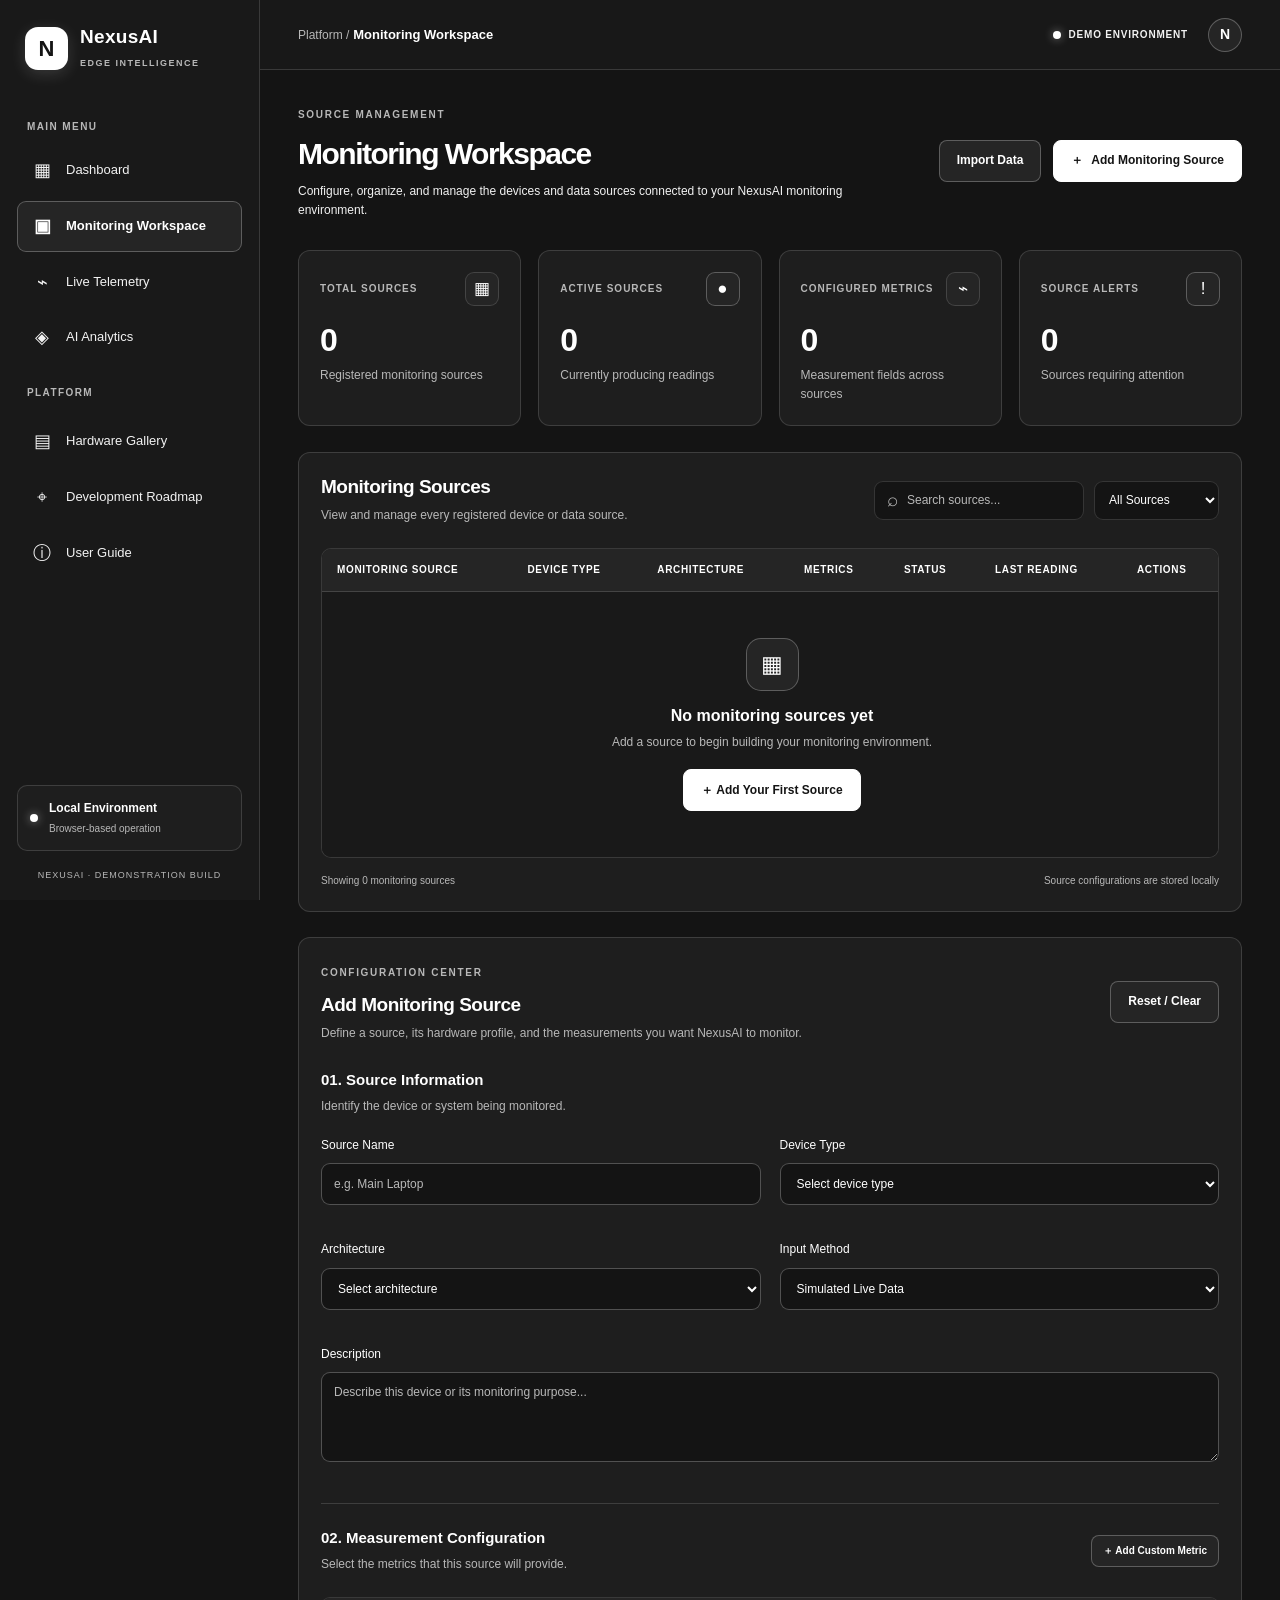
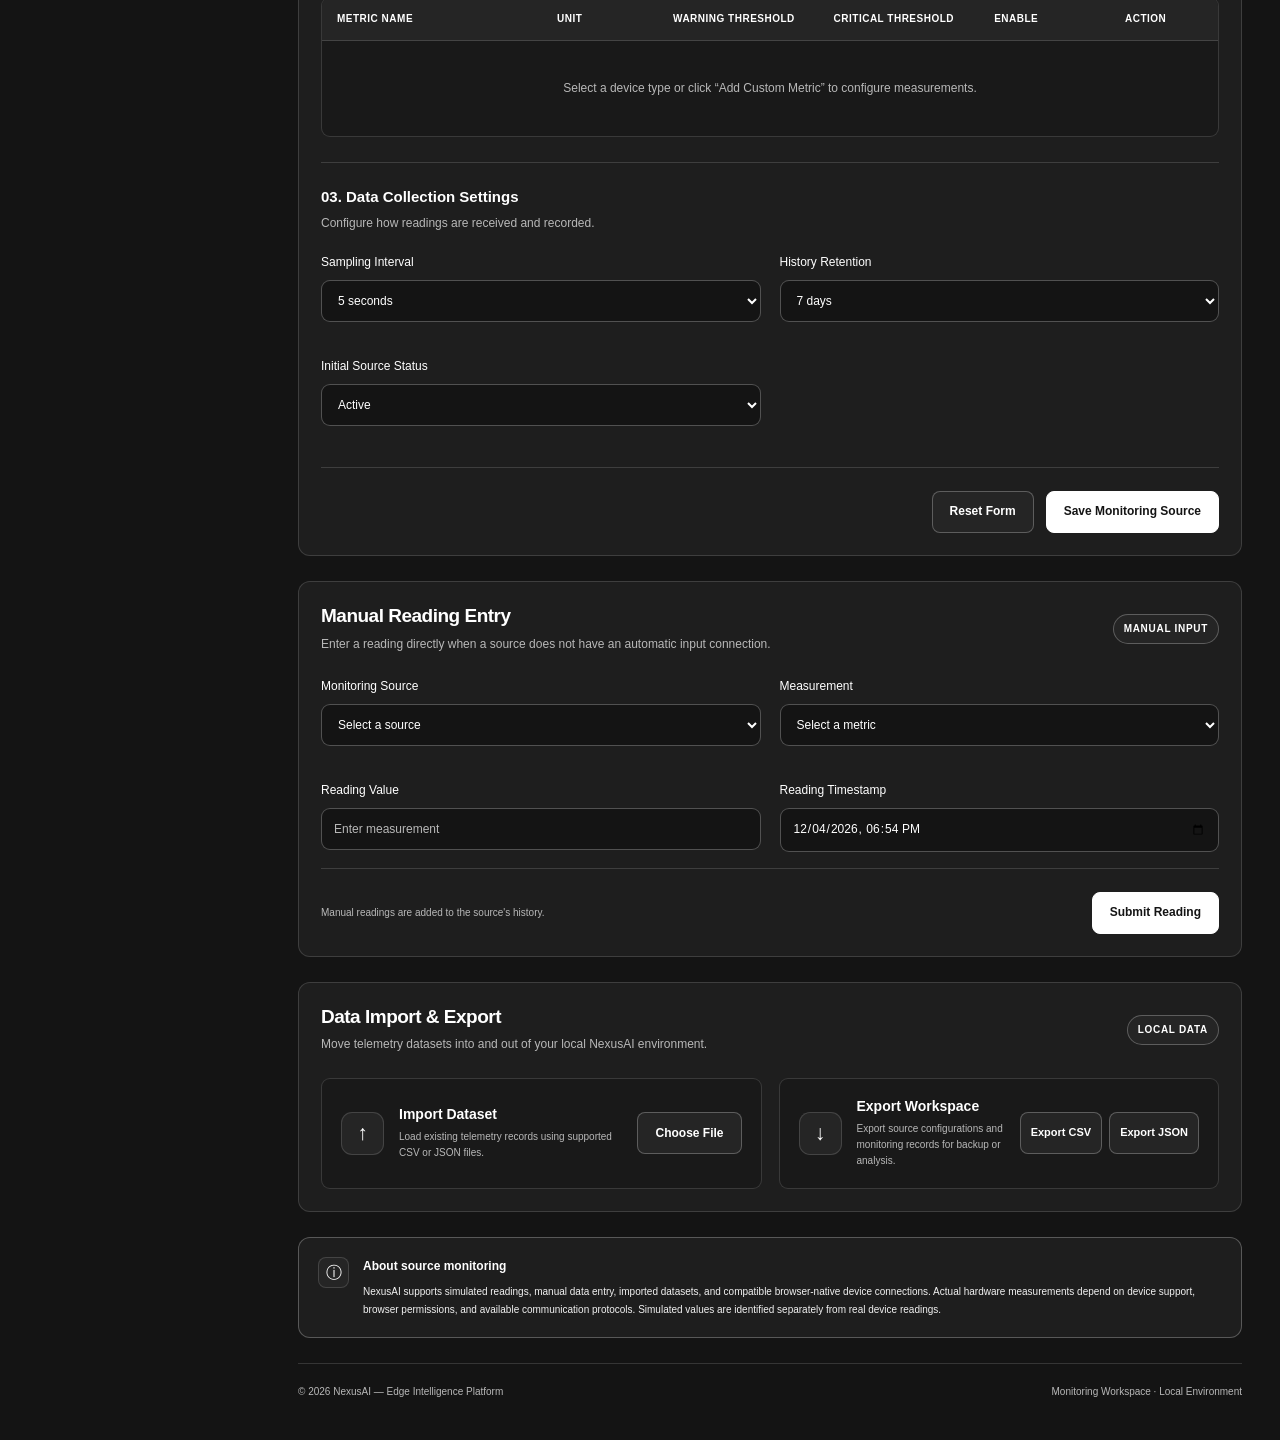
<file: pages/workspace.html>
<!DOCTYPE html>
<html lang="en">
<head>
    <meta charset="UTF-8">
    <meta name="viewport" content="width=device-width, initial-scale=1.0">
    <meta name="description" content="NexusAI Monitoring Workspace — manage monitoring sources and configure telemetry inputs.">
    <meta name="theme-color" content="#070b14">
    <title>Monitoring Workspace | NexusAI</title>

    <link rel="stylesheet" href="../css/variables.css">
    <link rel="stylesheet" href="../css/base.css">
    <link rel="stylesheet" href="../css/workspace.css">
</head>

<body>

<div class="app-layout">

    <!-- SIDEBAR -->
    <aside class="sidebar" id="sidebar">

        <div class="brand">
            <div class="brand-logo">N</div>

            <div class="brand-info">
                <h2>NexusAI</h2>
                <span>EDGE INTELLIGENCE</span>
            </div>
        </div>

        <div class="sidebar-label">MAIN MENU</div>

        <nav class="sidebar-nav" aria-label="Main navigation">

            <a href="../index.html" class="nav-link">
                <span class="nav-icon">▦</span>
                <span>Dashboard</span>
            </a>

            <a href="workspace.html" class="nav-link active" aria-current="page">
                <span class="nav-icon">▣</span>
                <span>Monitoring Workspace</span>
            </a>

            <a href="telemetry.html" class="nav-link">
                <span class="nav-icon">⌁</span>
                <span>Live Telemetry</span>
            </a>

            <a href="ai-analytics.html" class="nav-link">
                <span class="nav-icon">◈</span>
                <span>AI Analytics</span>
            </a>

            <div class="sidebar-label">PLATFORM</div>

            <a href="hardware.html" class="nav-link">
                <span class="nav-icon">▤</span>
                <span>Hardware Gallery</span>
            </a>

            <a href="roadmap.html" class="nav-link">
                <span class="nav-icon">⌖</span>
                <span>Development Roadmap</span>
            </a>

            <a href="user-guide.html" class="nav-link">
                <span class="nav-icon">ⓘ</span>
                <span>User Guide</span>
            </a>

        </nav>

        <div class="sidebar-bottom">

            <div class="system-status">
                <span class="status-dot"></span>

                <div>
                    <strong>Local Environment</strong>
                    <small>Browser-based operation</small>
                </div>
            </div>

            <div class="sidebar-version">
                NEXUSAI · DEMONSTRATION BUILD
            </div>

        </div>

    </aside>


    <!-- MAIN CONTENT -->
    <main class="main-content" id="main-content">

        <!-- TOPBAR -->
        <header class="topbar">

            <div class="topbar-left">
                <div>
                    <span class="breadcrumb">Platform /</span>
                    <strong>Monitoring Workspace</strong>
                </div>
            </div>

            <div class="topbar-right">
                <span class="environment-label">
                    <span class="status-dot"></span>
                    DEMO ENVIRONMENT
                </span>

                <div class="user-avatar" title="NexusAI User">N</div>
            </div>

        </header>


        <!-- PAGE CONTENT -->
        <div class="page-container">

            <!-- PAGE HEADER -->
            <section class="page-header workspace-page-header">

                <div>
                    <div class="eyebrow">SOURCE MANAGEMENT</div>

                    <h1>Monitoring Workspace</h1>

                    <p>
                        Configure, organize, and manage the devices and data
                        sources connected to your NexusAI monitoring environment.
                    </p>
                </div>

                <div class="page-header-actions">
                    <button type="button" class="btn btn-secondary" id="import-source-data">
                        Import Data
                    </button>

                    <button type="button" class="btn btn-primary" id="add-source-button">
                        <span>＋</span>
                        Add Monitoring Source
                    </button>
                </div>

            </section>


            <!-- WORKSPACE SUMMARY -->
            <section class="workspace-summary-grid">

                <article class="workspace-summary-card">
                    <div class="summary-card-top">
                        <span class="summary-label">TOTAL SOURCES</span>
                        <span class="summary-icon">▦</span>
                    </div>

                    <div class="summary-value" id="total-sources">0</div>

                    <div class="summary-description">
                        Registered monitoring sources
                    </div>
                </article>


                <article class="workspace-summary-card">
                    <div class="summary-card-top">
                        <span class="summary-label">ACTIVE SOURCES</span>
                        <span class="summary-icon success">●</span>
                    </div>

                    <div class="summary-value" id="active-sources">0</div>

                    <div class="summary-description">
                        Currently producing readings
                    </div>
                </article>


                <article class="workspace-summary-card">
                    <div class="summary-card-top">
                        <span class="summary-label">CONFIGURED METRICS</span>
                        <span class="summary-icon">⌁</span>
                    </div>

                    <div class="summary-value" id="configured-metrics">0</div>

                    <div class="summary-description">
                        Measurement fields across sources
                    </div>
                </article>


                <article class="workspace-summary-card">
                    <div class="summary-card-top">
                        <span class="summary-label">SOURCE ALERTS</span>
                        <span class="summary-icon warning">!</span>
                    </div>

                    <div class="summary-value" id="source-alerts">0</div>

                    <div class="summary-description">
                        Sources requiring attention
                    </div>
                </article>

            </section>


            <!-- SOURCE MANAGEMENT -->
            <section class="content-card workspace-sources-card">

                <div class="section-heading-row">

                    <div>
                        <h2>Monitoring Sources</h2>
                        <p>
                            View and manage every registered device or data source.
                        </p>
                    </div>

                    <div class="source-toolbar">

                        <div class="search-field">
                            <span>⌕</span>
                            <input
                                type="search"
                                id="source-search"
                                placeholder="Search sources..."
                                aria-label="Search monitoring sources"
                            >
                        </div>

                        <select id="source-filter" aria-label="Filter sources">
                            <option value="all">All Sources</option>
                            <option value="active">Active</option>
                            <option value="offline">Offline</option>
                            <option value="warning">Warning</option>
                        </select>

                    </div>

                </div>


                <!-- SOURCE TABLE -->
                <div class="data-table-wrapper">

                    <table class="data-table workspace-table">

                        <thead>
                            <tr>
                                <th>MONITORING SOURCE</th>
                                <th>DEVICE TYPE</th>
                                <th>ARCHITECTURE</th>
                                <th>METRICS</th>
                                <th>STATUS</th>
                                <th>LAST READING</th>
                                <th>ACTIONS</th>
                            </tr>
                        </thead>

                        <tbody id="source-table-body">

                            <!-- JavaScript will populate this table -->

                            <tr class="initial-empty-row">
                                <td colspan="7">
                                    <div class="empty-state">
                                        <div class="empty-state-icon">▦</div>
                                        <h3>No monitoring sources yet</h3>
                                        <p>
                                            Add a source to begin building your
                                            monitoring environment.
                                        </p>

                                        <button
                                            type="button"
                                            class="btn btn-primary"
                                            id="empty-add-source-button"
                                        >
                                            ＋ Add Your First Source
                                        </button>
                                    </div>
                                </td>
                            </tr>

                        </tbody>

                    </table>

                </div>

                <div class="table-footer">
                    <span id="source-table-count">
                        Showing 0 monitoring sources
                    </span>

                    <span class="table-footer-note">
                        Source configurations are stored locally
                    </span>
                </div>

            </section>


            <!-- SOURCE CREATION / CONFIGURATION -->
            <section class="content-card source-configuration-card" id="source-configuration">

                <div class="section-heading-row">

                    <div>
                        <div class="eyebrow">CONFIGURATION CENTER</div>
                        <h2 id="configuration-heading">Add Monitoring Source</h2>

                        <p>
                            Define a source, its hardware profile, and the
                            measurements you want NexusAI to monitor.
                        </p>
                    </div>

                    <button
                        class="btn btn-secondary"
                        id="close-configuration-button"
                        type="button"
                    >
                        Reset / Clear
                    </button>

                </div>


                <form id="source-configuration-form">

                    <input type="hidden" id="source-id">

                    <!-- BASIC INFORMATION -->
                    <div class="configuration-section">

                        <h3>01. Source Information</h3>

                        <p class="configuration-description">
                            Identify the device or system being monitored.
                        </p>

                        <div class="configuration-grid">

                            <div class="form-group">
                                <label for="source-name">Source Name</label>

                                <input
                                    type="text"
                                    id="source-name"
                                    placeholder="e.g. Main Laptop"
                                    required
                                >
                            </div>


                            <div class="form-group">
                                <label for="source-type">Device Type</label>

                                <select id="source-type" required>
                                    <option value="">Select device type</option>
                                    <option value="Laptop">Laptop / Computer</option>
                                    <option value="Server">Server</option>
                                    <option value="NPU Node">NPU / AI Accelerator</option>
                                    <option value="GPU Node">GPU System</option>
                                    <option value="Robotic Arm">Robotic System</option>
                                    <option value="Cooling Unit">Cooling System</option>
                                    <option value="Sensor">Sensor Unit</option>
                                    <option value="Custom">Custom Device</option>
                                </select>
                            </div>


                            <div class="form-group">
                                <label for="source-architecture">Architecture</label>

                                <select id="source-architecture" required>
                                    <option value="">Select architecture</option>
                                    <option value="ARM64">ARM64</option>
                                    <option value="x64">x64</option>
                                    <option value="x86">x86</option>
                                    <option value="Other">Other / Unknown</option>
                                </select>
                            </div>


                            <div class="form-group">
                                <label for="source-input-mode">Input Method</label>

                                <select id="source-input-mode" required>
                                    <option value="simulated">Simulated Live Data</option>
                                    <option value="manual">Manual Readings</option>
                                    <option value="import">Imported Dataset</option>
                                    <option value="serial">Web Serial Device</option>
                                    <option value="bluetooth">Web Bluetooth Device</option>
                                    <option value="usb">WebUSB Device</option>
                                </select>
                            </div>


                            <div class="form-group full-width">
                                <label for="source-description">Description</label>

                                <textarea
                                    id="source-description"
                                    rows="3"
                                    placeholder="Describe this device or its monitoring purpose..."
                                ></textarea>
                            </div>

                        </div>

                    </div>


                    <!-- MEASUREMENT CONFIGURATION -->
                    <div class="configuration-section">

                        <div class="section-heading-row">

                            <div>
                                <h3>02. Measurement Configuration</h3>

                                <p class="configuration-description">
                                    Select the metrics that this source will provide.
                                </p>
                            </div>

                            <button
                                type="button"
                                class="btn btn-secondary btn-small"
                                id="add-metric-button"
                            >
                                ＋ Add Custom Metric
                            </button>

                        </div>


                        <div class="metric-builder">

                            <div class="metric-builder-header">
                                <span>METRIC NAME</span>
                                <span>UNIT</span>
                                <span>WARNING THRESHOLD</span>
                                <span>CRITICAL THRESHOLD</span>
                                <span>ENABLE</span>
                                <span>ACTION</span>
                            </div>


                            <div id="metric-list">

                                <!-- JavaScript will insert metric configuration rows -->

                                <div class="metric-empty-state">
                                    Select a device type to configure its metrics.
                                </div>

                            </div>

                        </div>

                    </div>


                    <!-- READING SETTINGS -->
                    <div class="configuration-section">

                        <h3>03. Data Collection Settings</h3>

                        <p class="configuration-description">
                            Configure how readings are received and recorded.
                        </p>

                        <div class="configuration-grid">

                            <div class="form-group">
                                <label for="sampling-interval">
                                    Sampling Interval
                                </label>

                                <select id="sampling-interval">
                                    <option value="1000">1 second</option>
                                    <option value="2000">2 seconds</option>
                                    <option value="5000" selected>5 seconds</option>
                                    <option value="10000">10 seconds</option>
                                    <option value="30000">30 seconds</option>
                                    <option value="60000">60 seconds</option>
                                </select>
                            </div>


                            <div class="form-group">
                                <label for="history-retention">
                                    History Retention
                                </label>

                                <select id="history-retention">
                                    <option value="1">1 day</option>
                                    <option value="7" selected>7 days</option>
                                    <option value="30">30 days</option>
                                    <option value="90">90 days</option>
                                    <option value="365">365 days</option>
                                </select>
                            </div>


                            <div class="form-group">
                                <label for="source-status">
                                    Initial Source Status
                                </label>

                                <select id="source-status">
                                    <option value="active">Active</option>
                                    <option value="offline">Offline</option>
                                </select>
                            </div>

                        </div>

                    </div>


                    <!-- CONFIGURATION ACTIONS -->
                    <div class="configuration-actions">

                        <button
                            type="button"
                            class="btn btn-secondary"
                            id="reset-source-form"
                        >
                            Reset Form
                        </button>

                        <button
                            type="submit"
                            class="btn btn-primary"
                            id="save-source-button"
                        >
                            Save Monitoring Source
                        </button>

                    </div>

                </form>

            </section>


            <!-- DATA INPUT PANEL -->
            <section class="content-card data-input-card">

                <div class="section-heading-row">

                    <div>
                        <h2>Manual Reading Entry</h2>

                        <p>
                            Enter a reading directly when a source does not
                            have an automatic input connection.
                        </p>
                    </div>

                    <span class="feature-tag">MANUAL INPUT</span>

                </div>


                <form id="manual-reading-form">

                    <div class="configuration-grid">

                        <div class="form-group">
                            <label for="reading-source">
                                Monitoring Source
                            </label>

                            <select id="reading-source" required>
                                <option value="">Select a source</option>
                            </select>
                        </div>


                        <div class="form-group">
                            <label for="reading-metric">
                                Measurement
                            </label>

                            <select id="reading-metric" required>
                                <option value="">Select a metric</option>
                            </select>
                        </div>


                        <div class="form-group">
                            <label for="reading-value">
                                Reading Value
                            </label>

                            <input
                                type="number"
                                id="reading-value"
                                step="any"
                                placeholder="Enter measurement"
                                required
                            >
                        </div>


                        <div class="form-group">
                            <label for="reading-timestamp">
                                Reading Timestamp
                            </label>

                            <input
                                type="datetime-local"
                                id="reading-timestamp"
                                required
                            >
                        </div>

                    </div>


                    <div class="configuration-actions">

                        <span class="input-helper-text">
                            Manual readings are added to the source's history.
                        </span>

                        <button type="submit" class="btn btn-primary">
                            Submit Reading
                        </button>

                    </div>

                </form>

            </section>


            <!-- IMPORT / EXPORT -->
            <section class="content-card data-transfer-card">

                <div class="section-heading-row">

                    <div>
                        <h2>Data Import &amp; Export</h2>

                        <p>
                            Move telemetry datasets into and out of your
                            local NexusAI environment.
                        </p>
                    </div>

                    <span class="feature-tag">LOCAL DATA</span>

                </div>


                <div class="transfer-grid">

                    <div class="transfer-option">

                        <div class="transfer-icon">↑</div>

                        <div>
                            <h3>Import Dataset</h3>

                            <p>
                                Load existing telemetry records using
                                supported CSV or JSON files.
                            </p>
                        </div>

                        <button
                            type="button"
                            class="btn btn-secondary"
                            id="open-import-button"
                        >
                            Choose File
                        </button>

                    </div>


                    <div class="transfer-option">

                        <div class="transfer-icon">↓</div>

                        <div>
                            <h3>Export Workspace</h3>

                            <p>
                                Export source configurations and monitoring
                                records for backup or analysis.
                            </p>
                        </div>

                        <div class="transfer-actions">

                            <button
                                type="button"
                                class="btn btn-secondary"
                                id="export-csv-button"
                            >
                                Export CSV
                            </button>

                            <button
                                type="button"
                                class="btn btn-secondary"
                                id="export-json-button"
                            >
                                Export JSON
                            </button>

                        </div>

                    </div>

                </div>


                <input
                    type="file"
                    id="dataset-file-input"
                    accept=".csv,.json,application/json,text/csv"
                    hidden
                >

            </section>


            <!-- WORKSPACE INFORMATION -->
            <section class="workspace-information">

                <div class="information-icon">ⓘ</div>

                <div>
                    <strong>About source monitoring</strong>

                    <p>
                        NexusAI supports simulated readings, manual data entry,
                        imported datasets, and compatible browser-native device
                        connections. Actual hardware measurements depend on
                        device support, browser permissions, and available
                        communication protocols. Simulated values are identified
                        separately from real device readings.
                    </p>
                </div>

            </section>


            <!-- FOOTER -->
            <footer class="page-footer">
                <span>© 2026 NexusAI — Edge Intelligence Platform</span>
                <span>Monitoring Workspace · Local Environment</span>
            </footer>

        </div>

    </main>

</div>


<!-- SOURCE ACTIONS DIALOG -->
<dialog id="source-action-dialog" class="nexus-dialog">

    <div class="dialog-header">
        <div>
            <span class="eyebrow">SOURCE MANAGEMENT</span>
            <h2 id="dialog-source-name">Source Actions</h2>
        </div>

        <button
            type="button"
            class="dialog-close"
            id="close-source-dialog"
            aria-label="Close dialog"
        >
            ×
        </button>
    </div>

    <div class="dialog-content">

        <button type="button" id="edit-source-action" class="dialog-action">
            <strong>Edit Configuration</strong>
            <span>Change source details and measurement settings</span>
        </button>

        <button type="button" id="toggle-source-action" class="dialog-action">
            <strong id="toggle-source-title">Change Source Status</strong>
            <span id="toggle-source-subtitle">Activate or deactivate this monitoring source</span>
        </button>

        <button type="button" id="delete-source-action" class="dialog-action danger">
            <strong>Delete Source</strong>
            <span>Remove this source and its associated local records</span>
        </button>

    </div>

</dialog>


<!-- SHARED APPLICATION SCRIPT -->
<script src="../js/storage.js" defer></script>
<script src="../js/data-manager.js" defer></script>
<script src="../js/workspace.js" defer></script>

</body>
</html>
</file>
<file: css/variables.css>
/* =========================================================
   NEXUSAI — GLOBAL DESIGN TOKENS
   File: css/variables.css
   Purpose: Balanced neutral dark-gray & white configuration
   ========================================================= */

:root {

    /* =========================================
       1. BACKGROUND COLORS (NEUTRAL GRAY SCALE)
    ========================================= */

    --bg-primary: #141414;
    --bg-secondary: #191919;
    --bg-surface: #1e1e1e;
    --bg-surface-strong: #252525;
    --bg-elevated: #2d2d2d;
    --bg-card: #1e1e1e;
    --surface-card: #1e1e1e;
    --bg-input: #141414;
    --bg-overlay: rgba(16, 16, 16, 0.88);


    /* =========================================
       2. TEXT COLORS (CRISP WHITE)
    ========================================= */

    --text-primary: #ffffff;
    --text-secondary: #f2f2f2;
    --text-muted: #b8b8b8;
    --text-disabled: #737373;
    --text-inverse: #141414;


    /* =========================================
       3. BRAND AND ACCENT COLORS (MONOCHROME)
    ========================================= */

    --accent-cyan: #ffffff;
    --accent-cyan-light: #e5e5e5;
    --accent-cyan-dark: #d4d4d4;
    --accent-primary: #ffffff;

    --accent-blue: #ffffff;
    --accent-blue-dark: #d4d4d4;

    --accent-purple: #e5e5e5;

    --accent-gradient: linear-gradient(
        135deg,
        #ffffff,
        #d4d4d4
    );


    /* =========================================
       4. SYSTEM STATUS COLORS (MONOCHROME)
    ========================================= */

    --status-nominal: #ffffff;
    --status-warning: #ffffff;
    --status-critical: #ffffff;
    --status-info: #ffffff;
    --status-offline: #a3a3a3;


    /* =========================================
       5. BORDERS
    ========================================= */

    --border-subtle: rgba(255, 255, 255, 0.14);
    --border-medium: rgba(255, 255, 255, 0.26);
    --border-strong: rgba(255, 255, 255, 0.45);
    --border-color: rgba(255, 255, 255, 0.16);

    --border-accent: rgba(255, 255, 255, 0.65);


    /* =========================================
       6. TYPOGRAPHY
    ========================================= */

    --font-sans: "Segoe UI", Arial, sans-serif;
    --font-mono: "Consolas", "Courier New", monospace;

    --font-size-xs: 10px;
    --font-size-sm: 12px;
    --font-size-base: 14px;
    --font-size-md: 16px;
    --font-size-lg: 20px;
    --font-size-xl: 26px;
    --font-size-2xl: 34px;

    --font-weight-normal: 400;
    --font-weight-medium: 500;
    --font-weight-semibold: 600;
    --font-weight-bold: 700;


    /* =========================================
       7. SPACING SYSTEM
    ========================================= */

    --space-1: 4px;
    --space-2: 8px;
    --space-3: 12px;
    --space-4: 16px;
    --space-5: 20px;
    --space-6: 24px;
    --space-8: 32px;
    --space-10: 40px;
    --space-12: 48px;
    --space-16: 64px;


    /* =========================================
       8. BORDER RADIUS
    ========================================= */

    --radius-sm: 6px;
    --radius-md: 9px;
    --radius-lg: 12px;
    --radius-xl: 17px;
    --radius-2xl: 20px;
    --radius-full: 999px;


    /* =========================================
       9. SHADOWS AND DEPTH
    ========================================= */

    --shadow-sm: 0 3px 10px rgba(0, 0, 0, 0.28);

    --shadow-card:
        0 8px 24px rgba(0, 0, 0, 0.35);

    --shadow-elevated:
        0 18px 42px rgba(0, 0, 0, 0.55),
        0 0 0 1px rgba(255, 255, 255, 0.14);

    --shadow-glow-cyan:
        0 0 20px rgba(255, 255, 255, 0.12);


    /* =========================================
       10. LAYOUT DIMENSIONS
    ========================================= */

    --sidebar-width: 260px;
    --sidebar-collapsed-width: 76px;

    --header-height: 70px;

    --container-max: 1600px;

    --content-padding: 38px;


    /* =========================================
       11. EFFECTS AND TRANSITIONS
    ========================================= */

    --glass-blur: 16px;

    --transition-fast: 180ms ease;
    --transition-normal: 250ms ease;
    --transition-slow: 350ms ease;


    /* =========================================
       12. LAYERING
    ========================================= */

    --z-base: 1;
    --z-dropdown: 50;
    --z-sidebar: 100;
    --z-header: 90;
    --z-overlay: 500;
    --z-modal: 1000;
    --z-toast: 1100;


    /* =========================================
       13. CHART AND TELEMETRY COLORS
    ========================================= */

    --chart-primary: #ffffff;
    --chart-secondary: #d4d4d4;
    --chart-tertiary: #a3a3a3;
    --chart-quaternary: #ffffff;

    --chart-grid: rgba(255, 255, 255, 0.12);
    --chart-label: #f2f2f2;


    /* =========================================
       14. INTERACTION AND ACCESSIBILITY
    ========================================= */

    --focus-outline: 2px solid #ffffff;
    --focus-offset: 3px;

    --disabled-opacity: 0.45;

}
</file>
<file: css/base.css>
/* =========================================================
   NEXUSAI — GLOBAL DESIGN SYSTEM
   File: css/base.css
   Purpose: Shared neutral dark-gray & white layout across all pages
   ========================================================= */

/* ---------- RESET ---------- */

* {
    margin: 0;
    padding: 0;
    box-sizing: border-box;
}

html {
    scroll-behavior: auto;
}

body {
    min-height: 100vh;
    background: var(--bg-primary, #141414);
    color: var(--text-primary, #ffffff);
    font-family: var(--font-sans, "Segoe UI", Arial, sans-serif);
    font-size: 14px;
    line-height: 1.6;
    overflow-x: hidden;
}

button,
input,
select,
textarea {
    font: inherit;
}

button {
    cursor: pointer;
}

a {
    color: inherit;
    text-decoration: none;
}

img {
    display: block;
    max-width: 100%;
}

ul {
    list-style: none;
}


/* ---------- APP LAYOUT ---------- */

.app-layout {
    min-height: 100vh;
}

.main-content {
    min-height: 100vh;
    margin-left: 260px;
    width: calc(100% - 260px);
    background: var(--bg-primary, #141414);
    transition: margin-left 180ms ease, width 180ms ease;
}

.page-container {
    width: 100%;
    max-width: 1600px;
    margin: 0 auto;
    padding: 32px 38px;
}


/* ---------- SIDEBAR ---------- */

.sidebar {
    position: fixed;
    top: 0;
    left: 0;
    z-index: 100;
    display: flex;
    flex-direction: column;
    width: 260px;
    height: 100vh;
    padding: 25px 17px 18px;
    overflow-y: auto;
    background: var(--bg-secondary, #191919);
    border-right: 1px solid var(--border-subtle, rgba(255, 255, 255, 0.14));
}

.brand {
    display: flex;
    align-items: center;
    gap: 12px;
    padding: 0 8px 30px;
}

.brand-logo {
    display: flex;
    align-items: center;
    justify-content: center;
    width: 43px;
    height: 43px;
    flex-shrink: 0;
    border-radius: 13px;
    background: #ffffff;
    color: var(--text-inverse, #141414);
    font-size: 22px;
    font-weight: 900;
    box-shadow: 0 4px 16px rgba(255, 255, 255, 0.14);
}

.brand-info h2 {
    font-size: 19px;
    line-height: 1.3;
    letter-spacing: 0.3px;
    color: var(--text-primary, #ffffff);
}

.brand-info span {
    color: var(--text-muted, #b8b8b8);
    font-size: 9px;
    font-weight: 700;
    letter-spacing: 1.5px;
}

.sidebar-label {
    margin: 17px 10px 10px;
    color: var(--text-muted, #b8b8b8);
    font-size: 10px;
    font-weight: 700;
    letter-spacing: 1.4px;
}

.sidebar-nav {
    display: flex;
    flex-direction: column;
    gap: 5px;
}

.nav-link {
    display: flex;
    align-items: center;
    gap: 13px;
    min-height: 44px;
    padding: 10px 13px;
    border: 1px solid transparent;
    border-radius: 9px;
    color: var(--text-secondary, #f2f2f2);
    font-size: 13px;
    font-weight: 500;
    transition: background 180ms ease, color 180ms ease, border-color 180ms ease;
}

.nav-link:hover {
    color: #ffffff;
    background: var(--bg-surface, #1e1e1e);
    border-color: var(--border-subtle, rgba(255, 255, 255, 0.14));
}

.nav-link.active {
    color: #ffffff;
    background: var(--bg-surface-strong, #252525);
    border-color: var(--border-medium, rgba(255, 255, 255, 0.26));
    font-weight: 700;
}

.nav-icon {
    display: inline-flex;
    align-items: center;
    justify-content: center;
    width: 22px;
    font-size: 18px;
}

.sidebar-bottom {
    margin-top: auto;
    padding-top: 25px;
}

.system-status {
    display: flex;
    align-items: center;
    gap: 11px;
    padding: 13px 12px;
    border: 1px solid var(--border-subtle, rgba(255, 255, 255, 0.14));
    border-radius: 10px;
    background: var(--bg-surface, #1e1e1e);
}

.system-status strong,
.system-status small {
    display: block;
}

.system-status strong {
    font-size: 12px;
    color: var(--text-primary, #ffffff);
}

.system-status small {
    margin-top: 2px;
    color: var(--text-muted, #b8b8b8);
    font-size: 10px;
}

.status-dot {
    display: inline-block;
    width: 8px;
    height: 8px;
    flex-shrink: 0;
    border-radius: 50%;
    background: #ffffff;
    box-shadow: 0 0 10px rgba(255, 255, 255, 0.45);
}

.sidebar-version {
    padding: 17px 5px 0;
    color: var(--text-muted, #b8b8b8);
    font-size: 9px;
    letter-spacing: 1px;
    text-align: center;
}


/* ---------- TOPBAR ---------- */

.topbar {
    position: sticky;
    top: 0;
    z-index: 90;
    display: flex;
    align-items: center;
    justify-content: space-between;
    min-height: 70px;
    padding: 0 38px;
    background: rgba(25, 25, 25, 0.92);
    border-bottom: 1px solid var(--border-subtle, rgba(255, 255, 255, 0.14));
    backdrop-filter: blur(16px);
}

.topbar-left,
.topbar-right {
    display: flex;
    align-items: center;
    gap: 13px;
}

.topbar-left strong {
    font-size: 13px;
    font-weight: 600;
    color: var(--text-primary, #ffffff);
}

.breadcrumb {
    color: var(--text-muted, #b8b8b8);
    font-size: 12px;
}

.topbar-right {
    gap: 20px;
}

.environment-label {
    display: flex;
    align-items: center;
    gap: 8px;
    color: var(--text-secondary, #f2f2f2);
    font-size: 10px;
    font-weight: 700;
    letter-spacing: 0.8px;
}

.user-avatar {
    display: flex;
    align-items: center;
    justify-content: center;
    width: 34px;
    height: 34px;
    border: 1px solid var(--border-medium, rgba(255, 255, 255, 0.26));
    border-radius: 50%;
    background: var(--bg-surface-strong, #252525);
    color: #ffffff;
    font-weight: 700;
}

.menu-toggle {
    display: none;
    border: none;
    background: transparent;
    color: var(--text-primary, #ffffff);
    font-size: 22px;
}


/* ---------- TYPOGRAPHY ---------- */

h1,
h2,
h3,
h4 {
    color: var(--text-primary, #ffffff);
    line-height: 1.25;
}

h1 {
    font-size: clamp(30px, 3vw, 43px);
    letter-spacing: -1.5px;
}

h2 {
    font-size: 23px;
    letter-spacing: -0.5px;
}

h3 {
    font-size: 16px;
}

p {
    color: var(--text-secondary, #f2f2f2);
}

.accent-text {
    color: #ffffff;
    text-decoration: underline;
    text-decoration-color: rgba(255, 255, 255, 0.45);
    text-underline-offset: 6px;
}

.eyebrow {
    display: inline-block;
    margin-bottom: 12px;
    color: var(--text-muted, #b8b8b8);
    font-size: 10px;
    font-weight: 700;
    letter-spacing: 1.7px;
}


/* ---------- BUTTONS ---------- */

.btn {
    display: inline-flex;
    align-items: center;
    justify-content: center;
    gap: 8px;
    min-height: 42px;
    padding: 10px 17px;
    border: 1px solid transparent;
    border-radius: 8px;
    font-size: 12px;
    font-weight: 700;
    transition: transform 180ms ease, background 180ms ease, border-color 180ms ease;
}

.btn:hover {
    transform: translateY(-2px);
}

.btn-primary {
    background: #ffffff;
    color: var(--text-inverse, #141414);
    border-color: #ffffff;
}

.btn-primary:hover {
    background: #e5e5e5;
    border-color: #e5e5e5;
}

.btn-secondary {
    border-color: var(--border-medium, rgba(255, 255, 255, 0.26));
    background: var(--bg-surface-strong, #252525);
    color: var(--text-primary, #ffffff);
}

.btn-secondary:hover {
    border-color: var(--border-accent, rgba(255, 255, 255, 0.65));
    background: var(--bg-elevated, #2d2d2d);
}


/* ---------- WELCOME SECTION ---------- */

.welcome-section {
    position: relative;
    display: flex;
    align-items: center;
    justify-content: space-between;
    min-height: 280px;
    margin-bottom: 42px;
    padding: 37px 42px;
    overflow: hidden;
    border: 1px solid var(--border-medium, rgba(255, 255, 255, 0.26));
    border-radius: 17px;
    background: linear-gradient(
        125deg,
        var(--bg-surface, #1e1e1e),
        var(--bg-secondary, #191919)
    );
}

.welcome-content {
    position: relative;
    z-index: 2;
    max-width: 650px;
}

.welcome-content h1 {
    margin-bottom: 15px;
}

.welcome-content p {
    max-width: 590px;
    font-size: 13px;
    line-height: 1.8;
    color: var(--text-secondary, #f2f2f2);
}

.welcome-actions {
    display: flex;
    flex-wrap: wrap;
    gap: 12px;
    margin-top: 25px;
}


/* ---------- WELCOME VISUAL ---------- */

.welcome-visual {
    position: relative;
    display: flex;
    align-items: center;
    justify-content: center;
    width: 230px;
    height: 210px;
    flex-shrink: 0;
    margin-left: 20px;
}

.visual-core {
    position: relative;
    z-index: 2;
    display: flex;
    align-items: center;
    justify-content: center;
    width: 90px;
    height: 90px;
    border: 1px solid rgba(255, 255, 255, 0.65);
    border-radius: 50%;
    background: var(--bg-surface-strong, #252525);
    color: #ffffff;
    font-size: 28px;
    font-weight: 900;
    box-shadow: 0 0 32px rgba(255, 255, 255, 0.1);
}

.visual-orbit {
    position: absolute;
    border: 1px solid rgba(255, 255, 255, 0.24);
    border-radius: 50%;
}

.orbit-one {
    width: 150px;
    height: 150px;
}

.orbit-two {
    width: 205px;
    height: 205px;
    border-style: dashed;
}

.visual-caption {
    position: absolute;
    bottom: -2px;
    color: var(--text-muted, #b8b8b8);
    font-size: 9px;
    font-weight: 700;
    letter-spacing: 2px;
}


/* ---------- SECTION HEADINGS ---------- */

.overview-section,
.quick-access-section,
.platform-info-section {
    margin-bottom: 43px;
}

.section-heading {
    display: flex;
    align-items: center;
    justify-content: space-between;
    gap: 20px;
    margin-bottom: 20px;
}

.section-heading h2 {
    margin-bottom: 6px;
}

.section-heading p {
    font-size: 12px;
    color: var(--text-muted, #b8b8b8);
}

.live-indicator {
    display: flex;
    align-items: center;
    gap: 8px;
    padding: 7px 11px;
    border: 1px solid var(--border-subtle, rgba(255, 255, 255, 0.14));
    border-radius: 20px;
    color: var(--text-primary, #ffffff);
    background: var(--bg-surface, #1e1e1e);
    font-size: 9px;
    font-weight: 700;
    letter-spacing: 0.8px;
}


/* ---------- STATISTICS CARDS ---------- */

.stats-grid {
    display: grid;
    grid-template-columns: repeat(4, minmax(0, 1fr));
    gap: 16px;
}

.stat-card {
    min-width: 0;
    padding: 20px;
    border: 1px solid var(--border-subtle, rgba(255, 255, 255, 0.14));
    border-radius: 12px;
    background: var(--bg-surface, #1e1e1e);
    transition: border-color 180ms ease, transform 180ms ease, background 180ms ease;
}

.stat-card:hover {
    transform: translateY(-3px);
    border-color: var(--border-accent, rgba(255, 255, 255, 0.65));
    background: var(--bg-surface-strong, #252525);
}

.stat-top {
    display: flex;
    align-items: center;
    justify-content: space-between;
    gap: 10px;
}

.stat-label {
    color: var(--text-secondary, #f2f2f2);
    font-size: 11px;
    font-weight: 600;
}

.stat-icon {
    display: flex;
    align-items: center;
    justify-content: center;
    width: 33px;
    height: 33px;
    border: 1px solid var(--border-subtle, rgba(255, 255, 255, 0.14));
    border-radius: 9px;
    background: var(--bg-surface-strong, #252525);
    color: #ffffff;
    font-size: 17px;
}

.stat-card h3 {
    margin-top: 17px;
    font-size: 29px;
    letter-spacing: -0.8px;
    color: var(--text-primary, #ffffff);
}

.stat-card p {
    margin-top: 5px;
    color: var(--text-muted, #b8b8b8);
    font-size: 11px;
}

.status-nominal {
    color: #ffffff;
    font-size: 23px !important;
}


/* ---------- MODULE CARDS ---------- */

.modules-grid {
    display: grid;
    grid-template-columns: repeat(3, minmax(0, 1fr));
    gap: 16px;
}

.module-card {
    display: flex;
    flex-direction: column;
    min-height: 205px;
    padding: 22px;
    border: 1px solid var(--border-subtle, rgba(255, 255, 255, 0.14));
    border-radius: 12px;
    background: var(--bg-surface, #1e1e1e);
    transition: transform 180ms ease, border-color 180ms ease, background 180ms ease;
}

.module-card:hover {
    transform: translateY(-4px);
    border-color: var(--border-accent, rgba(255, 255, 255, 0.65));
    background: var(--bg-surface-strong, #252525);
}

.module-icon {
    display: flex;
    align-items: center;
    justify-content: center;
    width: 40px;
    height: 40px;
    margin-bottom: 17px;
    border: 1px solid var(--border-subtle, rgba(255, 255, 255, 0.14));
    border-radius: 10px;
    background: var(--bg-surface-strong, #252525);
    color: #ffffff;
    font-size: 21px;
}

.module-card h3 {
    margin-bottom: 9px;
    font-size: 15px;
    color: var(--text-primary, #ffffff);
}

.module-card p {
    flex: 1;
    font-size: 11px;
    line-height: 1.7;
    color: var(--text-secondary, #f2f2f2);
}

.module-link {
    margin-top: 17px;
    color: #ffffff;
    font-size: 11px;
    font-weight: 700;
}


/* ---------- PLATFORM INFORMATION ---------- */

.info-panel {
    padding: 25px;
    border: 1px solid var(--border-subtle, rgba(255, 255, 255, 0.14));
    border-radius: 13px;
    background: var(--bg-surface, #1e1e1e);
}

.info-panel-content {
    max-width: 900px;
}

.info-panel h3 {
    margin-bottom: 12px;
    font-size: 17px;
    color: var(--text-primary, #ffffff);
}

.info-panel p {
    margin-bottom: 12px;
    font-size: 12px;
    line-height: 1.8;
    color: var(--text-secondary, #f2f2f2);
}

.architecture-tags {
    display: flex;
    flex-wrap: wrap;
    gap: 9px;
    margin-top: 20px;
}

.architecture-tags span {
    padding: 6px 11px;
    border: 1px solid var(--border-subtle, rgba(255, 255, 255, 0.14));
    border-radius: 6px;
    background: var(--bg-secondary, #191919);
    color: var(--text-primary, #ffffff);
    font-size: 10px;
}


/* ---------- FOOTER ---------- */

.main-footer {
    display: flex;
    align-items: center;
    justify-content: space-between;
    gap: 20px;
    padding: 24px 0 8px;
    border-top: 1px solid var(--border-subtle, rgba(255, 255, 255, 0.14));
}

.main-footer strong,
.main-footer span {
    display: block;
}

.main-footer strong {
    color: var(--text-primary, #ffffff);
    font-size: 12px;
}

.main-footer span,
.main-footer p {
    color: var(--text-muted, #b8b8b8);
    font-size: 10px;
}


/* ---------- REUSABLE COMPONENTS FOR OTHER PAGES ---------- */

.content-card {
    padding: 22px;
    border: 1px solid var(--border-subtle, rgba(255, 255, 255, 0.14));
    border-radius: 12px;
    background: var(--bg-surface, #1e1e1e);
}

.content-grid {
    display: grid;
    grid-template-columns: repeat(2, minmax(0, 1fr));
    gap: 16px;
}

.page-header {
    display: flex;
    align-items: flex-start;
    justify-content: space-between;
    gap: 20px;
    margin-bottom: 30px;
}

.page-header h1 {
    margin-bottom: 9px;
    font-size: 30px;
    color: var(--text-primary, #ffffff);
}

.page-header p {
    max-width: 700px;
    font-size: 12px;
    color: var(--text-secondary, #f2f2f2);
}

.badge {
    display: inline-flex;
    align-items: center;
    gap: 6px;
    padding: 5px 10px;
    border: 1px solid var(--border-medium, rgba(255, 255, 255, 0.26));
    border-radius: 20px;
    background: var(--bg-secondary, #191919);
    color: var(--text-primary, #ffffff);
    font-size: 10px;
    font-weight: 700;
}

.form-group {
    display: flex;
    flex-direction: column;
    gap: 7px;
    margin-bottom: 16px;
}

.form-group label {
    color: var(--text-primary, #ffffff);
    font-size: 11px;
    font-weight: 600;
}

.form-group input,
.form-group select,
.form-group textarea {
    width: 100%;
    min-height: 40px;
    padding: 10px 12px;
    border: 1px solid var(--border-medium, rgba(255, 255, 255, 0.26));
    border-radius: 7px;
    outline: none;
    background: var(--bg-input, #141414);
    color: var(--text-primary, #ffffff);
}

.form-group input:focus,
.form-group select:focus,
.form-group textarea:focus {
    border-color: #ffffff;
}

.data-table-wrapper {
    width: 100%;
    overflow-x: auto;
    border: 1px solid var(--border-subtle, rgba(255, 255, 255, 0.14));
    border-radius: 10px;
    background: var(--bg-secondary, #191919);
}

.data-table {
    width: 100%;
    border-collapse: collapse;
    text-align: left;
}

.data-table th,
.data-table td {
    padding: 13px 15px;
    border-bottom: 1px solid var(--border-subtle, rgba(255, 255, 255, 0.14));
    font-size: 11px;
    white-space: nowrap;
}

.data-table th {
    background: var(--bg-surface-strong, #252525);
    color: var(--text-primary, #ffffff);
    font-weight: 700;
}

.data-table td {
    color: var(--text-primary, #ffffff);
}

.data-table tr:last-child td {
    border-bottom: none;
}

.empty-state {
    padding: 35px 20px;
    color: var(--text-muted, #b8b8b8);
    text-align: center;
    font-size: 12px;
}


/* ---------- SCROLLBAR ---------- */

::-webkit-scrollbar {
    width: 7px;
    height: 7px;
}

::-webkit-scrollbar-track {
    background: var(--bg-primary, #141414);
}

::-webkit-scrollbar-thumb {
    border-radius: 10px;
    background: #3a3a3a;
}

::-webkit-scrollbar-thumb:hover {
    background: #555555;
}

::selection {
    background: #ffffff;
    color: #141414;
}


/* ---------- RESPONSIVE LAYOUT ---------- */

/* Smaller desktop and laptop screens */
@media (max-width: 1200px) {
    .page-container {
        padding: 27px;
    }

    .stats-grid {
        grid-template-columns: repeat(2, minmax(0, 1fr));
    }

    .modules-grid {
        grid-template-columns: repeat(2, minmax(0, 1fr));
    }
}

/* Tablet */
@media (max-width: 850px) {
    .sidebar {
        width: 220px;
    }

    .main-content {
        margin-left: 220px;
        width: calc(100% - 220px);
    }

    .topbar {
        padding: 0 22px;
    }

    .page-container {
        padding: 24px 20px;
    }

    .welcome-section {
        padding: 30px;
    }

    .welcome-visual {
        width: 170px;
        transform: scale(0.85);
    }
}

/* Mobile fallback */
@media (max-width: 650px) {
    .sidebar {
        position: relative;
        width: 100%;
        height: auto;
        max-height: none;
        padding: 15px;
        border-right: none;
        border-bottom: 1px solid var(--border-subtle, rgba(255, 255, 255, 0.14));
    }

    .brand {
        padding-bottom: 12px;
    }

    .sidebar-nav {
        display: grid;
        grid-template-columns: repeat(2, minmax(0, 1fr));
    }

    .sidebar-label {
        margin-top: 12px;
    }

    .sidebar-bottom {
        display: none;
    }

    .main-content {
        width: 100%;
        margin-left: 0;
    }

    .topbar {
        min-height: 58px;
        padding: 0 16px;
    }

    .menu-toggle {
        display: none;
    }

    .environment-label {
        font-size: 9px;
    }

    .page-container {
        padding: 20px 15px;
    }

    .welcome-section {
        min-height: auto;
        padding: 25px 20px;
    }

    .welcome-visual {
        display: none;
    }

    .welcome-content h1 {
        font-size: 30px;
    }

    .stats-grid,
    .modules-grid,
    .content-grid {
        grid-template-columns: 1fr;
    }

    .section-heading,
    .page-header {
        align-items: flex-start;
        flex-direction: column;
    }

    .main-footer {
        align-items: flex-start;
        flex-direction: column;
    }
}

/* Reduced motion accessibility */
@media (prefers-reduced-motion: reduce) {
    *,
    *::before,
    *::after {
        scroll-behavior: auto !important;
        animation-duration: 0.01ms !important;
        transition-duration: 0.01ms !important;
    }
}
</file>
<file: css/analytics.css>
/* ==========================================================================
   NEXUSAI — AI ANALYTICS & ANOMALY ENGINE STYLES
   File: css/analytics.css
   Purpose: Neutral dark-gray & white theme styling for AI Analytics
   Depends on: variables.css and base.css
   ========================================================================== */

[hidden] {
    display: none !important;
}

.page-container > *,
.page-content > *,
.analytics-kpi-grid > *,
.analytics-main-grid > *,
.analytics-secondary-grid > *,
.controls-grid > *,
.regression-stats-bar > *,
.simulator-controls > * {
    min-width: 0;
}

/* Page Header Alignment */
.analytics-page-header {
    align-items: center;
    gap: 28px;
    margin-bottom: 24px;
}

.analytics-page-header > div:first-child {
    max-width: 720px;
}

.page-header-actions {
    display: flex;
    align-items: center;
    gap: 12px;
    flex-shrink: 0;
}

.page-header-actions .btn {
    white-space: nowrap;
}

/* Shared Card Safeguard */
.card {
    background: var(--bg-surface, #1e1e1e);
    border: 1px solid var(--border-subtle, rgba(255, 255, 255, 0.14));
    border-radius: var(--radius-lg, 12px);
    box-sizing: border-box;
}

/* Transparency Notice */
.transparency-banner {
    display: flex;
    align-items: flex-start;
    gap: 14px;
    padding: 14px 18px;
    margin-bottom: 20px;
    background: var(--bg-surface, #1e1e1e);
    border: 1px solid var(--border-medium, rgba(255, 255, 255, 0.26));
    border-left: 3px solid #ffffff;
    border-radius: var(--radius-md, 10px);
}

.transparency-banner p {
    margin: 0;
    font-size: 0.86rem;
    line-height: 1.55;
    color: var(--text-secondary, #f2f2f2);
}

.transparency-banner code {
    padding: 1px 6px;
    border-radius: 4px;
    background: var(--bg-surface-strong, #252525);
    border: 1px solid var(--border-medium, rgba(255, 255, 255, 0.26));
    color: var(--text-primary, #ffffff);
    font-family: var(--font-mono, "Consolas", "Courier New", monospace);
    font-size: 0.82em;
}

.transparency-badge {
    flex-shrink: 0;
    padding: 4px 10px;
    border-radius: 6px;
    background: var(--bg-surface-strong, #252525);
    border: 1px solid var(--border-medium, rgba(255, 255, 255, 0.26));
    color: var(--text-primary, #ffffff);
    font-size: 0.7rem;
    font-weight: 700;
    letter-spacing: 0.06em;
    text-transform: uppercase;
    margin-top: 2px;
}

/* KPI Grid */
.analytics-kpi-grid {
    display: grid;
    grid-template-columns: repeat(4, minmax(0, 1fr));
    gap: 16px;
    margin-bottom: 20px;
}

.kpi-card {
    background: var(--bg-surface, #1e1e1e);
    border: 1px solid var(--border-subtle, rgba(255, 255, 255, 0.14));
    border-radius: var(--radius-lg, 12px);
    padding: 16px 18px;
    display: flex;
    flex-direction: column;
    gap: 8px;
    box-sizing: border-box;
    transition: border-color var(--transition-fast, 180ms ease), background var(--transition-fast, 180ms ease);
}

.kpi-card:hover {
    background: var(--bg-surface-strong, #252525);
    border-color: var(--border-accent, rgba(255, 255, 255, 0.65));
}

.kpi-header {
    display: flex;
    align-items: center;
    justify-content: space-between;
    gap: 8px;
}

.kpi-label {
    font-size: 0.76rem;
    font-weight: 600;
    color: var(--text-muted, #b8b8b8);
    text-transform: uppercase;
    letter-spacing: 0.04em;
}

.kpi-value {
    font-size: 1.7rem;
    font-weight: 700;
    color: var(--text-primary, #ffffff);
    font-variant-numeric: tabular-nums;
    line-height: 1.15;
    overflow: hidden;
    text-overflow: ellipsis;
    white-space: nowrap;
}

.kpi-sub {
    font-size: 0.8rem;
    color: var(--text-muted, #b8b8b8);
    line-height: 1.35;
}

.kpi-tag,
.health-pill,
.trend-pill,
.count-pill {
    display: inline-flex;
    align-items: center;
    flex-shrink: 0;
    padding: 3px 8px;
    border-radius: 999px;
    font-size: 0.68rem;
    font-weight: 700;
    letter-spacing: 0.04em;
    text-transform: uppercase;
    background: var(--bg-surface-strong, #252525);
    color: var(--text-primary, #ffffff);
    border: 1px solid var(--border-medium, rgba(255, 255, 255, 0.26));
}

.health-pill.health-good,
.trend-pill.trend-down {
    background: var(--bg-surface-strong, #252525);
    color: #ffffff;
    border-color: var(--border-strong, rgba(255, 255, 255, 0.45));
}

.health-pill.health-warn,
.trend-pill.trend-up {
    background: var(--bg-secondary, #191919);
    color: #ffffff;
    border-style: dashed;
    border-color: var(--border-strong, rgba(255, 255, 255, 0.45));
}

.health-pill.health-crit {
    background: var(--bg-elevated, #2d2d2d);
    color: #ffffff;
    border: 2px solid #ffffff;
}

.health-pill.health-neutral,
.trend-pill.trend-flat {
    background: var(--bg-secondary, #191919);
    color: var(--text-muted, #b8b8b8);
    border-color: var(--border-subtle, rgba(255, 255, 255, 0.14));
}

/* Controls Toolbar */
.analytics-controls-card {
    margin-bottom: 20px;
    padding: 16px 18px;
}

.controls-grid {
    display: grid;
    grid-template-columns: repeat(auto-fit, minmax(175px, 1fr));
    gap: 14px;
    align-items: end;
}

.control-group {
    display: flex;
    flex-direction: column;
    gap: 6px;
}

.control-group label {
    font-size: 0.74rem;
    font-weight: 600;
    color: var(--text-primary, #ffffff);
    text-transform: uppercase;
    letter-spacing: 0.04em;
}

.control-group select {
    width: 100%;
    min-height: 38px;
    padding: 8px 12px;
    border-radius: var(--radius-sm, 8px);
    background: var(--bg-input, #141414);
    border: 1px solid var(--border-medium, rgba(255, 255, 255, 0.26));
    color: var(--text-primary, #ffffff);
    font-size: 0.86rem;
    box-sizing: border-box;
}

.control-group select option {
    background: var(--bg-surface, #1e1e1e);
    color: var(--text-primary, #ffffff);
}

.control-group select:focus {
    outline: none;
    border-color: #ffffff;
}

.control-actions {
    display: flex;
    gap: 10px;
    align-items: center;
    flex-wrap: wrap;
}

/* Empty State */
.empty-state-card {
    padding: 40px 24px;
    text-align: center;
    margin-bottom: 20px;
}

.empty-state-content {
    max-width: 560px;
    margin: 0 auto;
}

.empty-state-content h2 {
    margin: 0 0 10px;
    font-size: 1.2rem;
    color: var(--text-primary, #ffffff);
}

.empty-state-content p {
    margin: 0 0 20px;
    color: var(--text-muted, #b8b8b8);
    font-size: 0.9rem;
    line-height: 1.55;
}

.empty-state-actions {
    display: flex;
    justify-content: center;
    gap: 12px;
    flex-wrap: wrap;
}

/* Main & Secondary Grids */
.analytics-main-grid {
    display: grid;
    grid-template-columns: minmax(0, 1.65fr) minmax(290px, 1fr);
    gap: 20px;
    margin-bottom: 20px;
    align-items: stretch;
}

.analytics-secondary-grid {
    display: grid;
    grid-template-columns: minmax(0, 1.3fr) minmax(300px, 1fr);
    gap: 20px;
    align-items: stretch;
}

.chart-card,
.health-card,
.anomalies-card,
.recommendations-card {
    padding: 18px 20px;
    display: flex;
    flex-direction: column;
}

.card-header {
    display: flex;
    align-items: flex-start;
    justify-content: space-between;
    gap: 14px;
    margin-bottom: 14px;
    flex-wrap: wrap;
}

.card-header h2 {
    margin: 0;
    font-size: 1.04rem;
    color: var(--text-primary, #ffffff);
}

.card-subtitle {
    margin: 4px 0 0;
    font-size: 0.8rem;
    color: var(--text-muted, #b8b8b8);
    line-height: 1.4;
}

/* Chart Area */
.chart-legend {
    display: flex;
    align-items: center;
    gap: 12px;
    flex-wrap: wrap;
}

.legend-item {
    display: inline-flex;
    align-items: center;
    gap: 6px;
    font-size: 0.76rem;
    color: var(--text-secondary, #f2f2f2);
}

.dot {
    width: 9px;
    height: 9px;
    border-radius: 50%;
    display: inline-block;
}

.dot-actual {
    background: #ffffff;
}

.dot-mean {
    background: #a3a3a3;
}

.dot-forecast {
    background: #d4d4d4;
    border: 1px dashed #ffffff;
}

.dot-anomaly {
    background: var(--bg-primary, #141414);
    border: 2px solid #ffffff;
    box-shadow: 0 0 8px rgba(255, 255, 255, 0.45);
}

.chart-canvas-wrap {
    position: relative;
    width: 100%;
    height: 310px;
    background: var(--bg-input, #141414);
    border: 1px solid var(--border-subtle, rgba(255, 255, 255, 0.14));
    border-radius: var(--radius-md, 10px);
    overflow: hidden;
}

#analytics-chart-canvas {
    width: 100%;
    height: 100%;
    display: block;
}

.chart-tooltip {
    position: absolute;
    pointer-events: none;
    z-index: 15;
    padding: 8px 10px;
    border-radius: 8px;
    background: var(--bg-elevated, #2d2d2d);
    border: 1px solid var(--border-strong, rgba(255, 255, 255, 0.45));
    color: var(--text-primary, #ffffff);
    font-size: 0.76rem;
    line-height: 1.45;
    box-shadow: var(--shadow-sm);
    white-space: nowrap;
}

.regression-stats-bar {
    display: grid;
    grid-template-columns: repeat(5, minmax(0, 1fr));
    gap: 10px;
    margin-top: 14px;
}

.stat-pill {
    padding: 10px 12px;
    border-radius: 8px;
    background: var(--bg-secondary, #191919);
    border: 1px solid var(--border-subtle, rgba(255, 255, 255, 0.14));
    display: flex;
    flex-direction: column;
    gap: 3px;
}

.stat-pill span {
    font-size: 0.69rem;
    color: var(--text-muted, #b8b8b8);
    text-transform: uppercase;
    letter-spacing: 0.04em;
}

.stat-pill strong {
    font-size: 0.9rem;
    color: var(--text-primary, #ffffff);
    font-variant-numeric: tabular-nums;
    overflow: hidden;
    text-overflow: ellipsis;
    white-space: nowrap;
}

/* Health Breakdown */
.health-breakdown-list {
    display: flex;
    flex-direction: column;
    gap: 12px;
    max-height: 395px;
    overflow-y: auto;
    padding-right: 4px;
}

.health-item {
    padding: 12px 14px;
    border-radius: 10px;
    background: var(--bg-secondary, #191919);
    border: 1px solid var(--border-subtle, rgba(255, 255, 255, 0.14));
    display: flex;
    flex-direction: column;
    gap: 8px;
}

.health-item-top {
    display: flex;
    justify-content: space-between;
    align-items: center;
    gap: 10px;
}

.health-item-title {
    font-size: 0.87rem;
    font-weight: 600;
    color: var(--text-primary, #ffffff);
}

.health-item-score {
    font-size: 0.88rem;
    font-weight: 700;
    color: var(--text-primary, #ffffff);
    font-variant-numeric: tabular-nums;
    flex-shrink: 0;
}

.health-bar-track {
    height: 7px;
    width: 100%;
    border-radius: 999px;
    background: var(--bg-input, #141414);
    border: 1px solid var(--border-subtle, rgba(255, 255, 255, 0.14));
    overflow: hidden;
}

.health-bar-fill {
    height: 100%;
    border-radius: 999px;
    background: #ffffff !important;
    transition: width 0.25s ease;
}

.health-meta {
    display: flex;
    justify-content: space-between;
    gap: 8px;
    flex-wrap: wrap;
    font-size: 0.74rem;
    color: var(--text-muted, #b8b8b8);
}

/* Anomalies Table */
.table-scroll {
    width: 100%;
    overflow-x: auto;
    max-height: 410px;
    overflow-y: auto;
    border: 1px solid var(--border-subtle, rgba(255, 255, 255, 0.14));
    border-radius: 10px;
    background: var(--bg-secondary, #191919);
}

.analytics-table {
    width: 100%;
    border-collapse: collapse;
    font-size: 0.82rem;
}

.analytics-table thead th {
    position: sticky;
    top: 0;
    z-index: 2;
    background: var(--bg-surface-strong, #252525);
    color: var(--text-primary, #ffffff);
    font-size: 0.71rem;
    font-weight: 700;
    text-transform: uppercase;
    letter-spacing: 0.04em;
    text-align: left;
    padding: 10px 12px;
    border-bottom: 1px solid var(--border-medium, rgba(255, 255, 255, 0.26));
    white-space: nowrap;
}

.analytics-table tbody td {
    padding: 10px 12px;
    border-bottom: 1px solid var(--border-subtle, rgba(255, 255, 255, 0.14));
    color: var(--text-primary, #ffffff);
    font-variant-numeric: tabular-nums;
    white-space: nowrap;
}

.analytics-table tbody tr:hover {
    background: var(--bg-surface-strong, #252525);
}

.table-empty {
    text-align: center !important;
    color: var(--text-muted, #b8b8b8) !important;
    padding: 28px 12px !important;
    white-space: normal !important;
}

.origin-badge,
.severity-badge {
    display: inline-block;
    padding: 2px 8px;
    border-radius: 6px;
    font-size: 0.69rem;
    font-weight: 700;
    letter-spacing: 0.04em;
    text-transform: uppercase;
    background: var(--bg-surface-strong, #252525);
    color: var(--text-primary, #ffffff);
    border: 1px solid var(--border-medium, rgba(255, 255, 255, 0.26));
}

.origin-device,
.sev-critical {
    background: var(--bg-elevated, #2d2d2d);
    border: 1.5px solid #ffffff;
}

.origin-simulated,
.sev-warning {
    border-style: dashed;
    border-color: var(--border-strong, rgba(255, 255, 255, 0.45));
}

.origin-manual,
.sev-info {
    border-color: var(--border-medium, rgba(255, 255, 255, 0.26));
}

.origin-import {
    border-style: dotted;
    border-color: var(--border-strong, rgba(255, 255, 255, 0.45));
}

/* Recommendations & What-If Simulator */
.recommendations-list {
    display: flex;
    flex-direction: column;
    gap: 10px;
    margin-bottom: 18px;
}

.rec-item {
    padding: 12px 14px;
    border-radius: 10px;
    background: var(--bg-secondary, #191919);
    border: 1px solid var(--border-subtle, rgba(255, 255, 255, 0.14));
    border-left: 3px solid #ffffff;
}

.rec-item.rec-critical {
    border-left-width: 5px;
    background: var(--bg-surface-strong, #252525);
}

.rec-item.rec-warning {
    border-left-style: dashed;
}

.rec-item.rec-optimal {
    border-left-color: #ffffff;
}

.rec-item-header {
    display: flex;
    align-items: center;
    justify-content: space-between;
    gap: 8px;
    margin-bottom: 5px;
}

.rec-item-header strong {
    font-size: 0.86rem;
    color: var(--text-primary, #ffffff);
}

.rec-item p {
    margin: 0;
    font-size: 0.8rem;
    line-height: 1.48;
    color: var(--text-secondary, #f2f2f2);
}

.simulator-box {
    margin-top: auto;
    padding: 14px 16px;
    border-radius: 10px;
    background: var(--bg-secondary, #191919);
    border: 1px solid var(--border-medium, rgba(255, 255, 255, 0.26));
}

.simulator-header {
    display: flex;
    justify-content: space-between;
    align-items: baseline;
    gap: 8px;
    flex-wrap: wrap;
    margin-bottom: 12px;
}

.simulator-header h3 {
    margin: 0;
    font-size: 0.9rem;
    color: var(--text-primary, #ffffff);
}

.simulator-note {
    font-size: 0.72rem;
    color: var(--text-muted, #b8b8b8);
}

.simulator-controls {
    display: grid;
    grid-template-columns: repeat(2, minmax(0, 1fr));
    gap: 14px;
    margin-bottom: 12px;
}

.sim-field {
    display: flex;
    flex-direction: column;
    gap: 6px;
    font-size: 0.78rem;
    color: var(--text-secondary, #f2f2f2);
}

.sim-field input[type="range"] {
    width: 100%;
    accent-color: #ffffff;
}

.scenario-impact-output {
    padding: 10px 12px;
    border-radius: 8px;
    background: var(--bg-input, #141414);
    border: 1px solid var(--border-subtle, rgba(255, 255, 255, 0.14));
    font-size: 0.81rem;
    line-height: 1.48;
    color: var(--text-primary, #ffffff);
}

.muted-placeholder {
    margin: 8px 0;
    color: var(--text-muted, #b8b8b8);
    font-size: 0.84rem;
}

/* Toast Notification */
.analytics-toast {
    position: fixed;
    right: 24px;
    bottom: 24px;
    z-index: var(--z-toast, 1100);
    padding: 12px 18px;
    border-radius: 10px;
    background: var(--bg-elevated, #2d2d2d);
    color: var(--text-primary, #ffffff);
    font-size: 0.85rem;
    font-weight: 500;
    border: 1px solid var(--border-medium, rgba(255, 255, 255, 0.26));
    border-left: 4px solid #ffffff;
    box-shadow: var(--shadow-elevated);
}

.analytics-toast.toast-success,
.analytics-toast.toast-warn,
.analytics-toast.toast-error {
    border-left-color: #ffffff;
}

/* Responsive Breakpoints */
@media (max-width: 1280px) {
    .analytics-kpi-grid {
        grid-template-columns: repeat(2, minmax(0, 1fr));
    }

    .analytics-main-grid,
    .analytics-secondary-grid {
        grid-template-columns: 1fr;
    }

    .regression-stats-bar {
        grid-template-columns: repeat(3, minmax(0, 1fr));
    }
}

@media (max-width: 850px) {
    .analytics-page-header {
        flex-direction: column;
        align-items: flex-start;
    }

    .page-header-actions {
        width: 100%;
        flex-wrap: wrap;
    }
}

@media (max-width: 760px) {
    .analytics-kpi-grid,
    .regression-stats-bar,
    .simulator-controls {
        grid-template-columns: 1fr;
    }

    .transparency-banner {
        flex-direction: column;
    }

    .page-header-actions {
        flex-direction: column;
        align-items: stretch;
    }

    .page-header-actions .btn {
        width: 100%;
    }
}
</file>
<file: css/hardware.css>
/* ============================================================
   NEXUSAI — HARDWARE GALLERY & PROFILES
   File: css/hardware.css

   Purpose:
   1. Page header & action buttons
   2. Summary KPI cards
   3. Live host capability probe card
   4. Filter & search toolbar
   5. Hardware profile catalog cards & reference/host badges
   6. Comparison Canvas chart card & mode toggle
   7. Transparency notice, modal dialog & toast notification
   8. Responsive breakpoints & reduced motion

   Depends on: variables.css and base.css
   ============================================================ */

[hidden] {
    display: none !important;
}


/* ============================================================
   01. PAGE HEADER & BUTTON HELPERS
   ============================================================ */

.hardware-page-header {
    align-items: center;
    gap: 28px;
    margin-bottom: 28px;
}

.hardware-page-header > div:first-child {
    max-width: 720px;
}

.page-header-actions {
    display: flex;
    align-items: center;
    gap: 12px;
    flex-shrink: 0;
}

.page-header-actions .btn {
    white-space: nowrap;
}

.btn-small {
    min-height: 34px;
    padding: 7px 12px;
    font-size: var(--font-size-xs);
}

.badge.connected {
    color: var(--text-primary, #ffffff);
    background: var(--bg-elevated, #2d2d2d);
    border-color: #ffffff;
}

.badge.warning {
    color: var(--text-primary, #ffffff);
    background: var(--bg-secondary, #191919);
    border-style: dashed;
    border-color: var(--border-strong, rgba(255, 255, 255, 0.45));
}


/* ============================================================
   02. SUMMARY KPI CARDS
   ============================================================ */

.hardware-summary-grid {
    display: grid;
    grid-template-columns: repeat(4, minmax(0, 1fr));
    gap: 17px;
    margin-bottom: 24px;
}

.hw-summary-card {
    min-width: 0;
    padding: 21px;
    background: var(--bg-surface, #1e1e1e);
    border: 1px solid var(--border-subtle, rgba(255, 255, 255, 0.14));
    border-radius: var(--radius-lg);
    transition:
        border-color var(--transition-normal),
        background var(--transition-normal),
        transform var(--transition-normal);
}

.hw-summary-card:hover {
    background: var(--bg-surface-strong, #252525);
    border-color: var(--border-accent, rgba(255, 255, 255, 0.65));
    transform: translateY(-3px);
}

.summary-card-top {
    display: flex;
    align-items: center;
    justify-content: space-between;
    gap: 12px;
    margin-bottom: 16px;
}

.summary-label {
    color: var(--text-muted, #b8b8b8);
    font-size: var(--font-size-xs);
    font-weight: var(--font-weight-semibold);
    letter-spacing: 1px;
    text-transform: uppercase;
}

.summary-icon {
    display: grid;
    place-items: center;
    width: 34px;
    height: 34px;
    color: var(--text-primary, #ffffff);
    background: var(--bg-surface-strong, #252525);
    border: 1px solid var(--border-subtle, rgba(255, 255, 255, 0.14));
    border-radius: 9px;
    font-size: 16px;
}

.summary-value {
    margin-bottom: 8px;
    color: var(--text-primary, #ffffff);
    font-size: 28px;
    line-height: 1.15;
    font-weight: var(--font-weight-bold);
    font-variant-numeric: tabular-nums;
    white-space: nowrap;
    overflow: hidden;
    text-overflow: ellipsis;
}

.summary-description {
    color: var(--text-muted, #b8b8b8);
    font-size: var(--font-size-sm);
    white-space: nowrap;
    overflow: hidden;
    text-overflow: ellipsis;
}


/* ============================================================
   03. SECTION HEADINGS & LIVE HOST CAPABILITY PROBE
   ============================================================ */

.section-heading-row {
    display: flex;
    align-items: center;
    justify-content: space-between;
    gap: 16px;
    margin-bottom: 18px;
}

.section-heading-row h2 {
    margin-bottom: 5px;
    color: var(--text-primary, #ffffff);
    font-size: 18px;
    font-weight: var(--font-weight-semibold);
}

.section-heading-row p {
    margin: 0;
    color: var(--text-muted, #b8b8b8);
    font-size: var(--font-size-sm);
    line-height: 1.55;
}

.host-profile-card,
.hw-filter-card,
.hw-chart-card {
    margin-bottom: 24px;
}

.host-probe-grid {
    display: grid;
    grid-template-columns: repeat(5, minmax(0, 1fr));
    gap: 12px;
}

.probe-item,
.host-probe-item {
    min-width: 0;
    padding: 13px 14px;
    border: 1px solid var(--border-subtle, rgba(255, 255, 255, 0.14));
    border-radius: var(--radius-md);
    background: var(--bg-secondary, #191919);
}

.probe-item span,
.host-probe-item span {
    display: block;
    margin-bottom: 5px;
    color: var(--text-muted, #b8b8b8);
    font-size: 10px;
    font-weight: var(--font-weight-semibold);
    letter-spacing: 0.6px;
    text-transform: uppercase;
}

.probe-item strong,
.host-probe-item strong {
    display: block;
    color: var(--text-primary, #ffffff);
    font-family: var(--font-mono);
    font-size: 12px;
    font-variant-numeric: tabular-nums;
    white-space: nowrap;
    overflow: hidden;
    text-overflow: ellipsis;
}


/* ============================================================
   04. FILTER & SEARCH TOOLBAR
   ============================================================ */

.hw-filters-grid {
    display: grid;
    grid-template-columns: minmax(220px, 1.5fr) repeat(3, minmax(150px, 1fr));
    gap: 14px;
    align-items: end;
}

.hw-filters-grid .form-group {
    margin-bottom: 0;
}

.search-field {
    display: flex;
    align-items: center;
    gap: 9px;
    height: 40px;
    padding: 0 12px;
    background: var(--bg-input, #141414);
    border: 1px solid var(--border-medium, rgba(255, 255, 255, 0.26));
    border-radius: 7px;
}

.search-field:focus-within {
    border-color: #ffffff;
}

.search-field > span {
    color: var(--text-muted, #b8b8b8);
    font-size: 16px;
}

.search-field input {
    width: 100%;
    min-width: 0;
    min-height: auto;
    padding: 0;
    color: var(--text-primary, #ffffff);
    background: transparent;
    border: none;
    outline: none;
    font: inherit;
    font-size: var(--font-size-sm);
}

.search-field input::placeholder {
    color: var(--text-muted, #b8b8b8);
}


/* ============================================================
   05. HARDWARE CATALOG GRID & PROFILE CARDS
   ============================================================ */

.hardware-catalog-grid {
    display: grid;
    grid-template-columns: repeat(auto-fill, minmax(320px, 1fr));
    gap: 18px;
    margin-bottom: 24px;
}

.hardware-catalog-grid .empty-state {
    grid-column: 1 / -1;
    padding: 40px 24px;
    border: 1px dashed var(--border-medium, rgba(255, 255, 255, 0.26));
    border-radius: var(--radius-lg);
    background: var(--bg-surface, #1e1e1e);
}

.hw-profile-card {
    display: flex;
    flex-direction: column;
    gap: 14px;
    min-width: 0;
    padding: 20px;
    background: var(--bg-surface, #1e1e1e);
    border: 1px solid var(--border-subtle, rgba(255, 255, 255, 0.14));
    border-radius: var(--radius-lg);
    transition:
        border-color var(--transition-fast),
        background var(--transition-fast),
        transform var(--transition-fast);
}

.hw-profile-card:hover {
    background: var(--bg-surface-strong, #252525);
    border-color: var(--border-accent, rgba(255, 255, 255, 0.65));
    transform: translateY(-2px);
}

.hw-profile-card.is-host-match {
    border: 1.5px solid #ffffff;
}

.hw-card-header {
    display: flex;
    align-items: flex-start;
    justify-content: space-between;
    gap: 12px;
}

.hw-card-title-group {
    min-width: 0;
}

.hw-card-category {
    display: inline-block;
    margin-bottom: 5px;
    color: var(--text-muted, #b8b8b8);
    font-size: 10px;
    font-weight: var(--font-weight-bold);
    letter-spacing: 0.9px;
    text-transform: uppercase;
}

.hw-card-title-group h3 {
    color: var(--text-primary, #ffffff);
    font-size: 16px;
    line-height: 1.3;
}

.hw-badges-row {
    display: flex;
    flex-direction: column;
    align-items: flex-end;
    gap: 6px;
    flex-shrink: 0;
}

.hw-spec-badge,
.hw-host-badge {
    display: inline-flex;
    align-items: center;
    padding: 3px 8px;
    border-radius: var(--radius-full);
    font-size: 9px;
    font-weight: var(--font-weight-bold);
    letter-spacing: 0.7px;
    text-transform: uppercase;
    white-space: nowrap;
}

.hw-spec-badge {
    color: var(--text-muted, #b8b8b8);
    background: var(--bg-secondary, #191919);
    border: 1px solid var(--border-subtle, rgba(255, 255, 255, 0.14));
}

.hw-host-badge {
    color: var(--text-inverse, #141414);
    background: #ffffff;
    border: 1px solid #ffffff;
}

.hw-card-summary {
    color: var(--text-secondary, #f2f2f2);
    font-size: var(--font-size-sm);
    line-height: 1.6;
}

.hw-specs-mini-grid {
    display: grid;
    grid-template-columns: repeat(2, minmax(0, 1fr));
    gap: 10px;
}

.hw-spec-cell {
    min-width: 0;
    padding: 9px 11px;
    background: var(--bg-secondary, #191919);
    border: 1px solid var(--border-subtle, rgba(255, 255, 255, 0.14));
    border-radius: var(--radius-sm);
}

.hw-spec-cell span {
    display: block;
    margin-bottom: 3px;
    color: var(--text-muted, #b8b8b8);
    font-size: 9px;
    font-weight: var(--font-weight-semibold);
    letter-spacing: 0.6px;
    text-transform: uppercase;
}

.hw-spec-cell strong {
    display: block;
    color: var(--text-primary, #ffffff);
    font-family: var(--font-mono);
    font-size: 12px;
    white-space: nowrap;
    overflow: hidden;
    text-overflow: ellipsis;
}

.hw-interfaces-list {
    display: flex;
    flex-wrap: wrap;
    gap: 6px;
}

.hw-interface-chip {
    padding: 4px 8px;
    border: 1px solid var(--border-subtle, rgba(255, 255, 255, 0.14));
    border-radius: 5px;
    background: var(--bg-input, #141414);
    color: var(--text-muted, #b8b8b8);
    font-size: 10px;
    font-family: var(--font-mono);
}

.hw-card-actions {
    display: flex;
    align-items: center;
    gap: 10px;
    margin-top: auto;
    padding-top: 8px;
    border-top: 1px solid var(--border-subtle, rgba(255, 255, 255, 0.14));
}

.hw-card-actions .btn {
    flex: 1;
}


/* ============================================================
   06. COMPARISON CANVAS CHART
   ============================================================ */

.hw-chart-mode {
    display: inline-flex;
    align-items: center;
    gap: 6px;
    padding: 4px;
    background: var(--bg-secondary, #191919);
    border: 1px solid var(--border-subtle, rgba(255, 255, 255, 0.14));
    border-radius: 9px;
    flex-shrink: 0;
}

.hw-chart-mode button {
    min-height: 30px;
    padding: 5px 12px;
    border: 1px solid transparent;
    border-radius: 6px;
    background: transparent;
    color: var(--text-muted, #b8b8b8);
    font-size: 11px;
    font-weight: var(--font-weight-semibold);
    transition: background var(--transition-fast), color var(--transition-fast);
}

.hw-chart-mode button:hover {
    color: #ffffff;
}

.hw-chart-mode button.active {
    background: #ffffff;
    color: var(--text-inverse, #141414);
    border-color: #ffffff;
}

.hw-canvas-wrap {
    position: relative;
    width: 100%;
    height: 320px;
    background: var(--bg-input, #141414);
    border: 1px solid var(--border-subtle, rgba(255, 255, 255, 0.14));
    border-radius: var(--radius-md);
    overflow: hidden;
}

#hw-comparison-canvas {
    display: block;
    width: 100%;
    height: 100%;
}


/* ============================================================
   07. TRANSPARENCY NOTICE
   ============================================================ */

.hardware-notice {
    display: flex;
    align-items: flex-start;
    gap: 14px;
    margin-bottom: 24px;
    padding: 18px;
    background: var(--bg-surface, #1e1e1e);
    border: 1px solid var(--border-medium, rgba(255, 255, 255, 0.26));
    border-radius: var(--radius-lg);
}

.notice-icon {
    display: grid;
    place-items: center;
    width: 31px;
    height: 31px;
    flex-shrink: 0;
    color: var(--text-primary, #ffffff);
    background: var(--bg-surface-strong, #252525);
    border: 1px solid var(--border-subtle, rgba(255, 255, 255, 0.14));
    border-radius: 8px;
    font-size: 16px;
}

.hardware-notice strong {
    display: block;
    margin-bottom: 5px;
    color: var(--text-primary, #ffffff);
    font-size: var(--font-size-sm);
}

.hardware-notice p {
    margin: 0;
    color: var(--text-secondary, #f2f2f2);
    font-size: var(--font-size-xs);
    line-height: 1.7;
}


/* ============================================================
   08. HARDWARE DETAIL MODAL DIALOG
   ============================================================ */

.nexus-dialog {
    width: min(640px, calc(100% - 30px));
    max-width: 640px;
    max-height: 88vh;
    margin: auto;
    padding: 0;
    overflow: auto;
    color: var(--text-primary, #ffffff);
    background: var(--bg-surface, #1e1e1e);
    border: 1px solid var(--border-strong, rgba(255, 255, 255, 0.45));
    border-radius: var(--radius-xl);
    box-shadow: var(--shadow-elevated);
}

.nexus-dialog::backdrop {
    background: rgba(12, 12, 12, 0.82);
    backdrop-filter: blur(5px);
}

.dialog-header {
    display: flex;
    align-items: flex-start;
    justify-content: space-between;
    gap: 15px;
    padding: 22px 24px;
    border-bottom: 1px solid var(--border-subtle, rgba(255, 255, 255, 0.14));
}

.dialog-header h2 {
    margin-top: 4px;
    font-size: 20px;
    color: var(--text-primary, #ffffff);
}

.dialog-close {
    display: grid;
    place-items: center;
    width: 32px;
    height: 32px;
    flex-shrink: 0;
    color: var(--text-primary, #ffffff);
    background: var(--bg-secondary, #191919);
    border: 1px solid var(--border-subtle, rgba(255, 255, 255, 0.14));
    border-radius: 8px;
    font-size: 20px;
    cursor: pointer;
}

.dialog-close:hover {
    color: var(--text-inverse, #141414);
    background: #ffffff;
    border-color: #ffffff;
}

.dialog-content {
    display: flex;
    flex-direction: column;
    gap: 18px;
    padding: 22px 24px;
}

.hw-modal-summary {
    margin: 0;
    color: var(--text-secondary, #f2f2f2);
    font-size: 13px;
    line-height: 1.65;
}

.hw-modal-section h4 {
    margin-bottom: 10px;
    color: var(--text-muted, #b8b8b8);
    font-size: 10px;
    font-weight: var(--font-weight-bold);
    letter-spacing: 0.9px;
    text-transform: uppercase;
}

.hw-modal-specs-grid {
    display: grid;
    grid-template-columns: repeat(2, minmax(0, 1fr));
    gap: 10px;
}

.hw-modal-metrics-list {
    display: flex;
    flex-direction: column;
    gap: 8px;
}

.hw-modal-metric-row {
    display: flex;
    align-items: center;
    justify-content: space-between;
    gap: 12px;
    padding: 10px 12px;
    background: var(--bg-secondary, #191919);
    border: 1px solid var(--border-subtle, rgba(255, 255, 255, 0.14));
    border-radius: var(--radius-sm);
    font-size: 12px;
}

.hw-modal-metric-row strong {
    color: var(--text-primary, #ffffff);
}

.hw-modal-metric-row span {
    color: var(--text-muted, #b8b8b8);
    font-family: var(--font-mono);
    font-size: 11px;
}

.hw-modal-footer {
    display: flex;
    align-items: center;
    justify-content: flex-end;
    gap: 10px;
    padding: 16px 24px;
    border-top: 1px solid var(--border-subtle, rgba(255, 255, 255, 0.14));
    background: var(--bg-secondary, #191919);
}


/* ============================================================
   09. NOTIFICATION TOAST
   ============================================================ */

.hardware-toast {
    position: fixed;
    right: 24px;
    bottom: 24px;
    z-index: var(--z-toast, 1100);
    max-width: 380px;
    padding: 13px 17px;
    color: var(--text-primary, #ffffff);
    background: var(--bg-elevated, #2d2d2d);
    border: 1px solid var(--border-medium, rgba(255, 255, 255, 0.26));
    border-left: 4px solid #ffffff;
    border-radius: var(--radius-md);
    box-shadow: var(--shadow-elevated);
    font-size: var(--font-size-sm);
    line-height: 1.45;
}


/* ============================================================
   10. RESPONSIVE BREAKPOINTS
   ============================================================ */

@media (max-width: 1200px) {
    .hardware-summary-grid {
        grid-template-columns: repeat(2, minmax(0, 1fr));
    }

    .host-probe-grid {
        grid-template-columns: repeat(3, minmax(0, 1fr));
    }

    .hw-filters-grid {
        grid-template-columns: repeat(2, minmax(0, 1fr));
    }
}

@media (max-width: 850px) {
    .hardware-page-header {
        flex-direction: column;
        align-items: flex-start;
    }

    .page-header-actions {
        width: 100%;
        flex-wrap: wrap;
    }

    .section-heading-row {
        flex-direction: column;
        align-items: flex-start;
    }

    .host-probe-grid {
        grid-template-columns: repeat(2, minmax(0, 1fr));
    }
}

@media (max-width: 650px) {
    .hardware-summary-grid {
        grid-template-columns: repeat(2, minmax(0, 1fr));
        gap: 10px;
    }

    .hw-summary-card {
        padding: 15px;
    }

    .summary-value {
        font-size: 22px;
    }

    .host-probe-grid,
    .hw-filters-grid,
    .hardware-catalog-grid,
    .hw-modal-specs-grid {
        grid-template-columns: 1fr;
    }

    .page-header-actions {
        flex-direction: column;
        align-items: stretch;
    }

    .page-header-actions .btn,
    .hw-chart-mode,
    .hw-chart-mode button {
        width: 100%;
    }

    .hw-canvas-wrap {
        height: 260px;
    }

    .hw-modal-footer {
        flex-direction: column-reverse;
        align-items: stretch;
    }

    .hardware-toast {
        right: 12px;
        left: 12px;
        bottom: 12px;
        max-width: none;
    }
}

@media (prefers-reduced-motion: reduce) {
    .hw-summary-card,
    .hw-profile-card,
    .hw-chart-mode button {
        transition: none;
    }

    .hw-summary-card:hover,
    .hw-profile-card:hover {
        transform: none;
    }
}
</file>
<file: css/roadmap.css>
/* =========================================================
   NEXUSAI — DEVELOPMENT ROADMAP STYLES
   File: css/roadmap.css
   Theme: Neutral Dark-Gray & Crisp White (via variables.css)
   ========================================================= */

/* ---------- HEADER & ACTIONS ---------- */

.roadmap-page-header {
    margin-bottom: 24px;
}

.page-header-actions {
    display: flex;
    flex-wrap: wrap;
    gap: 10px;
    flex-shrink: 0;
}

/* ---------- KPI OVERVIEW STRIP ---------- */

.roadmap-kpi-grid {
    display: grid;
    grid-template-columns: repeat(4, minmax(0, 1fr));
    gap: 16px;
    margin-bottom: 20px;
}

.roadmap-kpi-card {
    padding: 18px 20px;
    border: 1px solid var(--border-subtle, rgba(255, 255, 255, 0.14));
    border-radius: var(--radius-lg, 12px);
    background: var(--bg-surface, #1e1e1e);
    transition: border-color var(--transition-fast, 180ms ease), transform var(--transition-fast, 180ms ease);
}

.roadmap-kpi-card:hover {
    border-color: var(--border-medium, rgba(255, 255, 255, 0.26));
    transform: translateY(-2px);
}

.kpi-top {
    display: flex;
    align-items: center;
    justify-content: space-between;
    gap: 10px;
    margin-bottom: 12px;
}

.kpi-label {
    color: var(--text-muted, #b8b8b8);
    font-size: 10px;
    font-weight: 700;
    letter-spacing: 1.2px;
}

.kpi-icon {
    display: inline-flex;
    align-items: center;
    justify-content: center;
    width: 30px;
    height: 30px;
    border: 1px solid var(--border-subtle, rgba(255, 255, 255, 0.14));
    border-radius: 8px;
    background: var(--bg-secondary, #191919);
    color: var(--text-primary, #ffffff);
    font-size: 14px;
}

.kpi-value {
    color: var(--text-primary, #ffffff);
    font-size: 24px;
    font-weight: 700;
    letter-spacing: -0.6px;
    line-height: 1.2;
}

.kpi-meta {
    margin-top: 6px;
    color: var(--text-secondary, #f2f2f2);
    font-size: 11px;
    opacity: 0.78;
}

/* ---------- QUICK JUMP NAV ---------- */

.roadmap-jump-bar {
    display: flex;
    flex-wrap: wrap;
    gap: 10px;
    margin-bottom: 24px;
    padding: 12px 14px;
    border: 1px solid var(--border-subtle, rgba(255, 255, 255, 0.14));
    border-radius: var(--radius-lg, 12px);
    background: var(--bg-secondary, #191919);
}

.jump-link {
    padding: 7px 12px;
    border: 1px solid var(--border-subtle, rgba(255, 255, 255, 0.14));
    border-radius: var(--radius-sm, 6px);
    background: var(--bg-surface, #1e1e1e);
    color: var(--text-secondary, #f2f2f2);
    font-size: 11px;
    font-weight: 600;
    transition: background var(--transition-fast, 180ms ease), border-color var(--transition-fast, 180ms ease), color var(--transition-fast, 180ms ease);
}

.jump-link:hover {
    background: var(--bg-elevated, #2d2d2d);
    border-color: var(--border-medium, rgba(255, 255, 255, 0.26));
    color: var(--text-primary, #ffffff);
}

/* ---------- SHARED ROADMAP SECTIONS ---------- */

.roadmap-section {
    margin-bottom: 24px;
    scroll-margin-top: 86px;
}

.section-header-inline {
    display: flex;
    align-items: flex-start;
    justify-content: space-between;
    gap: 16px;
    margin-bottom: 20px;
}

.section-header-inline .eyebrow {
    margin-bottom: 6px;
}

.section-header-inline h2 {
    margin-bottom: 6px;
    font-size: 20px;
    color: var(--text-primary, #ffffff);
}

.section-header-inline p {
    max-width: 780px;
    font-size: 12px;
    color: var(--text-muted, #b8b8b8);
}

.roadmap-section code,
.roadmap-notice code {
    padding: 2px 6px;
    border: 1px solid var(--border-subtle, rgba(255, 255, 255, 0.14));
    border-radius: 5px;
    background: var(--bg-secondary, #191919);
    color: var(--text-primary, #ffffff);
    font-family: var(--font-mono, "Consolas", monospace);
    font-size: 11px;
}

/* ---------- SECTION 1: REPLACE VS KEEP AUDIT ---------- */

.cleanup-grid {
    display: grid;
    grid-template-columns: repeat(2, minmax(0, 1fr));
    gap: 18px;
}

.cleanup-column {
    display: flex;
    flex-direction: column;
    gap: 14px;
    padding: 18px;
    border: 1px solid var(--border-subtle, rgba(255, 255, 255, 0.14));
    border-radius: var(--radius-lg, 12px);
    background: var(--bg-secondary, #191919);
}

.replace-col {
    border-top: 2px solid var(--status-warning, #f59e0b);
}

.keep-col {
    border-top: 2px solid var(--status-nominal, #22c55e);
}

.column-header {
    display: flex;
    flex-direction: column;
    align-items: flex-start;
    gap: 8px;
    padding-bottom: 12px;
    border-bottom: 1px solid var(--border-subtle, rgba(255, 255, 255, 0.14));
}

.column-header h3 {
    font-size: 15px;
    color: var(--text-primary, #ffffff);
}

.phase-badge {
    display: inline-flex;
    align-items: center;
    padding: 4px 9px;
    border-radius: 6px;
    font-size: 10px;
    font-weight: 700;
    letter-spacing: 0.9px;
}

.phase-badge.replace {
    background: rgba(245, 158, 11, 0.12);
    border: 1px solid rgba(245, 158, 11, 0.35);
    color: #fbbf24;
}

.phase-badge.keep {
    background: rgba(34, 197, 94, 0.12);
    border: 1px solid rgba(34, 197, 94, 0.35);
    color: #4ade80;
}

.cleanup-list {
    display: flex;
    flex-direction: column;
    gap: 12px;
}

.cleanup-item {
    padding: 14px 15px;
    border: 1px solid var(--border-subtle, rgba(255, 255, 255, 0.14));
    border-radius: 10px;
    background: var(--bg-surface, #1e1e1e);
}

.cleanup-item-top {
    display: flex;
    align-items: flex-start;
    justify-content: space-between;
    gap: 10px;
    margin-bottom: 8px;
}

.cleanup-item-top strong {
    font-size: 13px;
    color: var(--text-primary, #ffffff);
}

.engine-tag {
    flex-shrink: 0;
    padding: 3px 8px;
    border: 1px solid var(--border-medium, rgba(255, 255, 255, 0.24));
    border-radius: 5px;
    background: var(--bg-surface-strong, #252525);
    color: var(--text-secondary, #f2f2f2);
    font-family: var(--font-mono, "Consolas", monospace);
    font-size: 10px;
    font-weight: 700;
    letter-spacing: 0.4px;
}

.cleanup-item p {
    font-size: 12px;
    line-height: 1.6;
    color: var(--text-muted, #b8b8b8);
}

.cleanup-item .target-line {
    margin-top: 8px;
    padding-top: 8px;
    border-top: 1px dashed var(--border-subtle, rgba(255, 255, 255, 0.12));
    color: var(--text-secondary, #f2f2f2);
}

/* ---------- SECTION 2: PHASED TIMELINE ---------- */

.phases-grid {
    display: grid;
    grid-template-columns: repeat(4, minmax(0, 1fr));
    gap: 16px;
}

.phase-card {
    display: flex;
    flex-direction: column;
    padding: 18px;
    border: 1px solid var(--border-subtle, rgba(255, 255, 255, 0.14));
    border-radius: var(--radius-lg, 12px);
    background: var(--bg-secondary, #191919);
    transition: border-color var(--transition-fast, 180ms ease), background var(--transition-fast, 180ms ease);
}

.phase-card:hover {
    border-color: var(--border-medium, rgba(255, 255, 255, 0.26));
    background: var(--bg-surface-strong, #252525);
}

.phase-card.is-completed {
    border-color: rgba(34, 197, 94, 0.32);
}

.phase-card-top {
    display: flex;
    align-items: center;
    justify-content: space-between;
    gap: 8px;
    margin-bottom: 12px;
}

.phase-number {
    font-family: var(--font-mono, "Consolas", monospace);
    font-size: 11px;
    font-weight: 700;
    color: var(--text-muted, #b8b8b8);
    letter-spacing: 0.8px;
}

.phase-status {
    padding: 3px 8px;
    border-radius: 5px;
    font-size: 9px;
    font-weight: 700;
    letter-spacing: 0.7px;
}

.phase-status.completed {
    background: rgba(34, 197, 94, 0.14);
    border: 1px solid rgba(34, 197, 94, 0.35);
    color: #4ade80;
}

.phase-status.next {
    background: rgba(255, 255, 255, 0.12);
    border: 1px solid rgba(255, 255, 255, 0.35);
    color: #ffffff;
}

.phase-status.planned {
    background: rgba(245, 158, 11, 0.12);
    border: 1px solid rgba(245, 158, 11, 0.3);
    color: #fbbf24;
}

.phase-status.enterprise {
    background: var(--bg-elevated, #2d2d2d);
    border: 1px solid var(--border-medium, rgba(255, 255, 255, 0.24));
    color: var(--text-secondary, #f2f2f2);
}

.phase-card h3 {
    margin-bottom: 8px;
    font-size: 15px;
    color: var(--text-primary, #ffffff);
}

.phase-card p {
    margin-bottom: 14px;
    font-size: 12px;
    line-height: 1.65;
    color: var(--text-muted, #b8b8b8);
}

.milestone-checks {
    margin-top: auto;
    display: flex;
    flex-direction: column;
    gap: 7px;
    padding-top: 12px;
    border-top: 1px solid var(--border-subtle, rgba(255, 255, 255, 0.12));
}

.milestone-checks li {
    position: relative;
    padding-left: 16px;
    font-size: 11px;
    line-height: 1.5;
    color: var(--text-secondary, #f2f2f2);
}

.milestone-checks li::before {
    content: "›";
    position: absolute;
    left: 2px;
    top: -1px;
    color: var(--text-primary, #ffffff);
    font-weight: 700;
}

/* ---------- SECTION 3: COMPETITOR MATRIX TABLE ---------- */

.roadmap-table th,
.roadmap-table td {
    white-space: normal;
    vertical-align: top;
    line-height: 1.6;
    font-size: 12px;
}

.roadmap-table th {
    color: var(--text-primary, #ffffff);
    background: var(--bg-secondary, #191919);
    letter-spacing: 0.4px;
}

.roadmap-table td {
    min-width: 155px;
    color: var(--text-muted, #b8b8b8);
}

.roadmap-table td:first-child {
    min-width: 150px;
    color: var(--text-primary, #ffffff);
}

.roadmap-table td:last-child {
    min-width: 240px;
    color: var(--text-secondary, #f2f2f2);
}

.roadmap-table tbody tr:hover td {
    background: rgba(255, 255, 255, 0.03);
}

.tech-pill {
    display: inline-block;
    padding: 3px 8px;
    border: 1px solid var(--border-subtle, rgba(255, 255, 255, 0.16));
    border-radius: 5px;
    background: var(--bg-secondary, #191919);
    color: var(--text-primary, #ffffff);
    font-family: var(--font-mono, "Consolas", monospace);
    font-size: 10px;
    font-weight: 600;
    white-space: nowrap;
}

/* ---------- SECTION 4: TARGET STACK LAYERS ---------- */

.stack-layers-grid {
    display: grid;
    grid-template-columns: repeat(3, minmax(0, 1fr));
    gap: 16px;
}

.stack-layer-card {
    padding: 18px;
    border: 1px solid var(--border-subtle, rgba(255, 255, 255, 0.14));
    border-radius: var(--radius-lg, 12px);
    background: var(--bg-secondary, #191919);
}

.layer-badge {
    display: inline-block;
    margin-bottom: 10px;
    padding: 4px 8px;
    border: 1px solid var(--border-medium, rgba(255, 255, 255, 0.24));
    border-radius: 5px;
    background: var(--bg-elevated, #2d2d2d);
    color: var(--text-primary, #ffffff);
    font-size: 10px;
    font-weight: 700;
    letter-spacing: 0.9px;
}

.stack-layer-card h3 {
    margin-bottom: 12px;
    font-size: 16px;
    color: var(--text-primary, #ffffff);
}

.stack-layer-card ul {
    display: flex;
    flex-direction: column;
    gap: 9px;
}

.stack-layer-card li {
    font-size: 12px;
    line-height: 1.6;
    color: var(--text-muted, #b8b8b8);
}

.stack-layer-card li strong {
    color: var(--text-primary, #ffffff);
}

/* ---------- SECTION 5: PRACTICAL UTILITY ---------- */

.utility-grid {
    display: grid;
    grid-template-columns: repeat(4, minmax(0, 1fr));
    gap: 16px;
}

.utility-card {
    padding: 18px;
    border: 1px solid var(--border-subtle, rgba(255, 255, 255, 0.14));
    border-radius: var(--radius-lg, 12px);
    background: var(--bg-secondary, #191919);
}

.utility-num {
    display: inline-block;
    margin-bottom: 10px;
    font-family: var(--font-mono, "Consolas", monospace);
    font-size: 12px;
    font-weight: 700;
    color: var(--text-muted, #b8b8b8);
}

.utility-card h3 {
    margin-bottom: 8px;
    font-size: 14px;
    color: var(--text-primary, #ffffff);
}

.utility-card p {
    font-size: 12px;
    line-height: 1.65;
    color: var(--text-muted, #b8b8b8);
}

/* ---------- NOTICE BANNER ---------- */

.roadmap-notice {
    display: flex;
    align-items: flex-start;
    gap: 14px;
    margin-bottom: 28px;
    padding: 16px 20px;
    border: 1px solid var(--border-subtle, rgba(255, 255, 255, 0.16));
    border-radius: var(--radius-lg, 12px);
    background: var(--bg-surface, #1e1e1e);
}

.notice-icon {
    display: inline-flex;
    align-items: center;
    justify-content: center;
    width: 28px;
    height: 28px;
    flex-shrink: 0;
    border: 1px solid var(--border-medium, rgba(255, 255, 255, 0.24));
    border-radius: 50%;
    background: var(--bg-secondary, #191919);
    color: var(--text-primary, #ffffff);
    font-size: 14px;
    font-weight: 700;
}

.roadmap-notice strong {
    display: block;
    margin-bottom: 4px;
    font-size: 13px;
    color: var(--text-primary, #ffffff);
}

.roadmap-notice p {
    font-size: 12px;
    line-height: 1.65;
    color: var(--text-muted, #b8b8b8);
}

/* ---------- RESPONSIVE BREAKPOINTS ---------- */

@media (max-width: 1200px) {
    .roadmap-kpi-grid,
    .phases-grid,
    .utility-grid {
        grid-template-columns: repeat(2, minmax(0, 1fr));
    }

    .stack-layers-grid {
        grid-template-columns: 1fr;
    }
}

@media (max-width: 850px) {
    .cleanup-grid {
        grid-template-columns: 1fr;
    }

    .cleanup-item-top {
        flex-direction: column;
        align-items: flex-start;
    }
}

@media (max-width: 650px) {
    .roadmap-kpi-grid,
    .phases-grid,
    .utility-grid {
        grid-template-columns: 1fr;
    }

    .roadmap-jump-bar {
        flex-direction: column;
    }

    .jump-link {
        text-align: center;
    }
}
</file>
<file: css/telemetry.css>
/* ============================================================
   NEXUSAI — LIVE TELEMETRY MODULE
   File: css/telemetry.css

   Purpose:
   1. Page header & KPI summary cards (neutral dark-gray & white theme)
   2. Filter & simulation control bar
   3. Real-time system & laptop connectors
   4. CPU / GPU / NPU benchmark & rating suite
   5. Responsive Canvas chart & tooltip
   6. Threshold alert feed
   7. Current metric snapshot grid
   8. Telemetry history table & origin badges
   9. Transparency notice, toast & responsive rules

   Depends on: variables.css and base.css
   ============================================================ */


/* ============================================================
   01. PAGE HEADER & BUTTONS
   ============================================================ */

.telemetry-page-header {
    align-items: center;
    gap: 28px;
    margin-bottom: 30px;
}

.telemetry-page-header > div:first-child {
    max-width: 720px;
}

.page-header-actions {
    display: flex;
    align-items: center;
    gap: 12px;
    flex-shrink: 0;
}

.page-header-actions .btn {
    white-space: nowrap;
}

.btn {
    cursor: pointer;
}

.btn:disabled {
    opacity: var(--disabled-opacity, 0.45);
    cursor: not-allowed;
    transform: none;
}

.btn-small {
    min-height: 34px;
    padding: 7px 12px;
    font-size: var(--font-size-xs);
}

.btn-running {
    background: #ffffff;
    color: var(--text-inverse, #141414);
    border-color: #ffffff;
}

.btn-running:hover {
    background: #e5e5e5;
    border-color: #e5e5e5;
}


/* ============================================================
   02. SUMMARY KPI CARDS
   ============================================================ */

.telemetry-summary-grid {
    display: grid;
    grid-template-columns: repeat(4, minmax(0, 1fr));
    gap: 17px;
    margin-bottom: 24px;
}

.telemetry-summary-card {
    min-width: 0;
    padding: 21px;
    background: var(--bg-surface, #1e1e1e);
    border: 1px solid var(--border-subtle, rgba(255, 255, 255, 0.14));
    border-radius: var(--radius-lg);
    transition:
        border-color var(--transition-normal),
        background var(--transition-normal),
        transform var(--transition-normal);
}

.telemetry-summary-card:hover {
    background: var(--bg-surface-strong, #252525);
    border-color: var(--border-accent, rgba(255, 255, 255, 0.65));
    transform: translateY(-3px);
}

.summary-card-top {
    display: flex;
    align-items: center;
    justify-content: space-between;
    gap: 12px;
    margin-bottom: 17px;
}

.summary-label {
    color: var(--text-muted, #b8b8b8);
    font-size: var(--font-size-xs);
    font-weight: var(--font-weight-semibold);
    letter-spacing: 1px;
}

.summary-icon {
    display: grid;
    place-items: center;
    width: 34px;
    height: 34px;
    color: var(--text-primary, #ffffff);
    background: var(--bg-surface-strong, #252525);
    border: 1px solid var(--border-subtle, rgba(255, 255, 255, 0.14));
    border-radius: 9px;
    font-size: 16px;
}

.summary-icon.warning {
    color: var(--text-primary, #ffffff);
    background: var(--bg-surface-strong, #252525);
    border-color: var(--border-medium, rgba(255, 255, 255, 0.26));
}

.summary-value {
    margin-bottom: 8px;
    color: var(--text-primary, #ffffff);
    font-size: 30px;
    line-height: 1.15;
    font-weight: var(--font-weight-bold);
    font-variant-numeric: tabular-nums;
    white-space: nowrap;
    overflow: hidden;
    text-overflow: ellipsis;
}

.summary-description {
    color: var(--text-muted, #b8b8b8);
    font-size: var(--font-size-sm);
    white-space: nowrap;
    overflow: hidden;
    text-overflow: ellipsis;
}


/* ============================================================
   03. FILTER & SIMULATION BAR
   ============================================================ */

.telemetry-controls-card {
    margin-bottom: 24px;
}

.telemetry-filters-grid {
    display: grid;
    grid-template-columns: repeat(4, minmax(0, 1fr));
    gap: 16px;
}

.telemetry-filters-grid .form-group {
    margin-bottom: 0;
}

.simulation-bar {
    display: flex;
    align-items: center;
    justify-content: space-between;
    flex-wrap: wrap;
    gap: 14px;
    margin-top: 18px;
    padding-top: 18px;
    border-top: 1px solid var(--border-subtle, rgba(255, 255, 255, 0.14));
}

.simulation-status-group {
    display: flex;
    align-items: center;
    flex-wrap: wrap;
    gap: 12px;
}

.sim-pill {
    display: inline-flex;
    align-items: center;
    gap: 8px;
    padding: 6px 12px;
    border: 1px solid var(--border-subtle, rgba(255, 255, 255, 0.14));
    border-radius: var(--radius-full);
    background: var(--bg-secondary, #191919);
    color: var(--text-primary, #ffffff);
    font-size: 10px;
    font-weight: var(--font-weight-bold);
    letter-spacing: 0.9px;
}

.sim-pill .status-dot {
    background: var(--status-offline, #a3a3a3);
    box-shadow: none;
}

.sim-pill.running {
    border-color: var(--border-accent, rgba(255, 255, 255, 0.65));
    background: var(--bg-surface-strong, #252525);
    color: #ffffff;
}

.sim-pill.running .status-dot {
    background: #ffffff;
    box-shadow: 0 0 10px rgba(255, 255, 255, 0.65);
}

.sim-interval-label {
    color: var(--text-muted, #b8b8b8);
    font-size: var(--font-size-xs);
    font-variant-numeric: tabular-nums;
}

.simulation-actions {
    display: flex;
    align-items: center;
    flex-wrap: wrap;
    gap: 10px;
}


/* ============================================================
   04. REAL-TIME SYSTEM & HARDWARE CONNECTORS
   ============================================================ */

.connectors-card {
    margin-bottom: 24px;
}

.connectors-card code {
    padding: 2px 5px;
    border-radius: 4px;
    background: var(--bg-surface-strong, #252525);
    border: 1px solid var(--border-subtle, rgba(255, 255, 255, 0.14));
    color: var(--text-primary, #ffffff);
    font-family: var(--font-mono);
    font-size: 11px;
}

.probe-grid {
    display: grid;
    grid-template-columns: repeat(3, minmax(0, 1fr));
    gap: 12px;
    margin-bottom: 18px;
}

.probe-item {
    min-width: 0;
    padding: 12px 14px;
    border: 1px solid var(--border-subtle, rgba(255, 255, 255, 0.14));
    border-radius: var(--radius-md);
    background: var(--bg-secondary, #191919);
}

.probe-item span {
    display: block;
    margin-bottom: 4px;
    color: var(--text-muted, #b8b8b8);
    font-size: 10px;
    font-weight: var(--font-weight-semibold);
    letter-spacing: 0.6px;
    text-transform: uppercase;
}

.probe-item strong {
    display: block;
    color: var(--text-primary, #ffffff);
    font-family: var(--font-mono);
    font-size: 12px;
    font-variant-numeric: tabular-nums;
    white-space: nowrap;
    overflow: hidden;
    text-overflow: ellipsis;
}

.connectors-grid {
    display: grid;
    grid-template-columns: repeat(2, minmax(0, 1fr));
    gap: 14px;
}

.connector-box {
    display: flex;
    flex-direction: column;
    gap: 10px;
    min-width: 0;
    padding: 16px;
    border: 1px solid var(--border-subtle, rgba(255, 255, 255, 0.14));
    border-radius: var(--radius-md);
    background: var(--bg-secondary, #191919);
    transition: border-color var(--transition-fast), background var(--transition-fast);
}

.connector-box:hover {
    border-color: var(--border-accent, rgba(255, 255, 255, 0.65));
    background: var(--bg-surface-strong, #252525);
}

.connector-top {
    display: flex;
    align-items: center;
    justify-content: space-between;
    gap: 10px;
}

.connector-top strong {
    color: var(--text-primary, #ffffff);
    font-size: 13px;
}

.connector-desc {
    color: var(--text-muted, #b8b8b8);
    font-size: 11px;
    line-height: 1.55;
}

.connector-controls {
    display: flex;
    align-items: center;
    flex-wrap: wrap;
    gap: 8px;
}

.connector-input {
    flex: 1;
    min-width: 140px;
    height: 34px;
    padding: 0 10px;
    border: 1px solid var(--border-medium, rgba(255, 255, 255, 0.26));
    border-radius: 6px;
    background: var(--bg-input, #141414);
    color: var(--text-primary, #ffffff);
    font-size: var(--font-size-xs);
    outline: none;
}

.connector-input:focus {
    border-color: #ffffff;
}

.connector-status {
    color: var(--text-secondary, #f2f2f2);
    font-size: 11px;
    line-height: 1.4;
}

.badge.connected {
    color: #ffffff;
    background: var(--bg-elevated, #2d2d2d);
    border-color: #ffffff;
}

.badge.warning {
    color: #ffffff;
    background: var(--bg-secondary, #191919);
    border-style: dashed;
    border-color: var(--border-strong, rgba(255, 255, 255, 0.45));
}

.badge.error {
    color: #ffffff;
    background: var(--bg-surface-strong, #252525);
    border: 2px solid #ffffff;
}


/* ============================================================
   05. CPU / GPU / NPU BENCHMARK & RATING SUITE
   ============================================================ */

.benchmark-card {
    margin-bottom: 24px;
}

.benchmark-progress-wrap {
    margin-bottom: 18px;
}

.benchmark-track {
    width: 100%;
    height: 8px;
    margin-bottom: 8px;
    border-radius: var(--radius-full);
    background: var(--bg-input, #141414);
    border: 1px solid var(--border-subtle, rgba(255, 255, 255, 0.14));
    overflow: hidden;
}

.benchmark-fill {
    width: 0%;
    height: 100%;
    border-radius: var(--radius-full);
    background: linear-gradient(90deg, #b8b8b8, #ffffff);
    transition: width 220ms ease;
}

.benchmark-progress-text {
    display: block;
    color: var(--text-muted, #b8b8b8);
    font-size: var(--font-size-xs);
}

.benchmark-grid {
    display: grid;
    grid-template-columns: repeat(4, minmax(0, 1fr));
    gap: 14px;
}

.benchmark-result-box {
    display: flex;
    flex-direction: column;
    gap: 8px;
    min-width: 0;
    padding: 16px;
    border: 1px solid var(--border-subtle, rgba(255, 255, 255, 0.14));
    border-radius: var(--radius-md);
    background: var(--bg-secondary, #191919);
}

.benchmark-result-box.highlight {
    border: 1.5px solid #ffffff;
    background: var(--bg-surface-strong, #252525);
}

.benchmark-box-top {
    display: flex;
    align-items: center;
    justify-content: space-between;
    gap: 8px;
}

.benchmark-box-top > span:first-child {
    color: var(--text-muted, #b8b8b8);
    font-size: 10px;
    font-weight: var(--font-weight-semibold);
    letter-spacing: 0.6px;
}

.benchmark-score {
    color: var(--text-primary, #ffffff);
    font-family: var(--font-mono);
    font-size: 26px;
    line-height: 1.15;
    font-weight: var(--font-weight-bold);
    font-variant-numeric: tabular-nums;
}

.benchmark-meta {
    color: var(--text-secondary, #f2f2f2);
    font-size: 11px;
    line-height: 1.45;
}


/* ============================================================
   06. MAIN CHART + ALERTS LAYOUT
   ============================================================ */

.section-heading-row {
    display: flex;
    align-items: center;
    justify-content: space-between;
    gap: 16px;
    margin-bottom: 18px;
}

.section-heading-row h2 {
    margin-bottom: 5px;
    font-size: 18px;
    font-weight: var(--font-weight-semibold);
    color: var(--text-primary, #ffffff);
}

.section-heading-row p {
    color: var(--text-muted, #b8b8b8);
    font-size: var(--font-size-sm);
}

.telemetry-main-grid {
    display: grid;
    grid-template-columns: minmax(0, 2fr) minmax(290px, 1fr);
    gap: 20px;
    margin-bottom: 24px;
}

.chart-card,
.alerts-card,
.snapshots-card,
.telemetry-history-card {
    min-width: 0;
}

.snapshots-card,
.telemetry-history-card {
    margin-bottom: 24px;
}

.chart-legend {
    display: flex;
    align-items: center;
    flex-wrap: wrap;
    gap: 14px;
    flex-shrink: 0;
}

.legend-item {
    display: inline-flex;
    align-items: center;
    gap: 6px;
    color: var(--text-secondary, #f2f2f2);
    font-size: var(--font-size-xs);
}

.legend-dot {
    display: inline-block;
    width: 10px;
    height: 10px;
    border-radius: 50%;
}

.legend-primary {
    background: #ffffff;
}

.legend-warning {
    background: #b8b8b8;
    border: 1px dashed #ffffff;
}

.legend-critical {
    background: var(--bg-primary, #141414);
    border: 2px solid #ffffff;
}

.chart-canvas-wrap {
    position: relative;
    width: 100%;
    height: 330px;
    border: 1px solid var(--border-subtle, rgba(255, 255, 255, 0.14));
    border-radius: var(--radius-md);
    background: var(--bg-input, #141414);
    overflow: hidden;
}

#telemetry-chart {
    display: block;
    width: 100%;
    height: 100%;
}

.chart-empty-overlay {
    position: absolute;
    inset: 0;
    display: flex;
    flex-direction: column;
    align-items: center;
    justify-content: center;
    gap: 6px;
    padding: 20px;
    text-align: center;
    background: rgba(20, 20, 20, 0.86);
    pointer-events: none;
}

.chart-empty-overlay.hidden {
    display: none;
}

.chart-empty-overlay p {
    color: var(--text-primary, #ffffff);
    font-size: var(--font-size-sm);
    font-weight: var(--font-weight-semibold);
}

.chart-empty-overlay span {
    color: var(--text-muted, #b8b8b8);
    font-size: var(--font-size-xs);
}

.chart-tooltip {
    position: absolute;
    z-index: 10;
    padding: 9px 12px;
    background: var(--bg-elevated, #2d2d2d);
    color: var(--text-primary, #ffffff);
    border: 1px solid var(--border-strong, rgba(255, 255, 255, 0.45));
    border-radius: var(--radius-sm);
    box-shadow: var(--shadow-sm);
    font-size: 11px;
    line-height: 1.5;
    pointer-events: none;
    white-space: nowrap;
}

.chart-tooltip.hidden {
    display: none;
}


/* ============================================================
   07. THRESHOLD ALERT FEED
   ============================================================ */

.alerts-list {
    display: flex;
    flex-direction: column;
    gap: 10px;
    max-height: 330px;
    overflow-y: auto;
    padding-right: 4px;
}

.alerts-empty {
    padding: 28px 16px;
    border: 1px dashed var(--border-subtle, rgba(255, 255, 255, 0.14));
    border-radius: var(--radius-md);
    color: var(--text-muted, #b8b8b8);
    text-align: center;
    font-size: var(--font-size-xs);
}

.alert-item {
    padding: 12px 14px;
    border: 1px solid var(--border-subtle, rgba(255, 255, 255, 0.14));
    border-left: 3px solid #ffffff;
    border-radius: var(--radius-md);
    background: var(--bg-secondary, #191919);
}

.alert-item.critical {
    border-left-width: 5px;
    border-color: var(--border-medium, rgba(255, 255, 255, 0.26));
    background: var(--bg-surface-strong, #252525);
}

.alert-item-top {
    display: flex;
    align-items: center;
    justify-content: space-between;
    gap: 10px;
    margin-bottom: 5px;
}

.alert-item-top strong {
    color: var(--text-primary, #ffffff);
    font-size: var(--font-size-xs);
}

.alert-item-value {
    font-family: var(--font-mono);
    font-size: var(--font-size-xs);
    font-weight: var(--font-weight-bold);
    font-variant-numeric: tabular-nums;
    color: #ffffff;
}

.alert-item.warning .alert-item-value,
.alert-item.critical .alert-item-value {
    color: #ffffff;
}

.alert-item-message {
    color: var(--text-secondary, #f2f2f2);
    font-size: 11px;
    line-height: 1.45;
    margin-bottom: 5px;
}

.alert-item-meta {
    display: flex;
    align-items: center;
    justify-content: space-between;
    color: var(--text-muted, #b8b8b8);
    font-size: 10px;
    font-variant-numeric: tabular-nums;
}


/* ============================================================
   08. CURRENT METRIC SNAPSHOTS
   ============================================================ */

.metric-snapshot-grid {
    display: grid;
    grid-template-columns: repeat(auto-fit, minmax(215px, 1fr));
    gap: 14px;
}

.metric-snapshot-grid .empty-state {
    grid-column: 1 / -1;
}

.snapshot-card {
    padding: 16px;
    border: 1px solid var(--border-subtle, rgba(255, 255, 255, 0.14));
    border-radius: var(--radius-md);
    background: var(--bg-secondary, #191919);
    transition: border-color var(--transition-fast), background var(--transition-fast);
}

.snapshot-card:hover {
    border-color: var(--border-accent, rgba(255, 255, 255, 0.65));
    background: var(--bg-surface-strong, #252525);
}

.snapshot-card.warning {
    border-style: dashed;
    border-color: var(--border-strong, rgba(255, 255, 255, 0.45));
}

.snapshot-card.critical {
    border: 2px solid #ffffff;
}

.snapshot-top {
    display: flex;
    align-items: center;
    justify-content: space-between;
    gap: 8px;
    margin-bottom: 10px;
}

.snapshot-name {
    color: var(--text-secondary, #f2f2f2);
    font-size: var(--font-size-xs);
    font-weight: var(--font-weight-semibold);
}

.snapshot-value {
    margin-bottom: 10px;
    color: var(--text-primary, #ffffff);
    font-size: 24px;
    font-weight: var(--font-weight-bold);
    font-variant-numeric: tabular-nums;
}

.snapshot-footer {
    display: flex;
    align-items: center;
    justify-content: space-between;
    gap: 8px;
    color: var(--text-muted, #b8b8b8);
    font-size: 10px;
    font-variant-numeric: tabular-nums;
}


/* ============================================================
   09. TELEMETRY HISTORY TABLE & BADGES
   ============================================================ */

.telemetry-table {
    min-width: 780px;
}

.telemetry-table td {
    font-variant-numeric: tabular-nums;
}

.status-badge,
.mode-badge {
    display: inline-flex;
    align-items: center;
    gap: 6px;
    padding: 4px 9px;
    border: 1px solid var(--border-medium, rgba(255, 255, 255, 0.26));
    border-radius: var(--radius-full);
    background: var(--bg-surface-strong, #252525);
    color: #ffffff;
    font-size: 10px;
    font-weight: var(--font-weight-bold);
    letter-spacing: 0.4px;
    text-transform: uppercase;
}

.status-badge.normal,
.mode-badge.device {
    color: #ffffff;
    background: var(--bg-surface-strong, #252525);
    border-color: var(--border-strong, rgba(255, 255, 255, 0.45));
}

.status-badge.warning,
.mode-badge.simulated {
    color: #ffffff;
    background: var(--bg-secondary, #191919);
    border-style: dashed;
    border-color: var(--border-strong, rgba(255, 255, 255, 0.45));
}

.status-badge.critical {
    color: #ffffff;
    background: var(--bg-elevated, #2d2d2d);
    border: 2px solid #ffffff;
}

.mode-badge.manual {
    color: #ffffff;
    background: var(--bg-secondary, #191919);
    border-color: var(--border-medium, rgba(255, 255, 255, 0.26));
}

.mode-badge.import {
    color: #ffffff;
    background: var(--bg-secondary, #191919);
    border-style: dotted;
    border-color: var(--border-strong, rgba(255, 255, 255, 0.45));
}


/* ============================================================
   10. TRANSPARENCY NOTICE & TOAST
   ============================================================ */

.telemetry-notice {
    display: flex;
    align-items: flex-start;
    gap: 14px;
    margin-bottom: 24px;
    padding: 18px;
    background: var(--bg-surface, #1e1e1e);
    border: 1px solid var(--border-medium, rgba(255, 255, 255, 0.26));
    border-radius: var(--radius-lg);
}

.notice-icon {
    display: grid;
    place-items: center;
    width: 31px;
    height: 31px;
    flex-shrink: 0;
    color: var(--text-primary, #ffffff);
    background: var(--bg-surface-strong, #252525);
    border: 1px solid var(--border-subtle, rgba(255, 255, 255, 0.14));
    border-radius: 8px;
    font-size: 16px;
}

.telemetry-notice strong {
    display: block;
    margin-bottom: 5px;
    color: var(--text-primary, #ffffff);
    font-size: var(--font-size-sm);
}

.telemetry-notice p {
    color: var(--text-secondary, #f2f2f2);
    font-size: var(--font-size-xs);
    line-height: 1.7;
}

.telemetry-notification {
    position: fixed;
    right: 24px;
    bottom: 24px;
    z-index: var(--z-toast, 1100);
    max-width: 380px;
    padding: 13px 17px;
    color: var(--text-primary, #ffffff);
    background: var(--bg-elevated, #2d2d2d);
    border: 1px solid var(--border-medium, rgba(255, 255, 255, 0.26));
    border-left: 4px solid #ffffff;
    border-radius: var(--radius-md);
    box-shadow: var(--shadow-elevated);
    font-size: var(--font-size-sm);
    line-height: 1.45;
    opacity: 0;
    pointer-events: none;
    transform: translateY(12px);
    transition:
        opacity var(--transition-fast),
        transform var(--transition-fast);
}

.telemetry-notification.visible {
    opacity: 1;
    pointer-events: auto;
    transform: translateY(0);
}

.telemetry-notification[data-type="success"],
.telemetry-notification[data-type="warning"],
.telemetry-notification[data-type="error"] {
    border-left-color: #ffffff;
}


/* ============================================================
   11. RESPONSIVE BREAKPOINTS
   ============================================================ */

@media (max-width: 1200px) {
    .telemetry-summary-grid,
    .telemetry-filters-grid,
    .benchmark-grid {
        grid-template-columns: repeat(2, minmax(0, 1fr));
    }

    .probe-grid {
        grid-template-columns: repeat(2, minmax(0, 1fr));
    }
}

@media (max-width: 1050px) {
    .telemetry-main-grid,
    .connectors-grid {
        grid-template-columns: 1fr;
    }

    .alerts-list {
        max-height: 260px;
    }
}

@media (max-width: 850px) {
    .telemetry-page-header {
        flex-direction: column;
        align-items: flex-start;
    }

    .page-header-actions {
        width: 100%;
        flex-wrap: wrap;
    }

    .section-heading-row {
        flex-direction: column;
        align-items: flex-start;
    }
}

@media (max-width: 650px) {
    .telemetry-summary-grid {
        grid-template-columns: repeat(2, minmax(0, 1fr));
        gap: 10px;
    }

    .telemetry-filters-grid,
    .probe-grid,
    .benchmark-grid {
        grid-template-columns: 1fr;
    }

    .telemetry-summary-card {
        padding: 15px;
    }

    .summary-value {
        font-size: 24px;
    }

    .page-header-actions {
        flex-direction: column;
        align-items: stretch;
    }

    .page-header-actions .btn,
    .simulation-actions,
    .simulation-actions .btn,
    .connector-controls .btn {
        width: 100%;
    }

    .chart-canvas-wrap {
        height: 260px;
    }

    .telemetry-notification {
        right: 12px;
        left: 12px;
        bottom: 12px;
        max-width: none;
    }
}

@media (prefers-reduced-motion: reduce) {
    .telemetry-summary-card,
    .snapshot-card,
    .connector-box,
    .benchmark-fill,
    .telemetry-notification {
        transition: none;
    }

    .telemetry-summary-card:hover {
        transform: none;
    }
}
</file>
<file: css/guide.css>
/* =========================================================
   NEXUSAI — USER GUIDE STYLES
   File: css/guide.css
   Theme: Neutral Dark-Gray & Crisp White (via variables.css)
   ========================================================= */

/* ---------- HEADER & ACTIONS ---------- */

.guide-page-header {
    margin-bottom: 24px;
}

.page-header-actions {
    display: flex;
    flex-wrap: wrap;
    gap: 10px;
    flex-shrink: 0;
}

/* ---------- KPI SUMMARY STRIP ---------- */

.guide-kpi-grid {
    display: grid;
    grid-template-columns: repeat(4, minmax(0, 1fr));
    gap: 16px;
    margin-bottom: 20px;
}

.guide-kpi-card {
    padding: 18px 20px;
    border: 1px solid var(--border-subtle, rgba(255, 255, 255, 0.14));
    border-radius: var(--radius-lg, 12px);
    background: var(--bg-surface, #1e1e1e);
    transition: border-color var(--transition-fast, 180ms ease), transform var(--transition-fast, 180ms ease);
}

.guide-kpi-card:hover {
    border-color: var(--border-medium, rgba(255, 255, 255, 0.26));
    transform: translateY(-2px);
}

.kpi-top {
    display: flex;
    align-items: center;
    justify-content: space-between;
    gap: 10px;
    margin-bottom: 12px;
}

.kpi-label {
    color: var(--text-muted, #b8b8b8);
    font-size: 10px;
    font-weight: 700;
    letter-spacing: 1.2px;
}

.kpi-icon {
    display: inline-flex;
    align-items: center;
    justify-content: center;
    width: 30px;
    height: 30px;
    border: 1px solid var(--border-subtle, rgba(255, 255, 255, 0.14));
    border-radius: 8px;
    background: var(--bg-secondary, #191919);
    color: var(--text-primary, #ffffff);
    font-size: 14px;
}

.kpi-value {
    color: var(--text-primary, #ffffff);
    font-size: 24px;
    font-weight: 700;
    letter-spacing: -0.6px;
    line-height: 1.2;
}

.kpi-meta {
    margin-top: 6px;
    color: var(--text-secondary, #f2f2f2);
    font-size: 11px;
    opacity: 0.8;
}

/* ---------- QUICK JUMP BAR ---------- */

.guide-jump-bar {
    display: flex;
    flex-wrap: wrap;
    gap: 8px;
    margin-bottom: 24px;
    padding: 12px 14px;
    border: 1px solid var(--border-subtle, rgba(255, 255, 255, 0.14));
    border-radius: var(--radius-lg, 12px);
    background: var(--bg-secondary, #191919);
}

.jump-link {
    padding: 7px 11px;
    border: 1px solid var(--border-subtle, rgba(255, 255, 255, 0.14));
    border-radius: var(--radius-sm, 6px);
    background: var(--bg-surface, #1e1e1e);
    color: var(--text-secondary, #f2f2f2);
    font-size: 11px;
    font-weight: 600;
    transition: background var(--transition-fast, 180ms ease), border-color var(--transition-fast, 180ms ease), color var(--transition-fast, 180ms ease);
}

.jump-link:hover {
    background: var(--bg-elevated, #2d2d2d);
    border-color: var(--border-medium, rgba(255, 255, 255, 0.26));
    color: var(--text-primary, #ffffff);
}

/* ---------- SHARED GUIDE SECTIONS ---------- */

.guide-section {
    margin-bottom: 24px;
    scroll-margin-top: 86px;
}

.section-header-inline {
    display: flex;
    align-items: flex-start;
    justify-content: space-between;
    gap: 16px;
    margin-bottom: 20px;
}

.section-header-inline .eyebrow {
    margin-bottom: 6px;
}

.section-header-inline h2 {
    margin-bottom: 6px;
    font-size: 20px;
    color: var(--text-primary, #ffffff);
}

.section-header-inline p {
    max-width: 820px;
    font-size: 12px;
    color: var(--text-muted, #b8b8b8);
}

.guide-section code,
.guide-notice code,
.guide-kpi-card code {
    padding: 2px 6px;
    border: 1px solid var(--border-subtle, rgba(255, 255, 255, 0.14));
    border-radius: 5px;
    background: var(--bg-secondary, #191919);
    color: var(--text-primary, #ffffff);
    font-family: var(--font-mono, "Consolas", monospace);
    font-size: 11px;
}

/* ---------- GRID CARDS ---------- */

.guide-two-col {
    display: grid;
    grid-template-columns: repeat(2, minmax(0, 1fr));
    gap: 16px;
}

.guide-three-col {
    display: grid;
    grid-template-columns: repeat(3, minmax(0, 1fr));
    gap: 16px;
}

.guide-card {
    display: flex;
    flex-direction: column;
    padding: 18px;
    border: 1px solid var(--border-subtle, rgba(255, 255, 255, 0.14));
    border-radius: var(--radius-lg, 12px);
    background: var(--bg-secondary, #191919);
}

.card-badge {
    display: inline-block;
    align-self: flex-start;
    margin-bottom: 10px;
    padding: 4px 8px;
    border: 1px solid var(--border-medium, rgba(255, 255, 255, 0.24));
    border-radius: 5px;
    background: var(--bg-elevated, #2d2d2d);
    color: var(--text-primary, #ffffff);
    font-family: var(--font-mono, "Consolas", monospace);
    font-size: 10px;
    font-weight: 700;
    letter-spacing: 0.6px;
}

.guide-card h3 {
    margin-bottom: 10px;
    font-size: 15px;
    color: var(--text-primary, #ffffff);
}

.card-desc {
    margin-bottom: 10px;
    font-size: 12px;
    line-height: 1.65;
    color: var(--text-muted, #b8b8b8);
}

.card-note {
    margin-top: auto;
    padding-top: 10px;
    border-top: 1px dashed var(--border-subtle, rgba(255, 255, 255, 0.12));
    font-size: 11px;
    line-height: 1.6;
    color: var(--text-secondary, #f2f2f2);
}

.guide-list {
    display: flex;
    flex-direction: column;
    gap: 9px;
}

.guide-list li {
    position: relative;
    padding-left: 16px;
    font-size: 12px;
    line-height: 1.65;
    color: var(--text-muted, #b8b8b8);
}

.guide-list li::before {
    content: "›";
    position: absolute;
    left: 2px;
    top: -1px;
    color: var(--text-primary, #ffffff);
    font-weight: 700;
}

.guide-list li strong {
    color: var(--text-primary, #ffffff);
}

/* ---------- CODE & SCHEMA BLOCKS ---------- */

.code-block {
    margin: 10px 0 12px;
    padding: 12px 14px;
    overflow-x: auto;
    border: 1px solid var(--border-subtle, rgba(255, 255, 255, 0.16));
    border-radius: 8px;
    background: var(--bg-primary, #141414);
    color: var(--text-primary, #ffffff);
    font-family: var(--font-mono, "Consolas", monospace);
    font-size: 11px;
    line-height: 1.55;
    white-space: pre;
}

.code-block code {
    padding: 0;
    border: none;
    background: transparent;
    font-size: 11px;
}

/* ---------- TABLES ---------- */

.guide-table th,
.guide-table td {
    white-space: normal;
    vertical-align: top;
    line-height: 1.6;
    font-size: 12px;
}

.guide-table th {
    background: var(--bg-secondary, #191919);
    color: var(--text-primary, #ffffff);
    letter-spacing: 0.4px;
}

.guide-table td {
    min-width: 150px;
    color: var(--text-muted, #b8b8b8);
}

.guide-table td:first-child {
    min-width: 165px;
    color: var(--text-primary, #ffffff);
}

.guide-table td:last-child {
    min-width: 280px;
    color: var(--text-secondary, #f2f2f2);
}

.guide-table tbody tr:hover td {
    background: rgba(255, 255, 255, 0.03);
}

/* ---------- SCORE TIERS LIST ---------- */

.tier-list {
    display: flex;
    flex-direction: column;
    gap: 10px;
    margin-bottom: 12px;
}

.tier-row {
    display: flex;
    align-items: flex-start;
    gap: 12px;
    padding: 10px 12px;
    border: 1px solid var(--border-subtle, rgba(255, 255, 255, 0.14));
    border-radius: 8px;
    background: var(--bg-surface, #1e1e1e);
}

.tier-badge {
    flex-shrink: 0;
    min-width: 96px;
    padding: 4px 8px;
    border-radius: 5px;
    text-align: center;
    font-family: var(--font-mono, "Consolas", monospace);
    font-size: 11px;
    font-weight: 700;
}

.tier-badge.high {
    background: rgba(34, 197, 94, 0.14);
    border: 1px solid rgba(34, 197, 94, 0.35);
    color: #4ade80;
}

.tier-badge.good {
    background: rgba(255, 255, 255, 0.12);
    border: 1px solid rgba(255, 255, 255, 0.3);
    color: #ffffff;
}

.tier-badge.mid {
    background: rgba(245, 158, 11, 0.12);
    border: 1px solid rgba(245, 158, 11, 0.32);
    color: #fbbf24;
}

.tier-badge.low {
    background: rgba(239, 68, 68, 0.12);
    border: 1px solid rgba(239, 68, 68, 0.32);
    color: #f87171;
}

.tier-row strong {
    display: block;
    margin-bottom: 3px;
    font-size: 13px;
    color: var(--text-primary, #ffffff);
}

.tier-row p {
    font-size: 11px;
    line-height: 1.55;
    color: var(--text-muted, #b8b8b8);
}

/* ---------- FAQ ACCORDION ---------- */

.faq-list {
    display: flex;
    flex-direction: column;
    gap: 10px;
}

.faq-item {
    border: 1px solid var(--border-subtle, rgba(255, 255, 255, 0.14));
    border-radius: 10px;
    background: var(--bg-secondary, #191919);
    overflow: hidden;
}

.faq-item summary {
    position: relative;
    padding: 14px 40px 14px 16px;
    cursor: pointer;
    list-style: none;
    font-size: 13px;
    font-weight: 600;
    color: var(--text-primary, #ffffff);
}

.faq-item summary::-webkit-details-marker {
    display: none;
}

.faq-item summary::after {
    content: "+";
    position: absolute;
    right: 16px;
    top: 50%;
    transform: translateY(-50%);
    font-family: var(--font-mono, "Consolas", monospace);
    font-size: 16px;
    color: var(--text-muted, #b8b8b8);
}

.faq-item[open] summary::after {
    content: "−";
    color: var(--text-primary, #ffffff);
}

.faq-item[open] summary {
    border-bottom: 1px solid var(--border-subtle, rgba(255, 255, 255, 0.12));
    background: var(--bg-surface-strong, #252525);
}

.faq-item p {
    padding: 14px 16px;
    font-size: 12px;
    line-height: 1.65;
    color: var(--text-muted, #b8b8b8);
}

.faq-item a {
    color: var(--text-primary, #ffffff);
    text-decoration: underline;
    text-underline-offset: 3px;
}

/* ---------- NOTICE BANNER ---------- */

.guide-notice {
    display: flex;
    align-items: flex-start;
    gap: 14px;
    margin-bottom: 28px;
    padding: 16px 20px;
    border: 1px solid var(--border-subtle, rgba(255, 255, 255, 0.16));
    border-radius: var(--radius-lg, 12px);
    background: var(--bg-surface, #1e1e1e);
}

.notice-icon {
    display: inline-flex;
    align-items: center;
    justify-content: center;
    width: 28px;
    height: 28px;
    flex-shrink: 0;
    border: 1px solid var(--border-medium, rgba(255, 255, 255, 0.24));
    border-radius: 50%;
    background: var(--bg-secondary, #191919);
    color: var(--text-primary, #ffffff);
    font-size: 14px;
    font-weight: 700;
}

.guide-notice strong {
    display: block;
    margin-bottom: 4px;
    font-size: 13px;
    color: var(--text-primary, #ffffff);
}

.guide-notice p {
    font-size: 12px;
    line-height: 1.65;
    color: var(--text-muted, #b8b8b8);
}

/* ---------- RESPONSIVE BREAKPOINTS ---------- */

@media (max-width: 1200px) {
    .guide-kpi-grid {
        grid-template-columns: repeat(2, minmax(0, 1fr));
    }

    .guide-three-col {
        grid-template-columns: 1fr;
    }
}

@media (max-width: 850px) {
    .guide-two-col {
        grid-template-columns: 1fr;
    }
}

@media (max-width: 650px) {
    .guide-kpi-grid {
        grid-template-columns: 1fr;
    }

    .guide-jump-bar {
        flex-direction: column;
    }

    .jump-link {
        text-align: center;
    }

    .tier-row {
        flex-direction: column;
        gap: 8px;
    }
}
</file>
<file: css/workspace.css>
/* ============================================================
   NEXUSAI — MONITORING WORKSPACE
   File: css/workspace.css

   Purpose:
   1. Workspace summary cards (neutral dark-gray & white theme)
   2. Monitoring source table
   3. Source configuration interface
   4. Metric configuration builder
   5. Manual reading form
   6. Import / export interface
   7. Source action dialog
   8. Notification toast
   9. Responsive layouts

   Depends on: variables.css and base.css
   ============================================================ */


/* ============================================================
   01. PAGE HEADER
   ============================================================ */

.workspace-page-header {
    align-items: center;
    gap: 28px;
    margin-bottom: 30px;
}

.workspace-page-header > div:first-child {
    max-width: 720px;
}

.page-header-actions {
    display: flex;
    align-items: center;
    gap: 12px;
    flex-shrink: 0;
}

.page-header-actions .btn {
    white-space: nowrap;
}


/* ============================================================
   02. BUTTON EXTENSIONS
   ============================================================ */

.btn {
    cursor: pointer;
    transition:
        background var(--transition-fast),
        border-color var(--transition-fast),
        transform var(--transition-fast),
        box-shadow var(--transition-fast);
}

.btn:hover {
    transform: translateY(-1px);
}

.btn:active {
    transform: translateY(0);
}

.btn-secondary {
    background: var(--bg-surface-strong, #252525);
    color: var(--text-primary, #ffffff);
    border: 1px solid var(--border-medium, rgba(255, 255, 255, 0.26));
}

.btn-secondary:hover {
    background: var(--bg-elevated, #2d2d2d);
    border-color: var(--border-accent, rgba(255, 255, 255, 0.65));
}

.btn-small {
    min-height: 32px;
    padding: 6px 11px;
    font-size: var(--font-size-xs);
}

.btn-danger-outline {
    background: var(--bg-secondary, #191919);
    color: var(--text-primary, #ffffff);
    border: 1px solid var(--border-medium, rgba(255, 255, 255, 0.26));
}

.btn-danger-outline:hover {
    background: var(--bg-elevated, #2d2d2d);
    border-color: #ffffff;
}


/* ============================================================
   03. WORKSPACE SUMMARY
   ============================================================ */

.workspace-summary-grid {
    display: grid;
    grid-template-columns: repeat(4, minmax(0, 1fr));
    gap: 17px;
    margin-bottom: 26px;
}

.workspace-summary-card {
    position: relative;
    min-width: 0;
    padding: 21px;
    overflow: hidden;
    background: var(--bg-surface, #1e1e1e);
    border: 1px solid var(--border-subtle, rgba(255, 255, 255, 0.14));
    border-radius: var(--radius-lg);
    transition:
        border-color var(--transition-normal),
        background var(--transition-normal),
        transform var(--transition-normal);
}

.workspace-summary-card:hover {
    background: var(--bg-surface-strong, #252525);
    border-color: var(--border-accent, rgba(255, 255, 255, 0.65));
    transform: translateY(-3px);
}

.summary-card-top {
    display: flex;
    align-items: center;
    justify-content: space-between;
    gap: 12px;
    margin-bottom: 17px;
}

.summary-label {
    color: var(--text-muted, #b8b8b8);
    font-size: var(--font-size-xs);
    font-weight: var(--font-weight-semibold);
    letter-spacing: 1px;
}

.summary-icon {
    display: grid;
    place-items: center;
    width: 34px;
    height: 34px;
    color: var(--text-primary, #ffffff);
    background: var(--bg-surface-strong, #252525);
    border: 1px solid var(--border-subtle, rgba(255, 255, 255, 0.14));
    border-radius: 9px;
    font-size: 17px;
}

.summary-icon.success,
.summary-icon.warning {
    color: var(--text-primary, #ffffff);
    background: var(--bg-surface-strong, #252525);
    border-color: var(--border-medium, rgba(255, 255, 255, 0.26));
}

.summary-value {
    color: var(--text-primary, #ffffff);
    font-size: 32px;
    line-height: 1.1;
    font-weight: var(--font-weight-bold);
    font-variant-numeric: tabular-nums;
    margin-bottom: 8px;
}

.summary-description {
    color: var(--text-muted, #b8b8b8);
    font-size: var(--font-size-sm);
}


/* ============================================================
   04. CONTENT SECTION HEADINGS
   ============================================================ */

.section-heading-row {
    display: flex;
    align-items: center;
    justify-content: space-between;
    gap: 22px;
    margin-bottom: 23px;
}

.section-heading-row h2 {
    margin-bottom: 7px;
    color: var(--text-primary, #ffffff);
    font-size: 19px;
    font-weight: var(--font-weight-semibold);
}

.section-heading-row p {
    margin: 0;
    color: var(--text-muted, #b8b8b8);
    font-size: var(--font-size-sm);
    line-height: 1.6;
}

.workspace-sources-card,
.source-configuration-card,
.data-input-card,
.data-transfer-card {
    margin-bottom: 25px;
}


/* ============================================================
   05. SOURCE SEARCH AND FILTER TOOLBAR
   ============================================================ */

.source-toolbar {
    display: flex;
    align-items: center;
    gap: 10px;
}

.search-field {
    display: flex;
    align-items: center;
    gap: 9px;
    min-width: 210px;
    height: 39px;
    padding: 0 12px;
    background: var(--bg-input, #141414);
    border: 1px solid var(--border-subtle, rgba(255, 255, 255, 0.14));
    border-radius: var(--radius-md);
}

.search-field > span {
    color: var(--text-muted, #b8b8b8);
    font-size: 19px;
}

.search-field input {
    width: 100%;
    min-width: 0;
    padding: 0;
    color: var(--text-primary, #ffffff);
    background: transparent;
    border: none;
    outline: none;
    font: inherit;
    font-size: var(--font-size-sm);
}

.search-field input::placeholder {
    color: var(--text-muted, #b8b8b8);
}

.source-toolbar select {
    min-width: 125px;
    height: 39px;
    padding: 0 10px;
    color: var(--text-primary, #ffffff);
    background: var(--bg-input, #141414);
    border: 1px solid var(--border-subtle, rgba(255, 255, 255, 0.14));
    border-radius: var(--radius-md);
    font: inherit;
    font-size: var(--font-size-sm);
}


/* ============================================================
   06. MONITORING SOURCE TABLE
   ============================================================ */

.workspace-table {
    min-width: 900px;
    width: 100%;
}

.workspace-table th {
    white-space: nowrap;
    font-size: 10px;
    letter-spacing: 0.65px;
}

.workspace-table td {
    vertical-align: middle;
    padding-top: 15px;
    padding-bottom: 15px;
}

.source-name-cell {
    display: flex;
    align-items: center;
    gap: 11px;
    min-width: 180px;
}

.source-avatar {
    display: grid;
    place-items: center;
    width: 36px;
    height: 36px;
    flex-shrink: 0;
    color: var(--text-primary, #ffffff);
    background: var(--bg-surface-strong, #252525);
    border: 1px solid var(--border-medium, rgba(255, 255, 255, 0.26));
    border-radius: 9px;
    font-size: 15px;
    font-weight: var(--font-weight-bold);
}

.source-name-details {
    display: flex;
    flex-direction: column;
    gap: 3px;
    min-width: 0;
}

.source-name-details strong {
    color: var(--text-primary, #ffffff);
    font-size: var(--font-size-sm);
    font-weight: var(--font-weight-semibold);
}

.source-name-details span {
    max-width: 240px;
    overflow: hidden;
    text-overflow: ellipsis;
    white-space: nowrap;
    color: var(--text-muted, #b8b8b8);
    font-size: var(--font-size-xs);
}

.source-type-text,
.source-architecture-text {
    color: var(--text-secondary, #f2f2f2);
    font-size: var(--font-size-sm);
    white-space: nowrap;
}

.source-metric-count {
    color: var(--text-primary, #ffffff);
    font-size: var(--font-size-sm);
    font-weight: var(--font-weight-medium);
    font-variant-numeric: tabular-nums;
}

.source-status,
.status-badge {
    display: inline-flex;
    align-items: center;
    gap: 7px;
    padding: 5px 10px;
    border: 1px solid var(--border-medium, rgba(255, 255, 255, 0.26));
    border-radius: var(--radius-full);
    background: var(--bg-surface-strong, #252525);
    color: var(--text-primary, #ffffff);
    font-size: 11px;
    font-weight: var(--font-weight-medium);
    text-transform: capitalize;
    white-space: nowrap;
}

.source-status::before,
.status-badge::before {
    content: "";
    width: 6px;
    height: 6px;
    border-radius: 50%;
    background: #ffffff;
}

.source-status.active,
.status-badge.success {
    color: #ffffff;
    background: var(--bg-surface-strong, #252525);
    border-color: var(--border-strong, rgba(255, 255, 255, 0.45));
}

.source-status.warning,
.status-badge.warning {
    color: #ffffff;
    background: var(--bg-secondary, #191919);
    border-style: dashed;
    border-color: var(--border-strong, rgba(255, 255, 255, 0.45));
}

.source-status.offline,
.status-badge.danger,
.status-badge.offline {
    color: var(--text-muted, #b8b8b8);
    background: var(--bg-primary, #141414);
    border-style: dotted;
    border-color: var(--border-medium, rgba(255, 255, 255, 0.26));
}

.source-status.critical,
.status-badge.critical {
    color: #ffffff;
    background: var(--bg-elevated, #2d2d2d);
    border: 2px solid #ffffff;
    font-weight: var(--font-weight-bold);
}

.source-last-reading {
    color: var(--text-muted, #b8b8b8);
    font-size: var(--font-size-xs);
    white-space: nowrap;
    font-variant-numeric: tabular-nums;
}

.table-actions {
    display: flex;
    align-items: center;
    gap: 8px;
}

.source-action-button {
    display: grid;
    place-items: center;
    width: 31px;
    height: 31px;
    color: var(--text-primary, #ffffff);
    background: var(--bg-surface-strong, #252525);
    border: 1px solid var(--border-subtle, rgba(255, 255, 255, 0.14));
    border-radius: 7px;
    cursor: pointer;
    transition: all var(--transition-fast);
}

.source-action-button:hover {
    color: var(--text-inverse, #141414);
    border-color: #ffffff;
    background: #ffffff;
}

.table-footer {
    display: flex;
    align-items: center;
    justify-content: space-between;
    gap: 15px;
    padding-top: 15px;
    color: var(--text-muted, #b8b8b8);
    font-size: var(--font-size-xs);
}

.table-footer-note {
    text-align: right;
}


/* ============================================================
   07. EMPTY STATE
   ============================================================ */

.workspace-table .empty-state {
    display: flex;
    flex-direction: column;
    align-items: center;
    justify-content: center;
    min-height: 235px;
    padding: 30px 15px;
    text-align: center;
}

.empty-state-icon {
    display: grid;
    place-items: center;
    width: 53px;
    height: 53px;
    margin-bottom: 15px;
    color: var(--text-primary, #ffffff);
    background: var(--bg-surface-strong, #252525);
    border: 1px solid var(--border-medium, rgba(255, 255, 255, 0.26));
    border-radius: 15px;
    font-size: 23px;
}

.workspace-table .empty-state h3 {
    margin-bottom: 7px;
    color: var(--text-primary, #ffffff);
    font-size: 16px;
}

.workspace-table .empty-state p {
    max-width: 350px;
    margin-bottom: 17px;
    color: var(--text-muted, #b8b8b8);
    font-size: var(--font-size-sm);
    line-height: 1.6;
}


/* ============================================================
   08. CONFIGURATION SECTION
   ============================================================ */

.source-configuration-card {
    scroll-margin-top: 90px;
}

.configuration-section {
    padding: 25px 0;
    border-top: 1px solid var(--border-subtle, rgba(255, 255, 255, 0.14));
}

.configuration-section:first-of-type {
    border-top: none;
    padding-top: 5px;
}

.configuration-section h3 {
    margin-bottom: 7px;
    color: var(--text-primary, #ffffff);
    font-size: 15px;
    font-weight: var(--font-weight-semibold);
}

.configuration-description {
    margin: 0 0 20px;
    color: var(--text-muted, #b8b8b8);
    font-size: var(--font-size-sm);
    line-height: 1.6;
}

.configuration-grid {
    display: grid;
    grid-template-columns: repeat(2, minmax(0, 1fr));
    gap: 19px;
}

.form-group {
    display: flex;
    flex-direction: column;
    gap: 8px;
    min-width: 0;
}

.form-group label {
    color: var(--text-primary, #ffffff);
    font-size: var(--font-size-sm);
    font-weight: var(--font-weight-medium);
}

.form-group input,
.form-group select,
.form-group textarea {
    width: 100%;
    min-height: 42px;
    padding: 10px 12px;
    color: var(--text-primary, #ffffff);
    background: var(--bg-input, #141414);
    border: 1px solid var(--border-medium, rgba(255, 255, 255, 0.26));
    border-radius: var(--radius-md);
    outline: none;
    font-family: var(--font-sans);
    font-size: var(--font-size-sm);
    transition:
        border-color var(--transition-fast),
        box-shadow var(--transition-fast);
}

.form-group textarea {
    min-height: 90px;
    resize: vertical;
}

.form-group input::placeholder,
.form-group textarea::placeholder {
    color: var(--text-muted, #b8b8b8);
}

.form-group input:focus,
.form-group select:focus,
.form-group textarea:focus {
    border-color: #ffffff;
    box-shadow: 0 0 0 3px rgba(255, 255, 255, 0.12);
}

.form-group select option,
.source-toolbar select option {
    color: var(--text-primary, #ffffff);
    background: var(--bg-surface, #1e1e1e);
}

.full-width {
    grid-column: 1 / -1;
}


/* ============================================================
   09. METRIC BUILDER (6 COLUMNS)
   ============================================================ */

.metric-builder {
    width: 100%;
    overflow-x: auto;
    border: 1px solid var(--border-subtle, rgba(255, 255, 255, 0.14));
    border-radius: var(--radius-md);
    background: var(--bg-secondary, #191919);
}

.metric-builder-header,
.metric-row {
    display: grid;
    grid-template-columns:
        minmax(150px, 1.4fr)
        minmax(75px, 0.7fr)
        minmax(115px, 1fr)
        minmax(115px, 1fr)
        minmax(88px, 0.8fr)
        78px;
    align-items: center;
    gap: 12px;
    min-width: 740px;
    padding: 13px 15px;
}

.metric-builder-header {
    color: var(--text-primary, #ffffff);
    background: var(--bg-surface-strong, #252525);
    border-bottom: 1px solid var(--border-subtle, rgba(255, 255, 255, 0.14));
    font-size: 10px;
    font-weight: var(--font-weight-semibold);
    letter-spacing: 0.5px;
}

.metric-row {
    min-height: 64px;
    background: var(--bg-secondary, #191919);
    border-bottom: 1px solid var(--border-subtle, rgba(255, 255, 255, 0.14));
}

.metric-row:last-child {
    border-bottom: none;
}

.metric-row input,
.metric-row select {
    width: 100%;
    min-width: 0;
    height: 35px;
    padding: 7px 9px;
    color: var(--text-primary, #ffffff);
    background: var(--bg-input, #141414);
    border: 1px solid var(--border-subtle, rgba(255, 255, 255, 0.14));
    border-radius: 6px;
    outline: none;
    font-family: var(--font-sans);
    font-size: var(--font-size-xs);
}

.metric-row input:focus,
.metric-row select:focus {
    border-color: #ffffff;
}

.metric-enable-toggle {
    display: inline-flex;
    align-items: center;
    gap: 7px;
    color: var(--text-secondary, #f2f2f2);
    font-size: var(--font-size-xs);
    cursor: pointer;
    user-select: none;
}

.metric-row input[type="checkbox"] {
    width: 16px;
    height: 16px;
    margin: 0;
    accent-color: #ffffff;
    cursor: pointer;
}

.metric-name-input {
    color: var(--text-primary, #ffffff);
    font-weight: var(--font-weight-medium);
}

.metric-empty-state {
    display: grid;
    place-items: center;
    min-height: 95px;
    padding: 20px;
    color: var(--text-muted, #b8b8b8);
    font-size: var(--font-size-sm);
    text-align: center;
}

.metric-remove-button {
    width: 100%;
    height: 32px;
    color: var(--text-primary, #ffffff);
    background: var(--bg-surface-strong, #252525);
    border: 1px solid var(--border-medium, rgba(255, 255, 255, 0.26));
    border-radius: 6px;
    font-size: var(--font-size-xs);
    font-weight: var(--font-weight-semibold);
    cursor: pointer;
}

.metric-remove-button:hover {
    background: var(--bg-elevated, #2d2d2d);
    border-color: #ffffff;
}


/* ============================================================
   10. CONFIGURATION ACTIONS
   ============================================================ */

.configuration-actions {
    display: flex;
    align-items: center;
    justify-content: flex-end;
    gap: 12px;
    padding-top: 23px;
    border-top: 1px solid var(--border-subtle, rgba(255, 255, 255, 0.14));
}

.input-helper-text {
    margin-right: auto;
    color: var(--text-muted, #b8b8b8);
    font-size: var(--font-size-xs);
    line-height: 1.5;
}


/* ============================================================
   11. FEATURE TAGS
   ============================================================ */

.feature-tag {
    display: inline-flex;
    align-items: center;
    flex-shrink: 0;
    padding: 6px 10px;
    color: var(--text-primary, #ffffff);
    background: var(--bg-surface-strong, #252525);
    border: 1px solid var(--border-medium, rgba(255, 255, 255, 0.26));
    border-radius: var(--radius-full);
    font-size: 10px;
    font-weight: var(--font-weight-semibold);
    letter-spacing: 0.7px;
}


/* ============================================================
   12. IMPORT AND EXPORT
   ============================================================ */

.transfer-grid {
    display: grid;
    grid-template-columns: repeat(2, minmax(0, 1fr));
    gap: 17px;
}

.transfer-option {
    display: flex;
    align-items: center;
    gap: 15px;
    min-width: 0;
    padding: 19px;
    background: var(--bg-secondary, #191919);
    border: 1px solid var(--border-subtle, rgba(255, 255, 255, 0.14));
    border-radius: var(--radius-md);
    transition: border-color var(--transition-fast), background var(--transition-fast);
}

.transfer-option:hover {
    border-color: var(--border-accent, rgba(255, 255, 255, 0.65));
    background: var(--bg-surface-strong, #252525);
}

.transfer-icon {
    display: grid;
    place-items: center;
    width: 43px;
    height: 43px;
    flex-shrink: 0;
    color: var(--text-primary, #ffffff);
    background: var(--bg-surface-strong, #252525);
    border: 1px solid var(--border-subtle, rgba(255, 255, 255, 0.14));
    border-radius: 11px;
    font-size: 21px;
}

.transfer-option > div:nth-child(2) {
    flex: 1;
    min-width: 0;
}

.transfer-option h3 {
    margin-bottom: 6px;
    color: var(--text-primary, #ffffff);
    font-size: 14px;
}

.transfer-option p {
    margin: 0;
    color: var(--text-muted, #b8b8b8);
    font-size: var(--font-size-xs);
    line-height: 1.6;
}

.transfer-actions {
    display: flex;
    flex-wrap: wrap;
    gap: 7px;
}

.transfer-actions .btn {
    padding: 8px 10px;
    font-size: 11px;
}


/* ============================================================
   13. WORKSPACE INFORMATION PANEL
   ============================================================ */

.workspace-information {
    display: flex;
    align-items: flex-start;
    gap: 14px;
    margin-bottom: 25px;
    padding: 19px;
    background: var(--bg-surface, #1e1e1e);
    border: 1px solid var(--border-medium, rgba(255, 255, 255, 0.26));
    border-radius: var(--radius-lg);
}

.information-icon {
    display: grid;
    place-items: center;
    width: 31px;
    height: 31px;
    flex-shrink: 0;
    color: var(--text-primary, #ffffff);
    background: var(--bg-surface-strong, #252525);
    border: 1px solid var(--border-subtle, rgba(255, 255, 255, 0.14));
    border-radius: 8px;
    font-size: 16px;
}

.workspace-information strong {
    display: block;
    margin-bottom: 7px;
    color: var(--text-primary, #ffffff);
    font-size: var(--font-size-sm);
}

.workspace-information p {
    margin: 0;
    color: var(--text-secondary, #f2f2f2);
    font-size: var(--font-size-xs);
    line-height: 1.75;
}


/* ============================================================
   14. SOURCE ACTION DIALOG
   ============================================================ */

.nexus-dialog {
    width: min(440px, calc(100% - 30px));
    max-width: 440px;
    max-height: 85vh;
    margin: auto;
    padding: 0;
    overflow: auto;
    color: var(--text-primary, #ffffff);
    background: var(--bg-surface, #1e1e1e);
    border: 1px solid var(--border-strong, rgba(255, 255, 255, 0.45));
    border-radius: var(--radius-xl);
    box-shadow: var(--shadow-elevated);
}

.nexus-dialog::backdrop {
    background: rgba(12, 12, 12, 0.8);
    backdrop-filter: blur(5px);
}

.dialog-header {
    display: flex;
    align-items: flex-start;
    justify-content: space-between;
    gap: 15px;
    padding: 23px;
    border-bottom: 1px solid var(--border-subtle, rgba(255, 255, 255, 0.14));
}

.dialog-header h2 {
    margin-top: 6px;
    font-size: 19px;
    color: var(--text-primary, #ffffff);
}

.dialog-close {
    display: grid;
    place-items: center;
    width: 32px;
    height: 32px;
    color: var(--text-primary, #ffffff);
    background: var(--bg-secondary, #191919);
    border: 1px solid var(--border-subtle, rgba(255, 255, 255, 0.14));
    border-radius: 8px;
    font-size: 22px;
    cursor: pointer;
}

.dialog-close:hover {
    color: var(--text-inverse, #141414);
    background: #ffffff;
    border-color: #ffffff;
}

.dialog-content {
    display: flex;
    flex-direction: column;
    gap: 9px;
    padding: 18px;
}

.dialog-action {
    display: flex;
    flex-direction: column;
    gap: 6px;
    width: 100%;
    padding: 15px;
    color: var(--text-primary, #ffffff);
    background: var(--bg-secondary, #191919);
    border: 1px solid var(--border-subtle, rgba(255, 255, 255, 0.14));
    border-radius: var(--radius-md);
    text-align: left;
    cursor: pointer;
    transition: border-color var(--transition-fast), background var(--transition-fast);
}

.dialog-action:hover {
    border-color: #ffffff;
    background: var(--bg-surface-strong, #252525);
}

.dialog-action strong {
    font-size: var(--font-size-sm);
    color: var(--text-primary, #ffffff);
}

.dialog-action span {
    color: var(--text-muted, #b8b8b8);
    font-size: var(--font-size-xs);
    line-height: 1.5;
}

.dialog-action.danger:hover {
    border-color: #ffffff;
}

.dialog-action.danger strong {
    color: var(--text-primary, #ffffff);
}


/* ============================================================
   15. NOTIFICATION TOAST
   ============================================================ */

.workspace-notification {
    position: fixed;
    right: 24px;
    bottom: 24px;
    z-index: var(--z-toast, 1100);
    max-width: 380px;
    padding: 13px 17px;
    color: var(--text-primary, #ffffff);
    background: var(--bg-elevated, #2d2d2d);
    border: 1px solid var(--border-medium, rgba(255, 255, 255, 0.26));
    border-left: 4px solid #ffffff;
    border-radius: var(--radius-md);
    box-shadow: var(--shadow-elevated);
    font-size: var(--font-size-sm);
    line-height: 1.45;
    opacity: 0;
    pointer-events: none;
    transform: translateY(12px);
    transition:
        opacity var(--transition-fast),
        transform var(--transition-fast);
}

.workspace-notification.visible {
    opacity: 1;
    pointer-events: auto;
    transform: translateY(0);
}

.workspace-notification[data-type="success"],
.workspace-notification[data-type="warning"],
.workspace-notification[data-type="error"] {
    border-left-color: #ffffff;
}


/* ============================================================
   16. FOOTER
   ============================================================ */

.page-footer {
    display: flex;
    align-items: center;
    justify-content: space-between;
    flex-wrap: wrap;
    gap: 10px;
    padding: 20px 0 8px;
    color: var(--text-muted, #b8b8b8);
    border-top: 1px solid var(--border-subtle, rgba(255, 255, 255, 0.14));
    font-size: var(--font-size-xs);
}


/* ============================================================
   17. ACCESSIBILITY
   ============================================================ */

.workspace-page-header button:focus-visible,
.source-toolbar button:focus-visible,
.configuration-actions button:focus-visible,
.dialog-action:focus-visible,
.dialog-close:focus-visible,
.source-action-button:focus-visible {
    outline: var(--focus-outline);
    outline-offset: var(--focus-offset);
}

.metric-row input[type="checkbox"]:focus-visible {
    outline: var(--focus-outline);
    outline-offset: 3px;
}


/* ============================================================
   18. RESPONSIVE — LARGE TABLETS
   ============================================================ */

@media (max-width: 1200px) {

    .workspace-summary-grid {
        grid-template-columns: repeat(2, minmax(0, 1fr));
    }

    .workspace-page-header {
        align-items: flex-start;
    }

    .transfer-option {
        align-items: flex-start;
        flex-wrap: wrap;
    }

    .transfer-option > div:nth-child(2) {
        flex-basis: calc(100% - 65px);
    }

}


/* ============================================================
   19. RESPONSIVE — TABLETS
   ============================================================ */

@media (max-width: 850px) {

    .workspace-page-header {
        flex-direction: column;
    }

    .page-header-actions {
        width: 100%;
        flex-wrap: wrap;
    }

    .source-toolbar {
        width: 100%;
    }

    .search-field {
        flex: 1;
        min-width: 0;
    }

    .section-heading-row {
        align-items: flex-start;
        flex-direction: column;
    }

    .transfer-grid {
        grid-template-columns: 1fr;
    }

    .configuration-grid {
        gap: 15px;
    }

}


/* ============================================================
   20. RESPONSIVE — MOBILE
   ============================================================ */

@media (max-width: 650px) {

    .workspace-summary-grid {
        grid-template-columns: repeat(2, minmax(0, 1fr));
        gap: 10px;
    }

    .workspace-summary-card {
        padding: 15px;
    }

    .summary-value {
        font-size: 26px;
    }

    .summary-label {
        font-size: 9px;
    }

    .summary-description {
        font-size: 11px;
    }

    .page-header-actions {
        flex-direction: column;
        align-items: stretch;
    }

    .page-header-actions .btn {
        width: 100%;
    }

    .source-toolbar {
        align-items: stretch;
        flex-direction: column;
    }

    .source-toolbar select {
        width: 100%;
    }

    .configuration-grid {
        grid-template-columns: 1fr;
    }

    .full-width {
        grid-column: auto;
    }

    .configuration-actions {
        align-items: stretch;
        flex-direction: column-reverse;
    }

    .configuration-actions .btn {
        width: 100%;
    }

    .input-helper-text {
        margin-right: 0;
    }

    .transfer-option {
        padding: 15px;
    }

    .transfer-actions {
        width: 100%;
    }

    .transfer-actions .btn {
        flex: 1;
    }

    .table-footer {
        align-items: flex-start;
        flex-direction: column;
    }

    .table-footer-note {
        text-align: left;
    }

    .page-footer {
        flex-direction: column;
        align-items: flex-start;
    }

    .workspace-information {
        padding: 15px;
    }

    .workspace-notification {
        right: 12px;
        left: 12px;
        bottom: 12px;
        max-width: none;
    }

}


/* ============================================================
   21. REDUCED MOTION
   ============================================================ */

@media (prefers-reduced-motion: reduce) {

    .workspace-summary-card,
    .btn,
    .transfer-option,
    .dialog-action,
    .workspace-notification {
        transition: none;
    }

    .workspace-summary-card:hover,
    .btn:hover {
        transform: none;
    }

}
</file>
